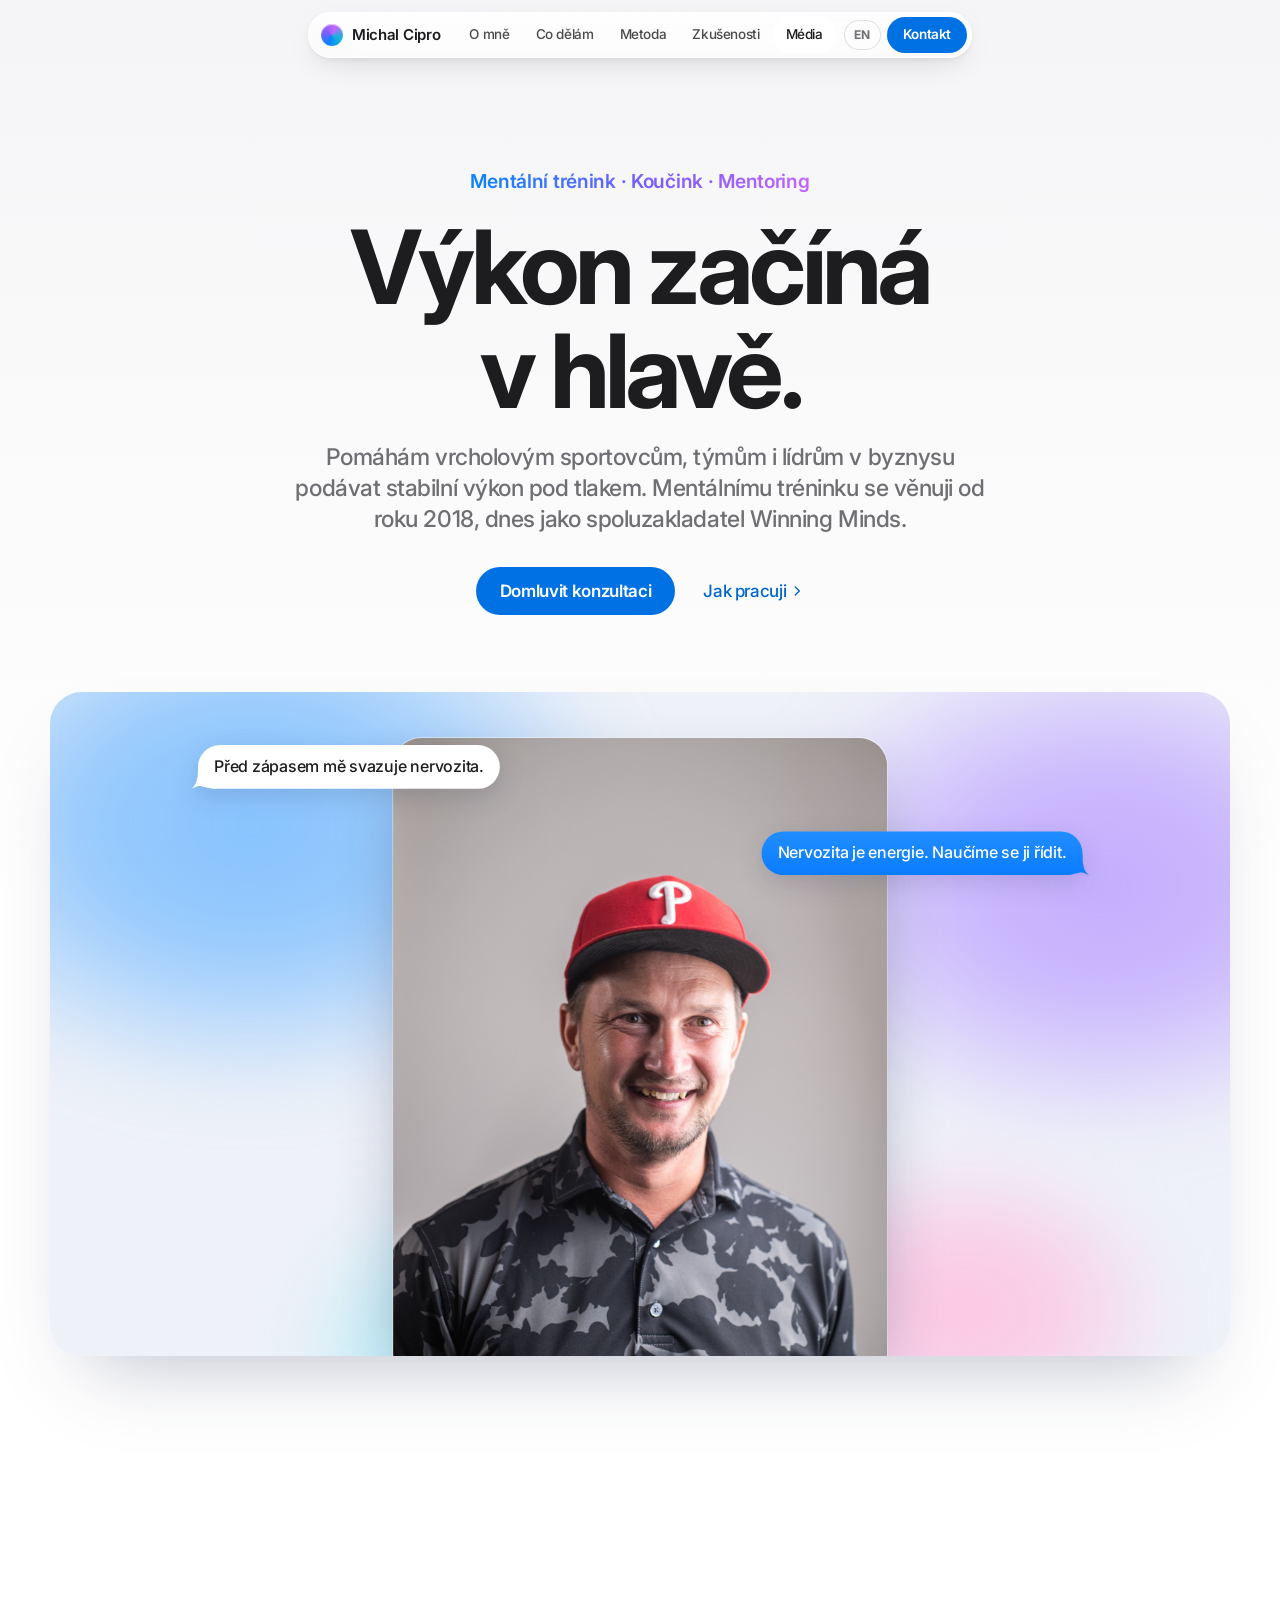
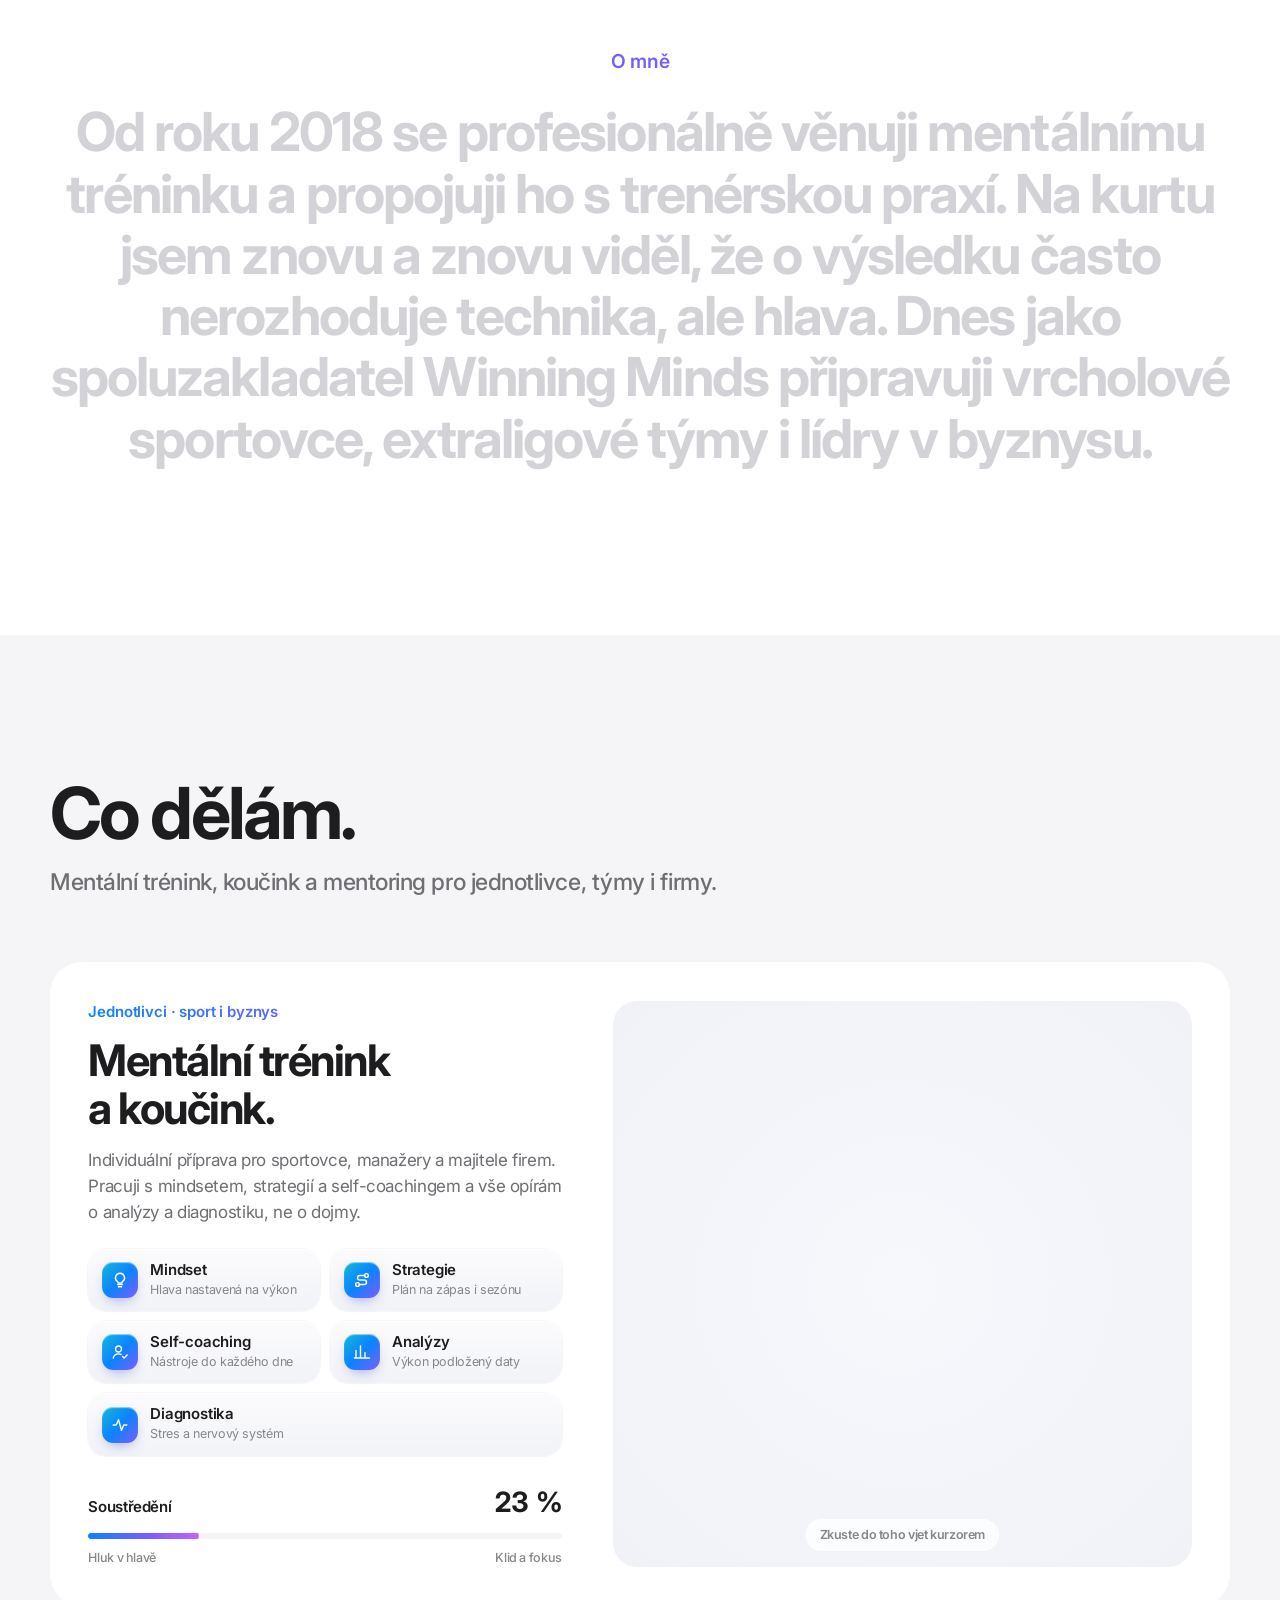
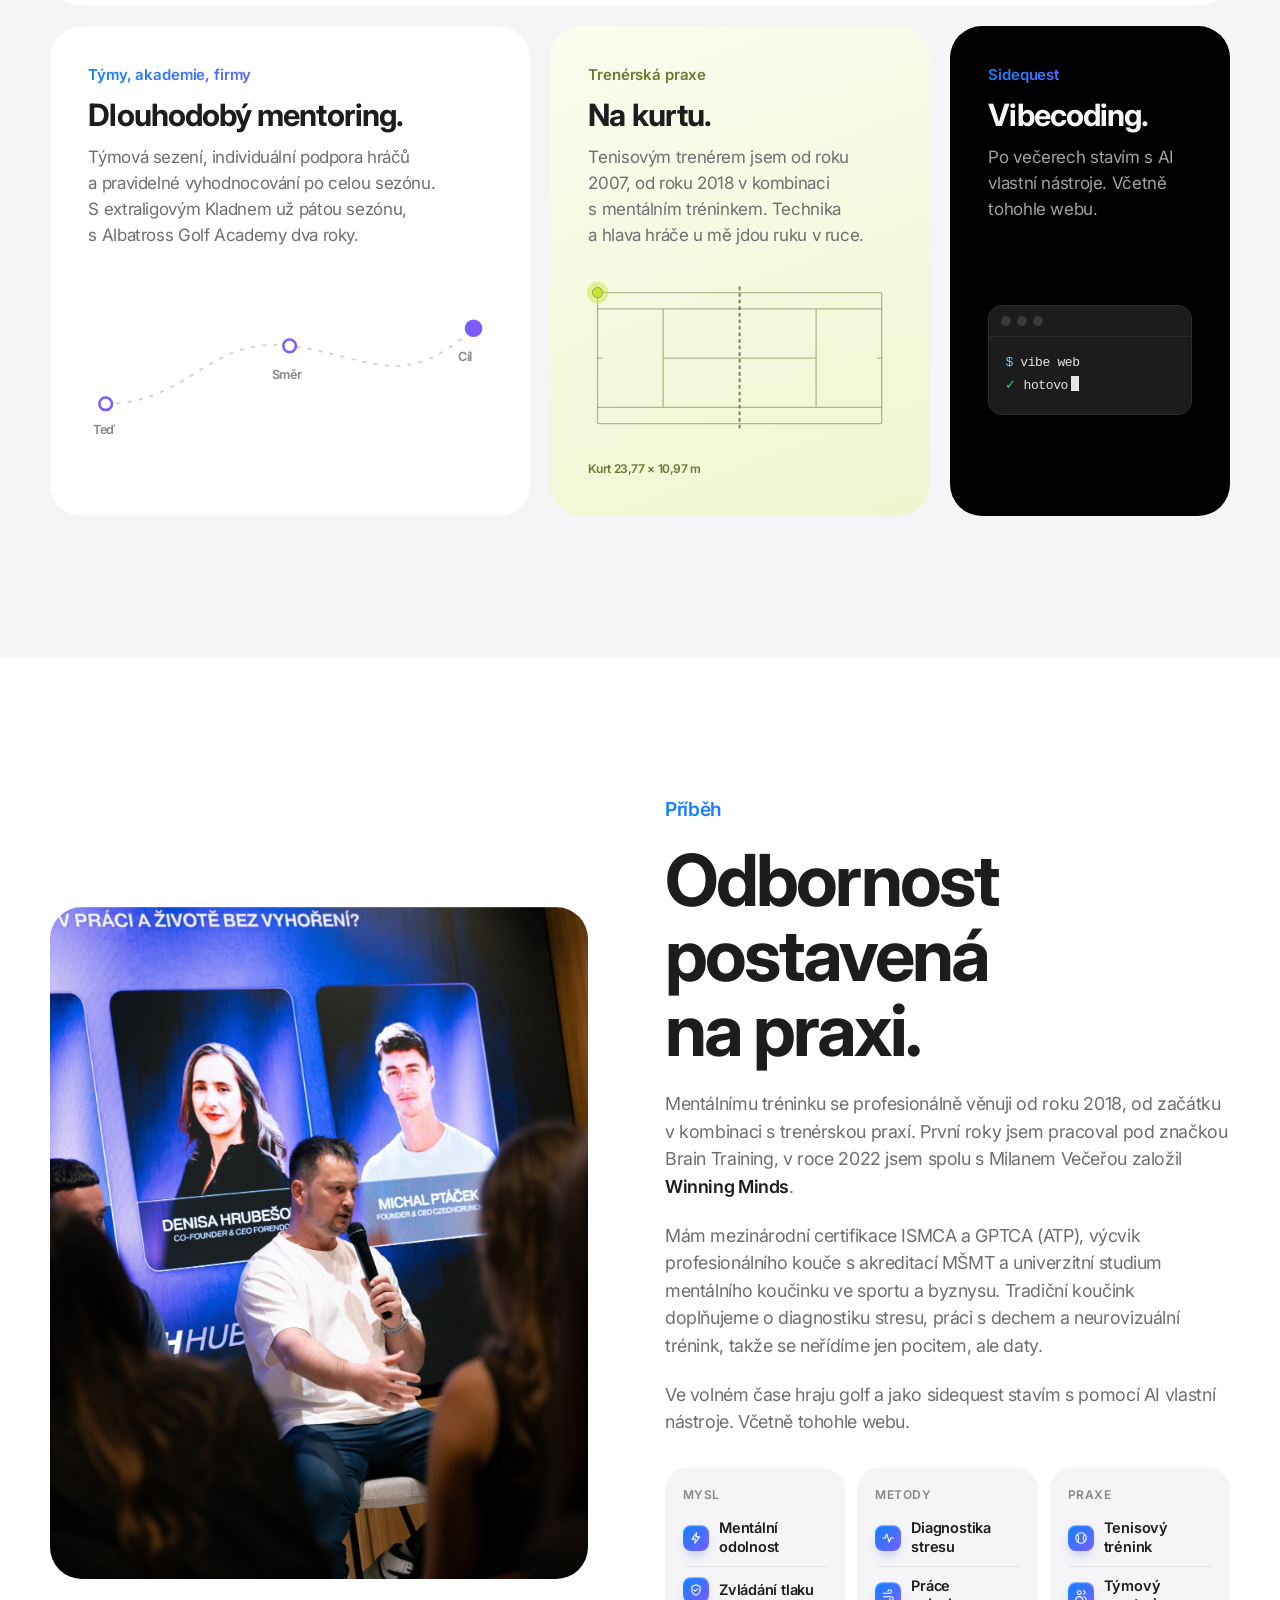
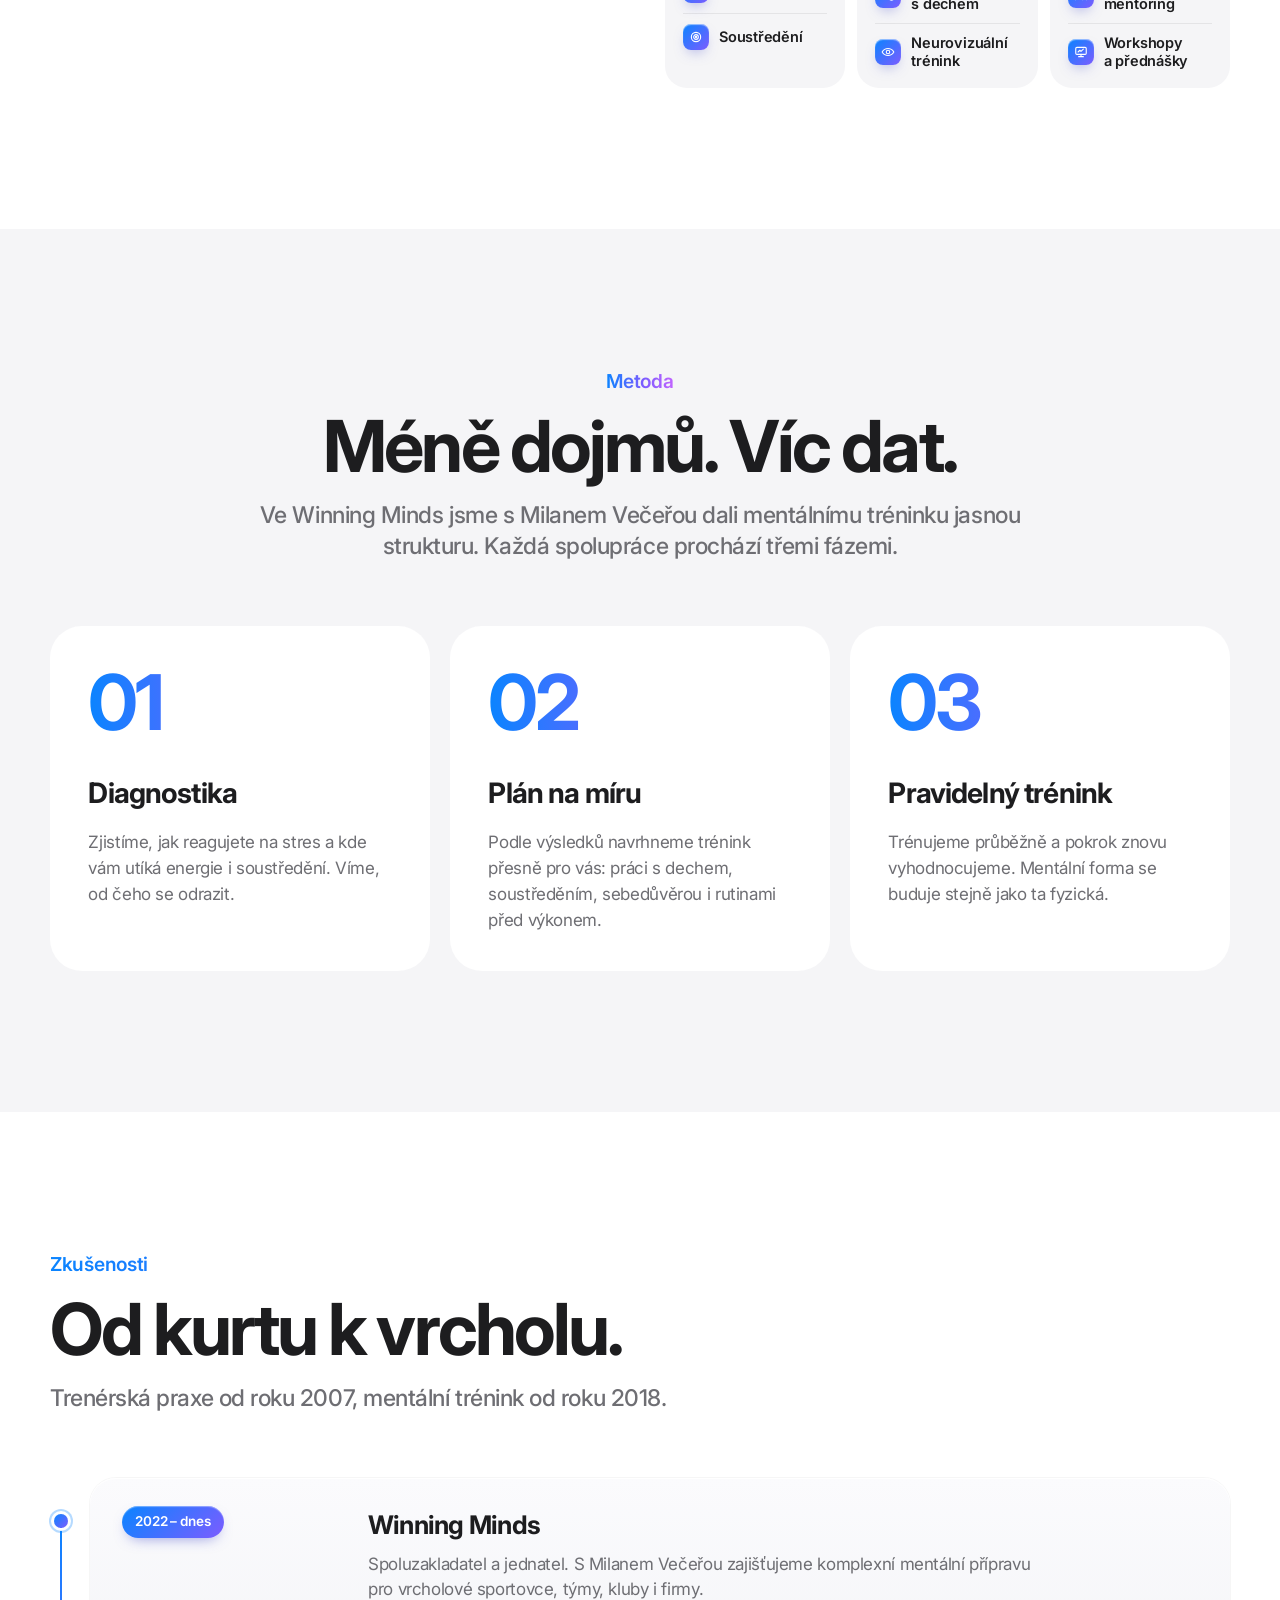
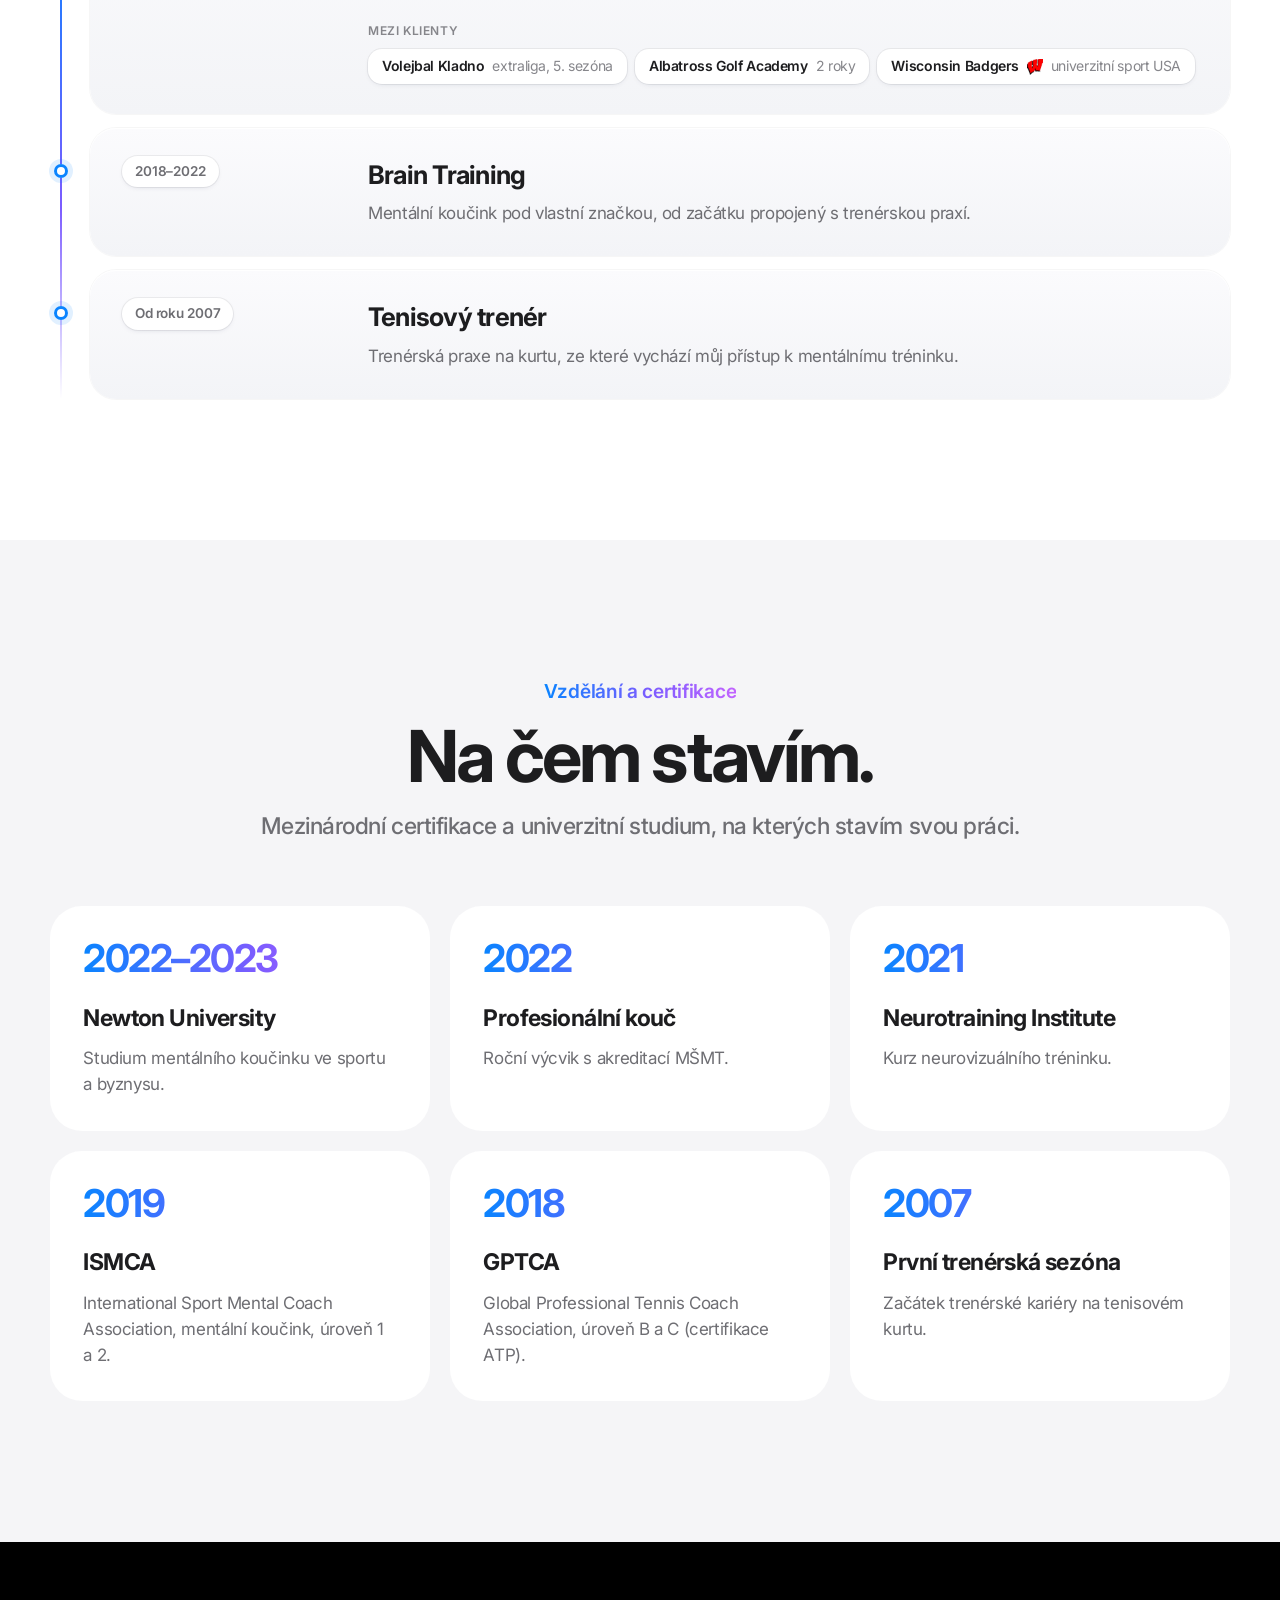
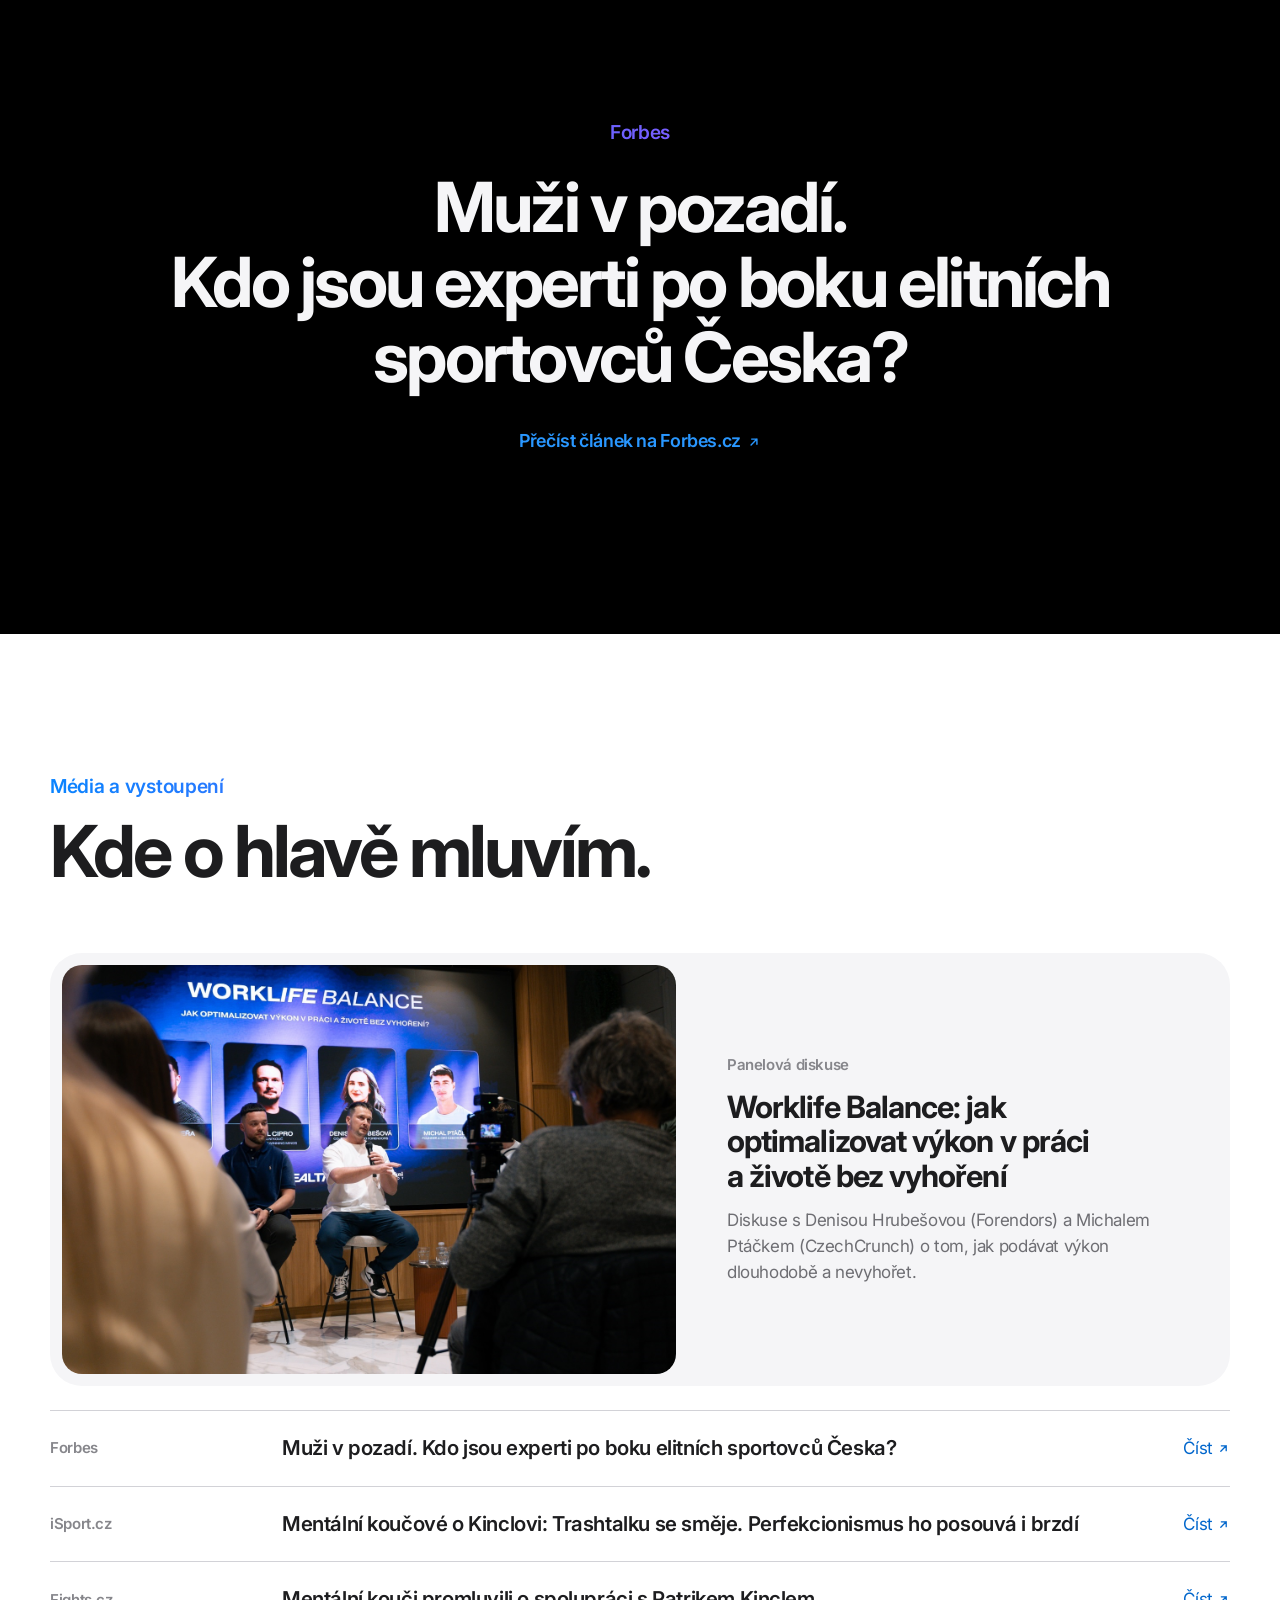
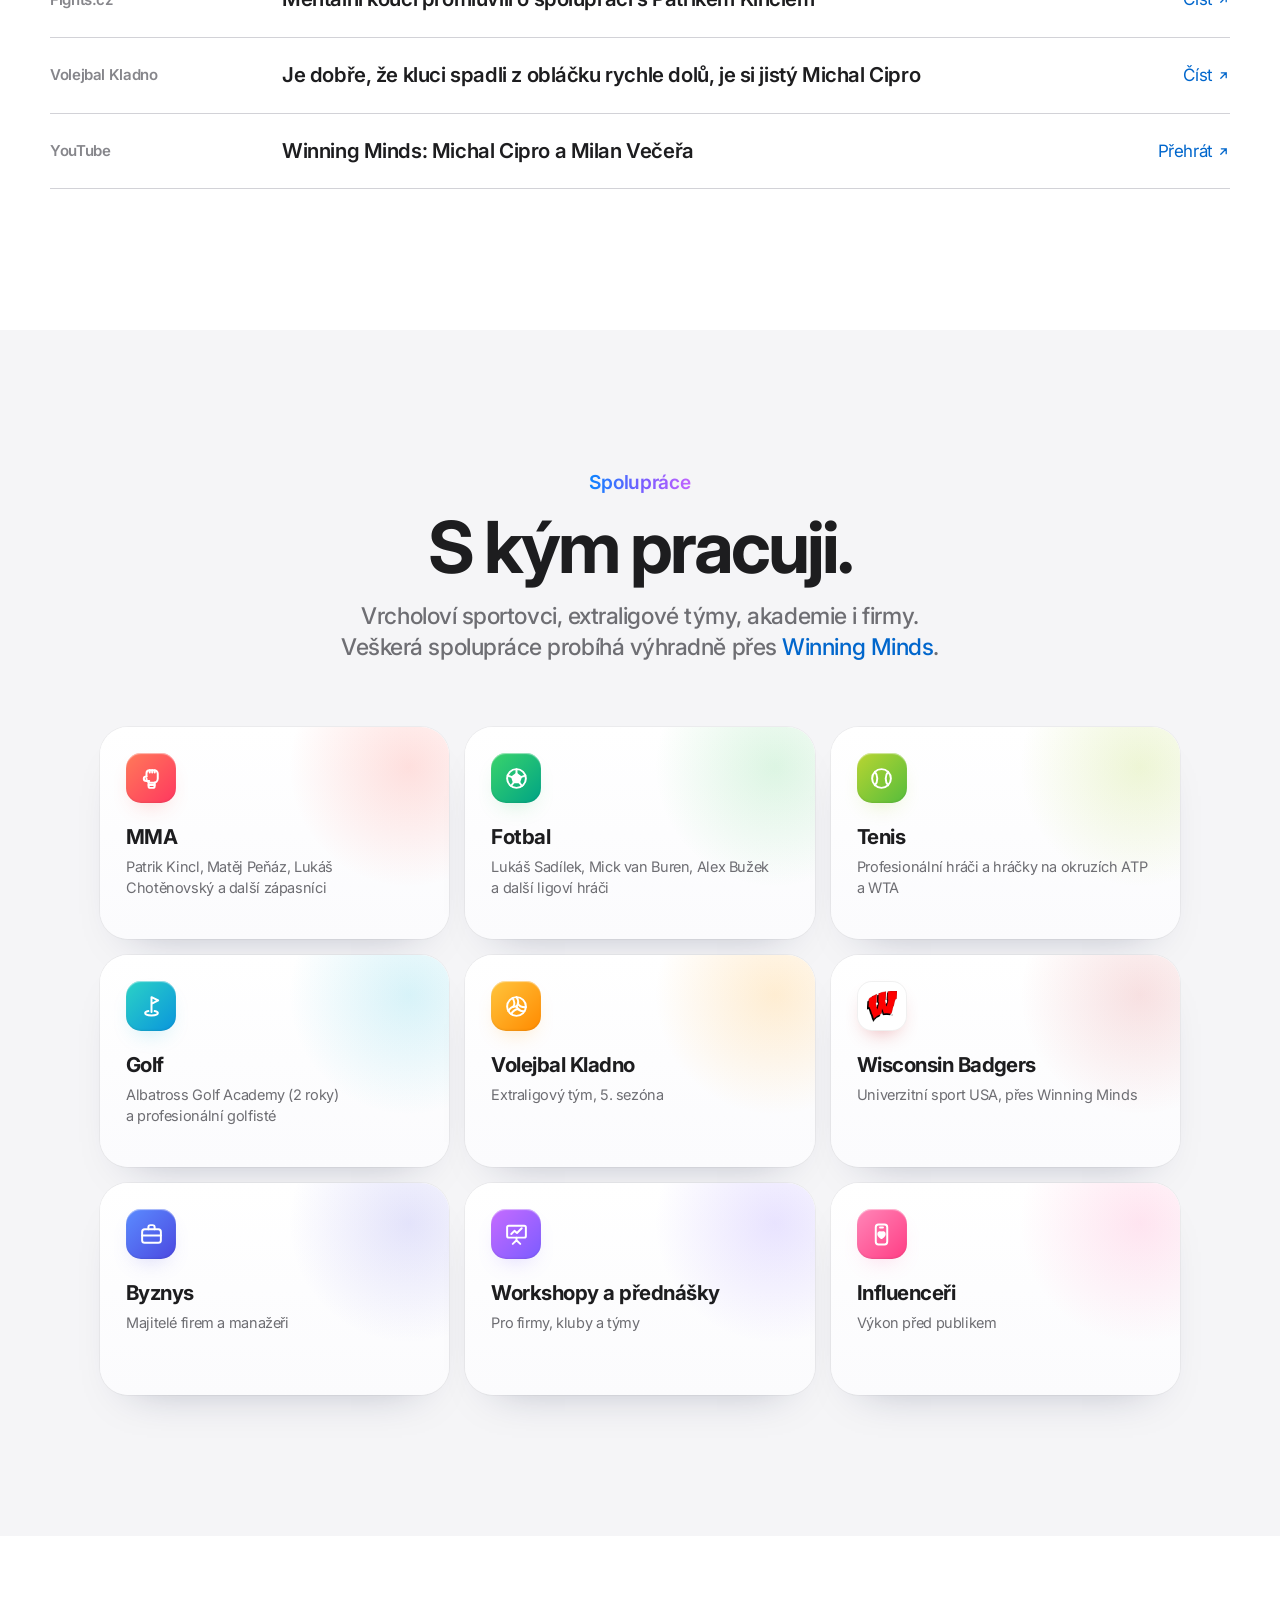
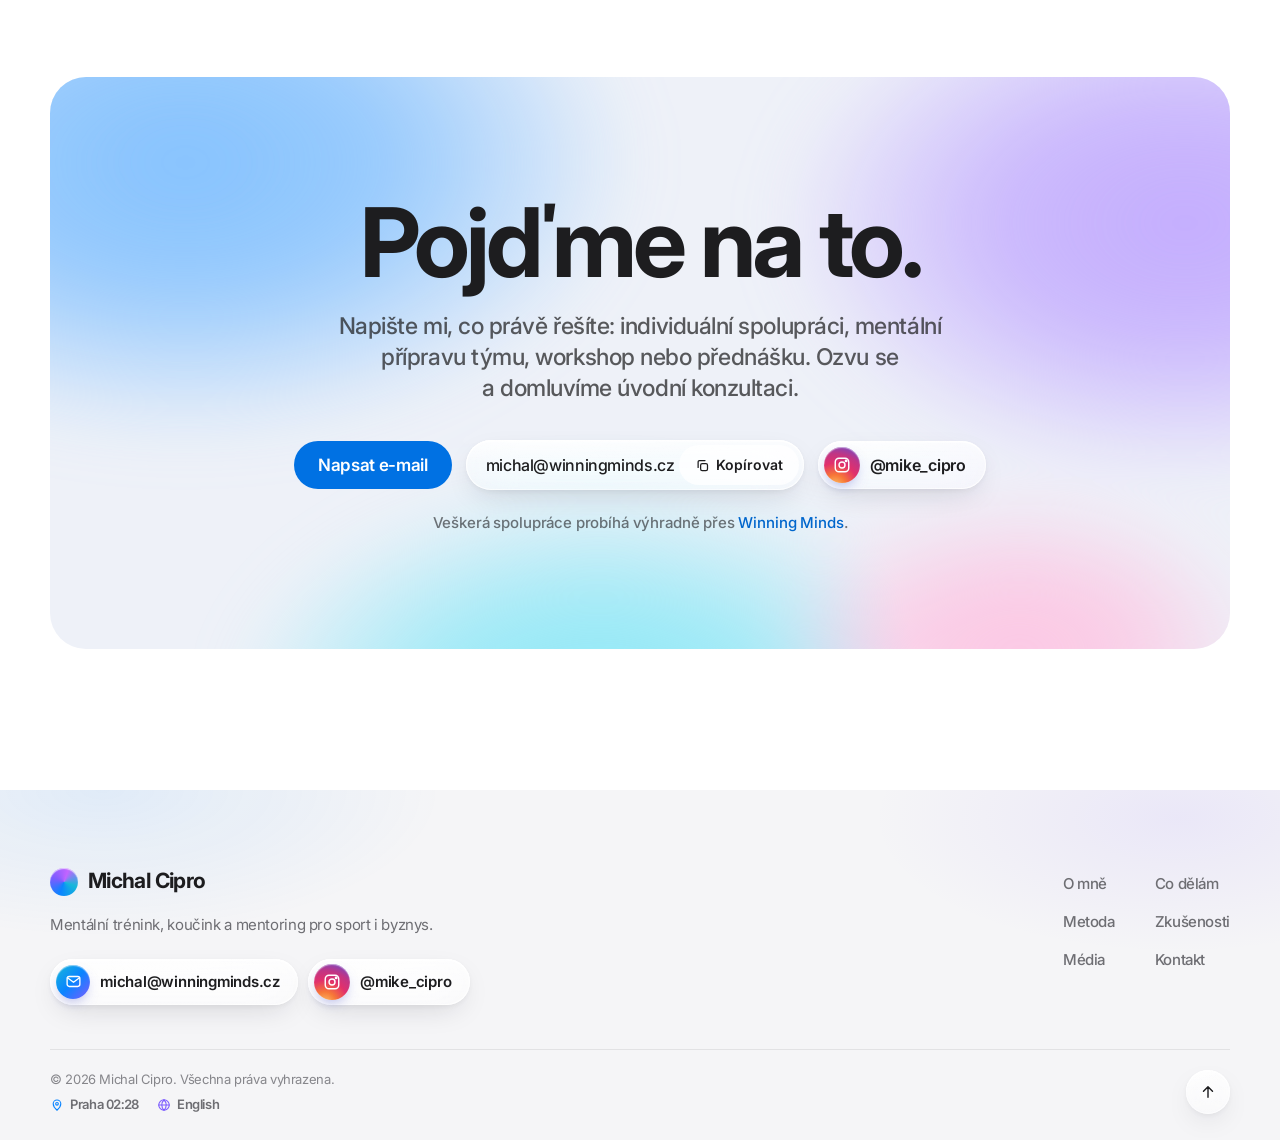
<file: index.html>
<!doctype html>
<html lang="cs">
<head>
<meta charset="utf-8">
<meta name="viewport" content="width=device-width, initial-scale=1, viewport-fit=cover">
<title>Michal Cipro | Mentální trénink, koučink a mentoring</title>
<meta name="description" content="Michal Cipro, mentální kouč a spoluzakladatel Winning Minds. Od roku 2018 mentální trénink, koučink a mentoring pro vrcholové sportovce, týmy a lídry v byznysu.">
<link rel="canonical" href="https://michalcipro.com/">
<link rel="alternate" hreflang="cs" href="https://michalcipro.com/">
<link rel="alternate" hreflang="en" href="https://michalcipro.com/en/">
<link rel="alternate" hreflang="x-default" href="https://michalcipro.com/">
<meta property="og:type" content="website">
<meta property="og:locale" content="cs_CZ">
<meta property="og:locale:alternate" content="en_US">
<meta property="og:url" content="https://michalcipro.com/">
<meta property="og:title" content="Michal Cipro | Výkon začíná v hlavě">
<meta property="og:description" content="Mentální trénink, koučink a mentoring pro vrcholové sportovce, týmy a lídry v byznysu.">
<meta property="og:image" content="https://michalcipro.com/assets/img/michal-portrait.jpg">
<meta name="theme-color" content="#f5f5f7">
<link rel="icon" href="assets/favicon.svg" type="image/svg+xml">
<link rel="preconnect" href="https://fonts.googleapis.com">
<link rel="preconnect" href="https://fonts.gstatic.com" crossorigin>
<link rel="stylesheet" href="https://fonts.googleapis.com/css2?family=Inter:wght@400..800&display=swap">
<link rel="preload" as="image" href="assets/img/michal-portrait.jpg">
<link rel="stylesheet" href="assets/css/style.css">
<script>(function(d){if(!matchMedia("(prefers-reduced-motion: reduce)").matches&&"IntersectionObserver"in window)d.classList.add("js");})(document.documentElement);</script>
<script type="application/ld+json">
{
  "@context": "https://schema.org",
  "@type": "Person",
  "name": "Michal Cipro",
  "url": "https://michalcipro.com/",
  "image": "https://michalcipro.com/assets/img/michal-portrait.jpg",
  "email": "mailto:michal@winningminds.cz",
  "sameAs": ["https://www.instagram.com/mike_cipro/"],
  "jobTitle": "Mentální kouč a mentor",
  "worksFor": {"@type": "Organization", "name": "Winning Minds", "url": "https://www.winningminds.cz/"},
  "alumniOf": {"@type": "CollegeOrUniversity", "name": "Newton University"},
  "knowsAbout": ["Mentální trénink", "Mentální koučink", "Mentoring", "Mentální příprava sportovců", "Neurovizuální trénink", "Tenis"]
}
</script>
<script src="assets/js/main.js" defer></script>
<script>(function(){try{var m=/[?&](ne)?merit(?:=[^&]*)?(?:&|$)/.exec(location.search);if(!m)return;if(m[1])localStorage.setItem("umami.disabled","1");else localStorage.removeItem("umami.disabled");history.replaceState(null,"",location.pathname+location.hash);}catch(e){}})();</script>
<script defer src="https://cloud.umami.is/script.js" data-website-id="4383c4b7-8795-4317-861c-8ba5e25038ee" data-domains="michalcipro.com"></script>
</head>
<body>
<!-- BODY:START -->
<header class="nav-wrap">
  <nav class="nav lg" id="nav" aria-label="Hlavní navigace">
    <a class="brand" href="#top"><span class="brand-dot" aria-hidden="true"></span>Michal Cipro</a>
    <ul class="nav-links">
      <li><a href="#o-mne">O&nbsp;mně</a></li>
      <li><a href="#co-delam">Co dělám</a></li>
      <li><a href="#metoda">Metoda</a></li>
      <li><a href="#zkusenosti">Zkušenosti</a></li>
      <li><a href="#media">Média</a></li>
    </ul>
    <a class="nav-lang" href="en/" hreflang="en" lang="en" data-umami-event="Přepnutí jazyka" data-umami-event-na="en" data-umami-event-misto="menu" title="English version">EN</a>
    <a class="nav-cta" href="#kontakt" data-track="Kontakt v menu">Kontakt</a>
    <button class="menu-btn" id="menu-btn" type="button" aria-label="Menu" aria-expanded="false" aria-controls="mobile-menu"><span></span><span></span></button>
  </nav>
</header>
<nav class="mobile-menu lg" id="mobile-menu" aria-label="Menu" hidden>
  <a href="#o-mne">O&nbsp;mně</a>
  <a href="#co-delam">Co dělám</a>
  <a href="#metoda">Metoda</a>
  <a href="#zkusenosti">Zkušenosti</a>
  <a href="#media">Média</a>
  <a href="#kontakt">Kontakt</a>
  <a class="menu-lang" href="en/" hreflang="en" lang="en" data-umami-event="Přepnutí jazyka" data-umami-event-na="en" data-umami-event-misto="mobilní menu"><svg viewBox="0 0 24 24" fill="none" stroke="currentColor" stroke-width="1.9" stroke-linecap="round" stroke-linejoin="round" aria-hidden="true"><circle cx="12" cy="12" r="9"/><path d="M3 12h18M12 3c2.5 2.6 3.8 5.6 3.8 9s-1.3 6.4-3.8 9c-2.5-2.6-3.8-5.6-3.8-9S9.5 5.6 12 3z"/></svg>English</a>
</nav>

<main id="top">

  <section class="hero" aria-labelledby="hero-title">
    <div class="hero-text">
      <p class="eyebrow grad rv">Mentální trénink · Koučink · Mentoring</p>
      <h1 class="h-hero rv" style="--d:.08s" id="hero-title">Výkon začíná<br>v&nbsp;hlavě.</h1>
      <p class="sub rv" style="--d:.16s">Pomáhám vrcholovým sportovcům, týmům i&nbsp;lídrům v&nbsp;byznysu podávat stabilní výkon pod tlakem. Mentálnímu tréninku se věnuji od roku 2018, dnes jako spoluzakladatel Winning&nbsp;Minds.</p>
      <div class="ctas rv" style="--d:.24s">
        <a class="btn btn-blue" href="#kontakt" data-track="Domluvit konzultaci">Domluvit konzultaci</a>
        <a class="link-more" href="#metoda" data-track="Jak pracuji">Jak pracuji <svg viewBox="0 0 24 24" fill="none" stroke="currentColor" stroke-width="2.4" stroke-linecap="round" stroke-linejoin="round" aria-hidden="true"><path d="m9 5 7 7-7 7"/></svg></a>
      </div>
    </div>
    <div class="stage-wrap">
      <div class="stage rv" style="--d:.3s" id="stage">
        <div class="mesh" aria-hidden="true"><i></i><i></i><i></i><i></i></div>
        <figure class="stage-photo">
          <img src="assets/img/michal-portrait.jpg" alt="Michal Cipro" width="1333" height="2000" fetchpriority="high">
        </figure>
        <div class="chat" id="chat" aria-hidden="true">
          <div class="b in" style="--slot:0"><span>Před zápasem mě svazuje nervozita.</span></div>
          <div class="b out" style="--slot:1"><span>Nervozita je energie. Naučíme se ji řídit.</span></div>
          <div class="b in" style="--slot:2"><span>Pod tlakem se mi třesou ruce.</span></div>
          <div class="b out" style="--slot:3"><span>Postavíme rutinu a&nbsp;dech mezi výměnami.</span></div>
          <div class="b in" style="--slot:4"><span>Bojím se, že zase prohraju.</span></div>
          <div class="b out last" style="--slot:5"><span>Strach z&nbsp;porážky rozebereme krok po kroku.</span></div>
        </div>
        <p class="sr-only">S&nbsp;čím sportovcům pomáhám: nervozita před zápasem, výkon pod tlakem, strach z&nbsp;porážky, motivace, sebevědomí a&nbsp;analýza dat.</p>
      </div>
    </div>
  </section>

  <section class="manifest wrap" id="o-mne" aria-label="O mně">
    <p class="eyebrow grad rv">O&nbsp;mně</p>
    <p class="manifest-text" id="manifest">Od roku 2018 se profesionálně věnuji mentálnímu tréninku a&nbsp;propojuji ho s&nbsp;trenérskou praxí. Na kurtu jsem znovu a&nbsp;znovu viděl, že o&nbsp;výsledku často nerozhoduje technika, ale <span class="g">hlava.</span> Dnes jako spoluzakladatel Winning&nbsp;Minds připravuji vrcholové sportovce, extraligové týmy i&nbsp;lídry v&nbsp;byznysu.</p>
  </section>

  <section class="section gray" id="co-delam" aria-labelledby="services-title">
    <div class="wrap">
      <div class="sec-head">
        <h2 class="h-sec rv" id="services-title">Co dělám.</h2>
        <p class="sub rv">Mentální trénink, koučink a&nbsp;mentoring pro jednotlivce, týmy i&nbsp;firmy.</p>
      </div>
      <div class="bento">
        <article class="tile tile-xl rv" id="mentalni-koucink">
          <div class="xl-text">
            <p class="tile-kicker grad">Jednotlivci · sport i&nbsp;byznys</p>
            <h3 class="h-tile">Mentální trénink a&nbsp;koučink.</h3>
            <p class="body">Individuální příprava pro sportovce, manažery a&nbsp;majitele firem. Pracuji s&nbsp;mindsetem, strategií a&nbsp;self-coachingem a&nbsp;vše opírám o&nbsp;analýzy a&nbsp;diagnostiku, ne o&nbsp;dojmy.</p>
            <ul class="features"><li><span class="f-ic"><svg viewBox="0 0 24 24" fill="none" stroke="currentColor" stroke-width="1.9" stroke-linecap="round" stroke-linejoin="round" aria-hidden="true"><path d="M9 18h6M10 21h4"/><path d="M12 3a6 6 0 0 0-3.5 10.9c.6.5 1 1.2 1 2V16h5v-.1c0-.8.4-1.5 1-2A6 6 0 0 0 12 3Z"/></svg></span><span><strong>Mindset</strong><em>Hlava nastavená na výkon</em></span></li><li><span class="f-ic"><svg viewBox="0 0 24 24" fill="none" stroke="currentColor" stroke-width="1.9" stroke-linecap="round" stroke-linejoin="round" aria-hidden="true"><circle cx="6" cy="18" r="2.5"/><circle cx="18" cy="6" r="2.5"/><path d="M8.5 18H15a3 3 0 0 0 0-6H9a3 3 0 0 1 0-6h6.5"/></svg></span><span><strong>Strategie</strong><em>Plán na zápas i&nbsp;sezónu</em></span></li><li><span class="f-ic"><svg viewBox="0 0 24 24" fill="none" stroke="currentColor" stroke-width="1.9" stroke-linecap="round" stroke-linejoin="round" aria-hidden="true"><circle cx="10" cy="8" r="4"/><path d="M3 20c.8-3.6 3.5-5.5 7-5.5 1.3 0 2.5.3 3.5.8"/><path d="m15.5 18 2 2 4-4"/></svg></span><span><strong>Self-coaching</strong><em>Nástroje do každého dne</em></span></li><li><span class="f-ic"><svg viewBox="0 0 24 24" fill="none" stroke="currentColor" stroke-width="1.9" stroke-linecap="round" stroke-linejoin="round" aria-hidden="true"><path d="M4 20V10M10 20V4M16 20v-7M22 20H2"/></svg></span><span><strong>Analýzy</strong><em>Výkon podložený daty</em></span></li><li><span class="f-ic"><svg viewBox="0 0 24 24" fill="none" stroke="currentColor" stroke-width="1.9" stroke-linecap="round" stroke-linejoin="round" aria-hidden="true"><path d="M3 12h4l3-7 4 14 3-7h4"/></svg></span><span><strong>Diagnostika</strong><em>Stres a&nbsp;nervový systém</em></span></li></ul>
            <div class="focus-meter" aria-hidden="true">
              <div class="fm-row"><span class="fm-label">Soustředění</span><span class="fm-val" id="fm-val">0 %</span></div>
              <div class="fm-bar"><i id="fm-fill"></i></div>
              <div class="fm-ends"><span>Hluk v&nbsp;hlavě</span><span>Klid a&nbsp;fokus</span></div>
            </div>
          </div>
          <div class="focus-stage" id="focus-stage" aria-hidden="true">
            <canvas id="focus-canvas"></canvas>
            <span class="focus-hint">Zkuste do toho vjet kurzorem</span>
          </div>
        </article>

        <article class="tile tile-l rv" style="--d:.06s" id="mentoring">
          <p class="tile-kicker grad">Týmy, akademie, firmy</p>
          <h3 class="h-tile">Dlouhodobý mentoring.</h3>
          <p class="body">Týmová sezení, individuální podpora hráčů a&nbsp;pravidelné vyhodnocování po celou sezónu. S&nbsp;extraligovým Kladnem už pátou sezónu, s&nbsp;Albatross Golf Academy dva roky.</p>
          <div class="visual">
            <svg class="path-art" id="path-art" viewBox="0 0 320 110" aria-hidden="true">
              <defs>
                <linearGradient id="path-grad" x1="0" x2="1" y1="0" y2="0">
                  <stop offset="0" class="stop-a"/>
                  <stop offset=".5" class="stop-b"/>
                  <stop offset="1" class="stop-c"/>
                </linearGradient>
              </defs>
              <path class="path-bg" d="M14 80C80 80 96 26 160 34S250 72 306 20"/>
              <path class="path-fg" pathLength="1" d="M14 80C80 80 96 26 160 34S250 72 306 20"/>
              <circle class="node" cx="14" cy="80" r="5"/>
              <circle class="node" cx="160" cy="34" r="5"/>
              <circle class="node node-goal" cx="306" cy="20" r="6"/>
              <text x="4" y="104">Teď</text>
              <text x="146" y="60">Směr</text>
              <text x="294" y="46">Cíl</text>
            </svg>
          </div>
        </article>

        <article class="tile tile-m court-tile rv" style="--d:.12s" id="na-kurtu">
          <p class="tile-kicker" style="color:#6b7a2e">Trenérská praxe</p>
          <h3 class="h-tile">Na kurtu.</h3>
          <p class="body">Tenisovým trenérem jsem od roku 2007, od roku 2018 v&nbsp;kombinaci s&nbsp;mentálním tréninkem. Technika a&nbsp;hlava hráče u&nbsp;mě jdou ruku v&nbsp;ruce.</p>
          <div class="visual">
            <svg class="court" viewBox="-8 -8 253.7 125.7" aria-hidden="true">
              <rect class="ln" x="0" y="0" width="237.7" height="109.7" rx="1"/>
              <path class="ln" d="M0 13.7H237.7M0 96H237.7M54.85 13.7V96M182.85 13.7V96M54.85 54.85H182.85M0 54.85H4M233.7 54.85H237.7"/>
              <path class="net" d="M118.85 -5V114.7"/>
              <g class="ball"><circle class="ball-glow" r="9"/><circle class="ball-core" r="4.2"/></g>
            </svg>
          </div>
          <span class="art-label">Kurt 23,77 × 10,97 m</span>
        </article>

        <article class="tile tile-s dark rv" style="--d:.18s" id="vibecoding">
          <p class="tile-kicker grad">Sidequest</p>
          <h3 class="h-tile">Vibecoding.</h3>
          <p class="body">Po večerech stavím s&nbsp;AI vlastní nástroje. Včetně tohohle webu.</p>
          <div class="visual">
            <div class="term" aria-hidden="true">
              <div class="term-bar"><i></i><i></i><i></i></div>
<pre><span class="pr">$</span> vibe web
<span class="ok">✓</span> hotovo<span class="caret"></span></pre>
            </div>
          </div>
        </article>
      </div>
    </div>
  </section>

  <section class="section wrap" aria-labelledby="about-title">
    <div class="about">
      <figure class="about-photo rv" id="about-photo">
        <img src="assets/img/michal-rozhovor.jpg" alt="Michal Cipro mluví na panelové diskusi" loading="lazy" width="1334" height="2000">
      </figure>
      <div class="about-body">
        <p class="eyebrow grad rv">Příběh</p>
        <h2 class="h-sec rv" id="about-title">Odbornost postavená na&nbsp;praxi.</h2>
        <p class="body rv">Mentálnímu tréninku se profesionálně věnuji od roku 2018, od začátku v&nbsp;kombinaci s&nbsp;trenérskou praxí. První roky jsem pracoval pod značkou Brain Training, v&nbsp;roce 2022 jsem spolu s&nbsp;Milanem Večeřou založil <strong>Winning&nbsp;Minds</strong>.</p>
        <p class="body rv">Mám mezinárodní certifikace ISMCA a&nbsp;GPTCA (ATP), výcvik profesionálního kouče s&nbsp;akreditací MŠMT a&nbsp;univerzitní studium mentálního koučinku ve sportu a&nbsp;byznysu. Tradiční koučink doplňujeme o&nbsp;diagnostiku stresu, práci s&nbsp;dechem a&nbsp;neurovizuální trénink, takže se neřídíme jen pocitem, ale daty.</p>
        <p class="body rv">Ve volném čase hraju golf a&nbsp;jako sidequest stavím s&nbsp;pomocí AI vlastní nástroje. Včetně tohohle webu.</p>
        <div class="skillset rv" aria-label="Dovednosti"><div class="sk-group"><p class="sk-title">Mysl</p><ul><li><span class="sk-ic"><svg viewBox="0 0 24 24" fill="none" stroke="currentColor" stroke-width="1.9" stroke-linecap="round" stroke-linejoin="round" aria-hidden="true"><path d="M13 3 5 14h6l-1 7 8-11h-6z"/></svg></span>Mentální odolnost</li><li><span class="sk-ic"><svg viewBox="0 0 24 24" fill="none" stroke="currentColor" stroke-width="1.9" stroke-linecap="round" stroke-linejoin="round" aria-hidden="true"><path d="M12 3 5 6v6c0 4.5 3 7.6 7 9 4-1.4 7-4.5 7-9V6z"/><path d="m9 12 2 2 4-4"/></svg></span>Zvládání tlaku</li><li><span class="sk-ic"><svg viewBox="0 0 24 24" fill="none" stroke="currentColor" stroke-width="1.9" stroke-linecap="round" stroke-linejoin="round" aria-hidden="true"><circle cx="12" cy="12" r="8"/><circle cx="12" cy="12" r="4"/><circle cx="12" cy="12" r="1" fill="currentColor"/></svg></span>Soustředění</li></ul></div><div class="sk-group"><p class="sk-title">Metody</p><ul><li><span class="sk-ic"><svg viewBox="0 0 24 24" fill="none" stroke="currentColor" stroke-width="1.9" stroke-linecap="round" stroke-linejoin="round" aria-hidden="true"><path d="M3 12h4l3-7 4 14 3-7h4"/></svg></span>Diagnostika stresu</li><li><span class="sk-ic"><svg viewBox="0 0 24 24" fill="none" stroke="currentColor" stroke-width="1.9" stroke-linecap="round" stroke-linejoin="round" aria-hidden="true"><path d="M4 9h11a3 3 0 1 0-3-3M4 15h14a3 3 0 1 1-3 3"/></svg></span>Práce s&nbsp;dechem</li><li><span class="sk-ic"><svg viewBox="0 0 24 24" fill="none" stroke="currentColor" stroke-width="1.9" stroke-linecap="round" stroke-linejoin="round" aria-hidden="true"><path d="M2 12s3.6-6 10-6 10 6 10 6-3.6 6-10 6S2 12 2 12Z"/><circle cx="12" cy="12" r="3"/></svg></span>Neurovizuální trénink</li></ul></div><div class="sk-group"><p class="sk-title">Praxe</p><ul><li><span class="sk-ic"><svg viewBox="0 0 24 24" fill="none" stroke="currentColor" stroke-width="1.9" stroke-linecap="round" stroke-linejoin="round" aria-hidden="true"><circle cx="12" cy="12" r="9"/><path d="M5.7 5.6c3 3.2 3 9.6 0 12.8M18.3 5.6c-3 3.2-3 9.6 0 12.8"/></svg></span>Tenisový trénink</li><li><span class="sk-ic"><svg viewBox="0 0 24 24" fill="none" stroke="currentColor" stroke-width="1.9" stroke-linecap="round" stroke-linejoin="round" aria-hidden="true"><circle cx="9" cy="8" r="3.2"/><path d="M3 20c.6-3.4 3-5.4 6-5.4s5.4 2 6 5.4"/><path d="M16 4.6a3 3 0 0 1 0 6"/><path d="M21 20c-.4-2.7-1.9-4.4-4-5"/></svg></span>Týmový mentoring</li><li><span class="sk-ic"><svg viewBox="0 0 24 24" fill="none" stroke="currentColor" stroke-width="1.9" stroke-linecap="round" stroke-linejoin="round" aria-hidden="true"><rect x="3" y="4" width="18" height="12" rx="2"/><path d="M12 16v4M8 20h8"/><path d="m7 12 3-3 2 2 4-4"/></svg></span>Workshopy a&nbsp;přednášky</li></ul></div></div>
      </div>
    </div>
  </section>

  <section class="section gray" id="metoda" aria-labelledby="method-title">
    <div class="wrap">
      <div class="sec-head center">
        <p class="eyebrow grad rv">Metoda</p>
        <h2 class="h-sec rv" id="method-title">Méně dojmů. Víc dat.</h2>
        <p class="sub rv">Ve Winning&nbsp;Minds jsme s&nbsp;Milanem Večeřou dali mentálnímu tréninku jasnou strukturu. Každá spolupráce prochází třemi fázemi.</p>
      </div>
      <ol class="steps">
        <li class="step rv">
          <span class="step-no grad">01</span>
          <h3>Diagnostika</h3>
          <p class="body">Zjistíme, jak reagujete na stres a&nbsp;kde vám utíká energie i&nbsp;soustředění. Víme, od čeho se odrazit.</p>
        </li>
        <li class="step rv" style="--d:.08s">
          <span class="step-no grad">02</span>
          <h3>Plán na míru</h3>
          <p class="body">Podle výsledků navrhneme trénink přesně pro vás: práci s&nbsp;dechem, soustředěním, sebedůvěrou i&nbsp;rutinami před výkonem.</p>
        </li>
        <li class="step rv" style="--d:.16s">
          <span class="step-no grad">03</span>
          <h3>Pravidelný trénink</h3>
          <p class="body">Trénujeme průběžně a&nbsp;pokrok znovu vyhodnocujeme. Mentální forma se buduje stejně jako ta fyzická.</p>
        </li>
      </ol>
    </div>
  </section>

  <section class="section wrap" id="zkusenosti" aria-labelledby="exp-title">
    <div class="sec-head">
      <p class="eyebrow grad rv">Zkušenosti</p>
      <h2 class="h-sec rv" id="exp-title">Od kurtu k&nbsp;vrcholu.</h2>
      <p class="sub rv">Trenérská praxe od roku 2007, mentální trénink od roku 2018.</p>
    </div>
    <ol class="exp">
      <li class="rv exp-now"><span class="exp-when">2022 – dnes</span><div><h3>Winning&nbsp;Minds</h3><p>Spoluzakladatel a&nbsp;jednatel. S&nbsp;Milanem Večeřou zajišťujeme komplexní mentální přípravu pro vrcholové sportovce, týmy, kluby i&nbsp;firmy.</p><p class="exp-clients-label">Mezi klienty</p><ul class="exp-clients"><li><b>Volejbal Kladno</b><span>extraliga, 5.&nbsp;sezóna</span></li><li><b>Albatross Golf Academy</b><span>2&nbsp;roky</span></li><li><b>Wisconsin Badgers</b><img src="assets/img/wisconsin-w.png" alt="" width="373" height="380" loading="lazy"><span>univerzitní sport USA</span></li></ul></div></li>
      <li class="rv"><span class="exp-when">2018–2022</span><div><h3>Brain Training</h3><p>Mentální koučink pod vlastní značkou, od začátku propojený s&nbsp;trenérskou praxí.</p></div></li>
      <li class="rv"><span class="exp-when">Od roku 2007</span><div><h3>Tenisový trenér</h3><p>Trenérská praxe na kurtu, ze které vychází můj přístup k&nbsp;mentálnímu tréninku.</p></div></li>
    </ol>
  </section>

  <section class="section gray" id="vzdelani" aria-labelledby="edu-title">
    <div class="wrap">
      <div class="sec-head center">
        <p class="eyebrow grad rv">Vzdělání a&nbsp;certifikace</p>
        <h2 class="h-sec rv" id="edu-title">Na čem stavím.</h2>
        <p class="sub rv">Mezinárodní certifikace a&nbsp;univerzitní studium, na kterých stavím svou práci.</p>
      </div>
      <ol class="edu">
        <li class="edu-card rv" style="--d:0.00s"><span class="edu-year grad">2022–2023</span><h3>Newton University</h3><p class="body">Studium mentálního koučinku ve sportu a&nbsp;byznysu.</p></li>
        <li class="edu-card rv" style="--d:0.05s"><span class="edu-year grad">2022</span><h3>Profesionální kouč</h3><p class="body">Roční výcvik s&nbsp;akreditací MŠMT.</p></li>
        <li class="edu-card rv" style="--d:0.10s"><span class="edu-year grad">2021</span><h3>Neurotraining Institute</h3><p class="body">Kurz neurovizuálního tréninku.</p></li>
        <li class="edu-card rv" style="--d:0.15s"><span class="edu-year grad">2019</span><h3>ISMCA</h3><p class="body">International Sport Mental Coach Association, mentální koučink, úroveň 1 a&nbsp;2.</p></li>
        <li class="edu-card rv" style="--d:0.20s"><span class="edu-year grad">2018</span><h3>GPTCA</h3><p class="body">Global Professional Tennis Coach Association, úroveň B a&nbsp;C (certifikace ATP).</p></li>
        <li class="edu-card rv" style="--d:0.25s"><span class="edu-year grad">2007</span><h3>První trenérská sezóna</h3><p class="body">Začátek trenérské kariéry na tenisovém kurtu.</p></li>
      </ol>
    </div>
  </section>

  <section class="quote-sec" data-nav-dark aria-labelledby="forbes-title">
    <div class="wrap">
      <p class="eyebrow grad quote-src rv">Forbes</p>
      <h2 class="big-quote rv" id="forbes-title" style="--d:.08s">Muži v&nbsp;pozadí.<br>Kdo jsou experti po&nbsp;boku elitních sportovců Česka?</h2>
      <p class="quote-cap rv" style="--d:.16s"><a class="quote-go" data-umami-event="Článek" data-umami-event-zdroj="Forbes" data-umami-event-misto="pruh" href="https://forbes.cz/muzi-v-pozadi-kdo-jsou-experti-po-boku-elitnich-sportovcu-ceska/" target="_blank" rel="noopener">Přečíst článek na Forbes.cz <svg viewBox="0 0 24 24" fill="none" stroke="currentColor" stroke-width="2.4" stroke-linecap="round" stroke-linejoin="round" aria-hidden="true"><path d="M7 17 17 7M8 7h9v9"/></svg></a></p>
    </div>
  </section>

  <section class="section wrap" id="media" aria-labelledby="media-title">
    <div class="sec-head">
      <p class="eyebrow grad rv">Média a&nbsp;vystoupení</p>
      <h2 class="h-sec rv" id="media-title">Kde o&nbsp;hlavě mluvím.</h2>
    </div>
    <article class="feature rv">
      <div class="feature-media">
        <img src="assets/img/panel-worklife.jpg" alt="Michal Cipro na panelové diskusi Worklife Balance" loading="lazy" width="1458" height="972">
      </div>
      <div class="feature-body">
        <p class="feature-kicker">Panelová diskuse</p>
        <h3>Worklife Balance: jak optimalizovat výkon v&nbsp;práci a&nbsp;životě bez vyhoření</h3>
        <p class="body">Diskuse s&nbsp;Denisou Hrubešovou (Forendors) a&nbsp;Michalem Ptáčkem (CzechCrunch) o&nbsp;tom, jak podávat výkon dlouhodobě a&nbsp;nevyhořet.</p>
      </div>
    </article>
    <ul class="press">
      <li class="rv"><a data-umami-event="Článek" data-umami-event-zdroj="Forbes" data-umami-event-misto="média" href="https://forbes.cz/muzi-v-pozadi-kdo-jsou-experti-po-boku-elitnich-sportovcu-ceska/" target="_blank" rel="noopener"><span class="press-src">Forbes</span><span class="press-title">Muži v&nbsp;pozadí. Kdo jsou experti po boku elitních sportovců Česka?</span><span class="press-go">Číst <svg viewBox="0 0 24 24" fill="none" stroke="currentColor" stroke-width="2.4" stroke-linecap="round" stroke-linejoin="round" aria-hidden="true"><path d="M7 17 17 7M8 7h9v9"/></svg></span></a></li>
      <li class="rv"><a data-umami-event="Článek" data-umami-event-zdroj="iSport.cz" data-umami-event-misto="média" href="https://isport.blesk.cz/clanek/ostatni-mma-oktagon/470322/mentalni-koucove-o-kinclovi-trashtalku-se-smeje-perfekcionismus-ho-posouva-i-brzdi.html" target="_blank" rel="noopener"><span class="press-src">iSport.cz</span><span class="press-title">Mentální koučové o&nbsp;Kinclovi: Trashtalku se směje. Perfekcionismus ho posouvá i&nbsp;brzdí</span><span class="press-go">Číst <svg viewBox="0 0 24 24" fill="none" stroke="currentColor" stroke-width="2.4" stroke-linecap="round" stroke-linejoin="round" aria-hidden="true"><path d="M7 17 17 7M8 7h9v9"/></svg></span></a></li>
      <li class="rv"><a data-umami-event="Článek" data-umami-event-zdroj="Fights.cz" data-umami-event-misto="média" href="https://www.fights.cz/ceska-scena/neduvera-a-pohled-masoveho-vraha-mentalni-kouci-promluvili-o-spolupraci-s-patrikem-kinclem-621006" target="_blank" rel="noopener"><span class="press-src">Fights.cz</span><span class="press-title">Mentální kouči promluvili o&nbsp;spolupráci s&nbsp;Patrikem Kinclem</span><span class="press-go">Číst <svg viewBox="0 0 24 24" fill="none" stroke="currentColor" stroke-width="2.4" stroke-linecap="round" stroke-linejoin="round" aria-hidden="true"><path d="M7 17 17 7M8 7h9v9"/></svg></span></a></li>
      <li class="rv"><a data-umami-event="Článek" data-umami-event-zdroj="Volejbal Kladno" data-umami-event-misto="média" href="https://kladno.volejbal.cz/je-dobre-ze-kluci-spadli-z-oblacku-rychle-dolu-je-si-jisty-michal-cipro/" target="_blank" rel="noopener"><span class="press-src">Volejbal Kladno</span><span class="press-title">Je dobře, že kluci spadli z&nbsp;obláčku rychle dolů, je si jistý Michal Cipro</span><span class="press-go">Číst <svg viewBox="0 0 24 24" fill="none" stroke="currentColor" stroke-width="2.4" stroke-linecap="round" stroke-linejoin="round" aria-hidden="true"><path d="M7 17 17 7M8 7h9v9"/></svg></span></a></li>
      <li class="rv"><a data-umami-event="Článek" data-umami-event-zdroj="YouTube" data-umami-event-misto="média" href="https://www.youtube.com/watch?v=q6AOFVUXtO0" target="_blank" rel="noopener"><span class="press-src">YouTube</span><span class="press-title">Winning&nbsp;Minds: Michal Cipro a&nbsp;Milan Večeřa</span><span class="press-go">Přehrát <svg viewBox="0 0 24 24" fill="none" stroke="currentColor" stroke-width="2.4" stroke-linecap="round" stroke-linejoin="round" aria-hidden="true"><path d="M7 17 17 7M8 7h9v9"/></svg></span></a></li>
    </ul>
  </section>

  <section class="clients gray" id="spoluprace" aria-labelledby="clients-title">
    <div class="wrap">
      <div class="sec-head center"><p class="eyebrow grad rv">Spolupráce</p><h2 class="h-sec rv" id="clients-title">S&nbsp;kým pracuji.</h2><p class="sub rv">Vrcholoví sportovci, extraligové týmy, akademie i&nbsp;firmy.<br>Veškerá spolupráce probíhá výhradně přes <a href="https://www.winningminds.cz/" target="_blank" rel="noopener" data-umami-event="Web Winning Minds">Winning&nbsp;Minds</a>.</p></div>
      <ul class="client-grid rv">
        <li class="cl-cell c-red wide"><span class="cl-mark"><svg viewBox="0 0 24 24" fill="none" stroke="currentColor" stroke-width="1.9" stroke-linecap="round" stroke-linejoin="round" aria-hidden="true"><path d="M7.2 10V7a3 3 0 0 1 3-3h4.4A3.4 3.4 0 0 1 18 7.4V12a4 4 0 0 1-4 4h-3a3.8 3.8 0 0 1-3.8-3.8"/><path d="M10.3 4.1v2.2M12.7 4.1v2.2M15.1 4.2v2.1"/><path d="M7.2 10c-1.5 0-2.6.9-2.6 2.2s1.1 2.2 2.6 2.2h2.6"/><path d="M9.2 16v3.4a1.6 1.6 0 0 0 1.6 1.6h2.6a1.6 1.6 0 0 0 1.6-1.6V16"/><path d="M9.2 18.3H15"/></svg></span><strong>MMA</strong><span>Patrik Kincl, Matěj Peňáz, Lukáš Chotěnovský a&nbsp;další zápasníci</span></li>
        <li class="cl-cell c-green wide"><span class="cl-mark"><svg viewBox="0 0 24 24" fill="none" stroke="currentColor" stroke-width="1.9" stroke-linecap="round" stroke-linejoin="round" aria-hidden="true"><circle cx="12" cy="12" r="9"/><path d="m12 7.6 4.2 3.05-1.6 4.95H9.4l-1.6-4.95z" fill="currentColor"/><path d="M12 7.6V3.2M16.2 10.65l4.1-1.4M14.6 15.6l2.6 3.6M9.4 15.6l-2.6 3.6M7.8 10.65l-4.1-1.4"/></svg></span><strong>Fotbal</strong><span>Lukáš Sadílek, Mick van Buren, Alex Bužek a&nbsp;další ligoví hráči</span></li>
        <li class="cl-cell c-lime"><span class="cl-mark"><svg viewBox="0 0 24 24" fill="none" stroke="currentColor" stroke-width="1.9" stroke-linecap="round" stroke-linejoin="round" aria-hidden="true"><circle cx="12" cy="12" r="9"/><path d="M5.7 5.6c3 3.2 3 9.6 0 12.8M18.3 5.6c-3 3.2-3 9.6 0 12.8"/></svg></span><strong>Tenis</strong><span>Profesionální hráči a&nbsp;hráčky na okruzích ATP a&nbsp;WTA</span></li>
        <li class="cl-cell c-teal"><span class="cl-mark"><svg viewBox="0 0 24 24" fill="none" stroke="currentColor" stroke-width="1.9" stroke-linecap="round" stroke-linejoin="round" aria-hidden="true"><path d="M12 17.2V3l6.4 3.2L12 9.4"/><path d="M9 16.4c-1.9.4-3.1 1.1-3.1 1.9 0 1.3 2.7 2.3 6.1 2.3s6.1-1 6.1-2.3c0-.8-1.2-1.5-3.1-1.9"/></svg></span><strong>Golf</strong><span>Albatross Golf Academy (2&nbsp;roky) a&nbsp;profesionální golfisté</span></li>
        <li class="cl-cell c-amber"><span class="cl-mark"><svg viewBox="0 0 24 24" fill="none" stroke="currentColor" stroke-width="1.9" stroke-linecap="round" stroke-linejoin="round" aria-hidden="true"><circle cx="12" cy="12" r="9"/><path d="M12 12C13.8 9.5 14 5.8 12 3"/><path d="M13.28 9.02C14.3 11.4 17.1 12.9 20.97 12.78"/><path d="M12 12C13.27 14.81 16.37 16.83 19.79 16.5"/><path d="M13.94 14.6C11.37 14.29 8.67 15.97 6.84 19.38"/><path d="M12 12C8.93 11.69 5.63 13.37 4.21 16.5"/><path d="M8.78 12.38C10.33 10.31 10.23 7.13 8.19 3.84"/></svg></span><strong>Volejbal Kladno</strong><span>Extraligový tým, 5.&nbsp;sezóna</span></li>
        <li class="cl-cell c-wis"><span class="cl-mark"><img src="assets/img/wisconsin-w.png" alt="" width="373" height="380" loading="lazy"></span><strong>Wisconsin Badgers</strong><span>Univerzitní sport USA, přes Winning&nbsp;Minds</span></li>
        <li class="cl-cell c-indigo"><span class="cl-mark"><svg viewBox="0 0 24 24" fill="none" stroke="currentColor" stroke-width="1.9" stroke-linecap="round" stroke-linejoin="round" aria-hidden="true"><rect x="3" y="7" width="18" height="13" rx="2.5"/><path d="M9 7V5a2 2 0 0 1 2-2h2a2 2 0 0 1 2 2v2"/><path d="M3 13h18"/></svg></span><strong>Byznys</strong><span>Majitelé firem a&nbsp;manažeři</span></li>
        <li class="cl-cell c-violet"><span class="cl-mark"><svg viewBox="0 0 24 24" fill="none" stroke="currentColor" stroke-width="1.9" stroke-linecap="round" stroke-linejoin="round" aria-hidden="true"><rect x="3" y="3.5" width="18" height="11.5" rx="1.6"/><path d="m7 11.5 3-3 2.5 2 4.5-4.5"/><path d="M12 15v2.6M12 17.6 8.4 21M12 17.6l3.6 3.4"/></svg></span><strong>Workshopy a&nbsp;přednášky</strong><span>Pro firmy, kluby a&nbsp;týmy</span></li>
        <li class="cl-cell c-pink"><span class="cl-mark"><svg viewBox="0 0 24 24" fill="none" stroke="currentColor" stroke-width="1.9" stroke-linecap="round" stroke-linejoin="round" aria-hidden="true"><rect x="6.5" y="2.5" width="11" height="19" rx="2.6"/><path d="M10.6 5.2h2.8"/><path d="M12 15.4s-3.1-1.8-3.1-3.9a1.75 1.75 0 0 1 3.1-1.1 1.75 1.75 0 0 1 3.1 1.1c0 2.1-3.1 3.9-3.1 3.9z" fill="currentColor"/></svg></span><strong>Influenceři</strong><span>Výkon před publikem</span></li>
      </ul>
    </div>
  </section>

  <section class="section wrap" id="kontakt" aria-labelledby="contact-title">
    <div class="contact-card rv">
      <div class="mesh" aria-hidden="true"><i></i><i></i><i></i><i></i></div>
      <div class="contact-inner">
        <h2 class="h-sec" id="contact-title">Pojďme na to.</h2>
        <p class="sub">Napište mi, co právě řešíte: individuální spolupráci, mentální přípravu týmu, workshop nebo přednášku. Ozvu se a&nbsp;domluvíme úvodní konzultaci.</p>
        <div class="contact-actions">
          <a class="btn btn-blue" href="mailto:michal@winningminds.cz" data-umami-event="E-mail" data-umami-event-misto="kontakt">Napsat e-mail</a>
          <div class="email-field lg">
            <span id="email-text">michal@winningminds.cz</span>
            <button class="copy" id="copy-email" type="button" data-umami-event="Kopírovat e-mail" aria-label="Kopírovat e-mail">
              <svg viewBox="0 0 24 24" fill="none" stroke="currentColor" stroke-width="2" stroke-linecap="round" stroke-linejoin="round" aria-hidden="true"><rect x="9" y="9" width="11" height="11" rx="2.5"/><path d="M5 15V6a2 2 0 0 1 2-2h9"/></svg>
              <span class="copy-label">Kopírovat</span>
            </button>
          </div>
          <a class="ig-btn lg" href="https://www.instagram.com/mike_cipro/" data-umami-event="Instagram" data-umami-event-misto="kontakt" target="_blank" rel="noopener"><span class="ig-ic"><svg viewBox="0 0 24 24" fill="none" stroke="currentColor" stroke-width="1.9" stroke-linecap="round" stroke-linejoin="round" aria-hidden="true"><rect x="3" y="3" width="18" height="18" rx="5"/><circle cx="12" cy="12" r="4"/><circle cx="17.5" cy="6.5" r="1" fill="currentColor"/></svg></span><span>@mike_cipro</span></a>
        </div>
        <p class="contact-note">Veškerá spolupráce probíhá výhradně přes <a href="https://www.winningminds.cz/" target="_blank" rel="noopener" data-umami-event="Web Winning Minds">Winning&nbsp;Minds</a>.</p>
      </div>
    </div>
  </section>

</main>

<footer class="site-footer">
  <div class="wrap">
    <div class="foot-top">
      <div class="foot-brand">
        <a class="foot-logo" href="#top"><span class="brand-dot" aria-hidden="true"></span>Michal Cipro</a>
        <p class="foot-note">Mentální trénink, koučink a&nbsp;mentoring pro sport i&nbsp;byznys.</p>
        <div class="foot-actions">
          <a class="foot-chip lg" href="mailto:michal@winningminds.cz" data-umami-event="E-mail" data-umami-event-misto="patička"><span class="foot-ic foot-ic-mail"><svg viewBox="0 0 24 24" fill="none" stroke="currentColor" stroke-width="1.9" stroke-linecap="round" stroke-linejoin="round" aria-hidden="true"><rect x="3" y="5" width="18" height="14" rx="3"/><path d="m4 7 8 6 8-6"/></svg></span><span>michal@winningminds.cz</span></a>
          <a class="foot-chip lg" href="https://www.instagram.com/mike_cipro/" data-umami-event="Instagram" data-umami-event-misto="patička" target="_blank" rel="noopener"><span class="foot-ic ig-ic"><svg viewBox="0 0 24 24" fill="none" stroke="currentColor" stroke-width="1.9" stroke-linecap="round" stroke-linejoin="round" aria-hidden="true"><rect x="3" y="3" width="18" height="18" rx="5"/><circle cx="12" cy="12" r="4"/><circle cx="17.5" cy="6.5" r="1" fill="currentColor"/></svg></span><span>@mike_cipro</span></a>
        </div>
      </div>
      <nav class="foot-nav" aria-label="Navigace v patičce">
        <a href="#o-mne">O&nbsp;mně</a><a href="#co-delam">Co dělám</a><a href="#metoda">Metoda</a><a href="#zkusenosti">Zkušenosti</a><a href="#media">Média</a><a href="#kontakt">Kontakt</a>
      </nav>
    </div>
    <div class="foot-bottom">
      <div class="foot-meta">
        <p>© <span id="year">2026</span> Michal Cipro. Všechna práva vyhrazena.</p>
        <div class="foot-sub">
          <span class="foot-clock"><svg viewBox="0 0 24 24" fill="none" stroke="currentColor" stroke-width="1.9" stroke-linecap="round" stroke-linejoin="round" aria-hidden="true"><path d="M12 21s-6.5-5.6-6.5-11a6.5 6.5 0 0 1 13 0c0 5.4-6.5 11-6.5 11z"/><circle cx="12" cy="10" r="2.3"/></svg><span data-clock>Praha</span></span>
          <a class="foot-lang" href="en/" hreflang="en" lang="en" data-umami-event="Přepnutí jazyka" data-umami-event-na="en" data-umami-event-misto="patička"><svg viewBox="0 0 24 24" fill="none" stroke="currentColor" stroke-width="1.9" stroke-linecap="round" stroke-linejoin="round" aria-hidden="true"><circle cx="12" cy="12" r="9"/><path d="M3 12h18M12 3c2.5 2.6 3.8 5.6 3.8 9s-1.3 6.4-3.8 9c-2.5-2.6-3.8-5.6-3.8-9S9.5 5.6 12 3z"/></svg>English</a>
        </div>
      </div>
      <a class="to-top lg" href="#top" aria-label="Zpět nahoru"><svg viewBox="0 0 24 24" fill="none" stroke="currentColor" stroke-width="1.9" stroke-linecap="round" stroke-linejoin="round" aria-hidden="true"><path d="M12 19V5M6 11l6-6 6 6"/></svg></a>
    </div>
  </div>
</footer>
<!-- BODY:END -->
</body>
</html>
</file>
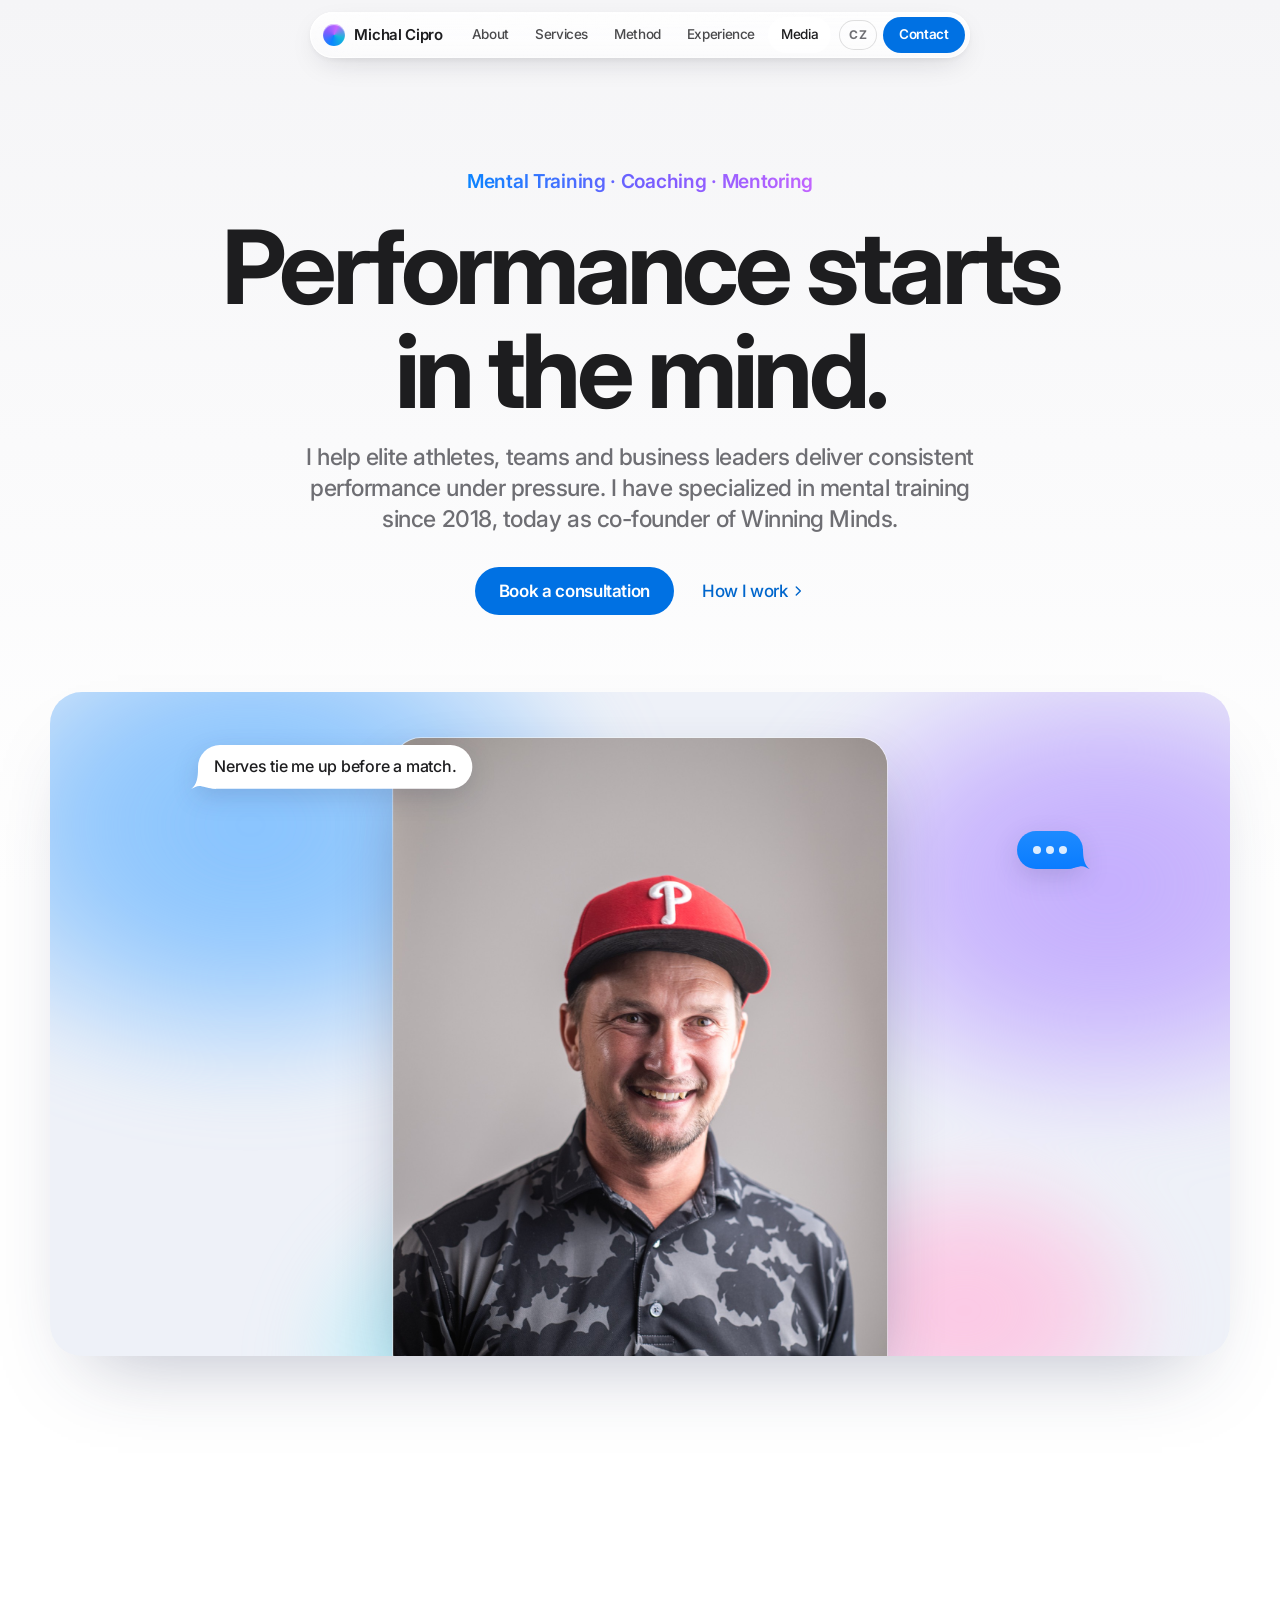
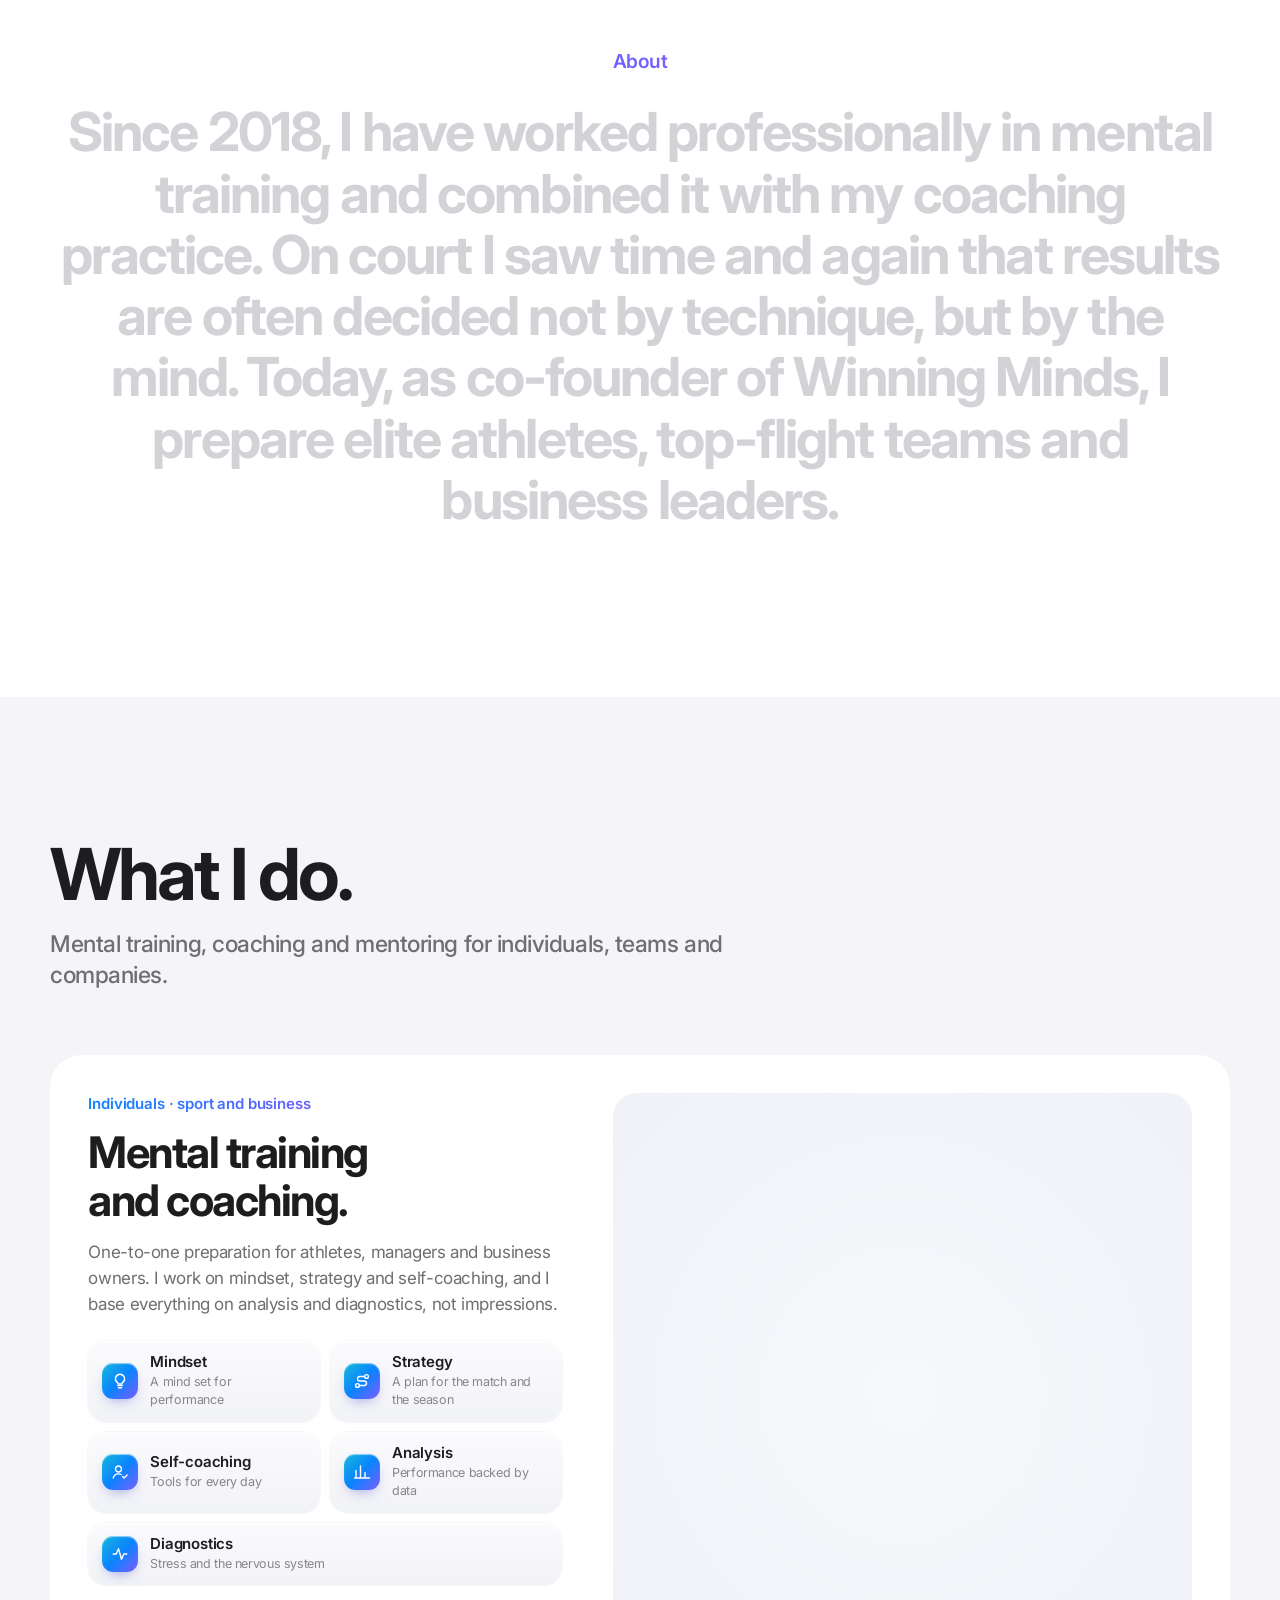
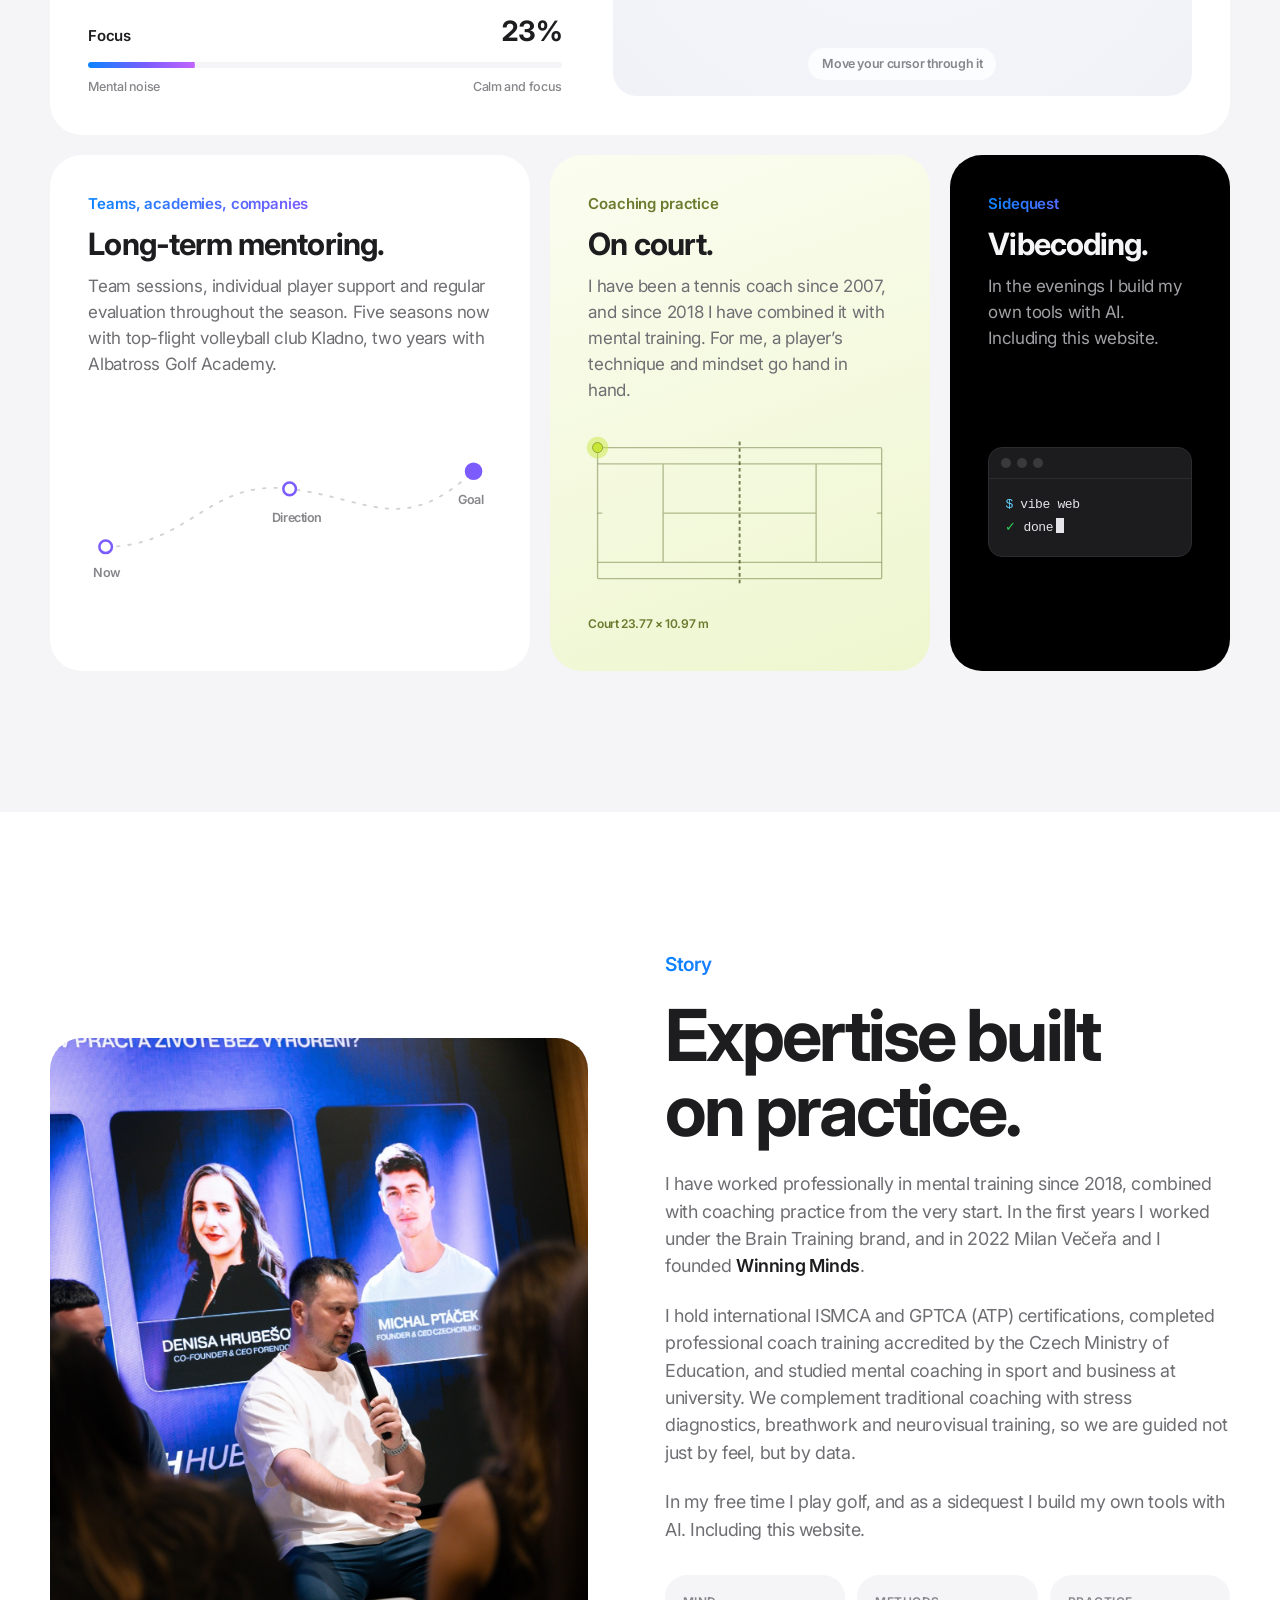
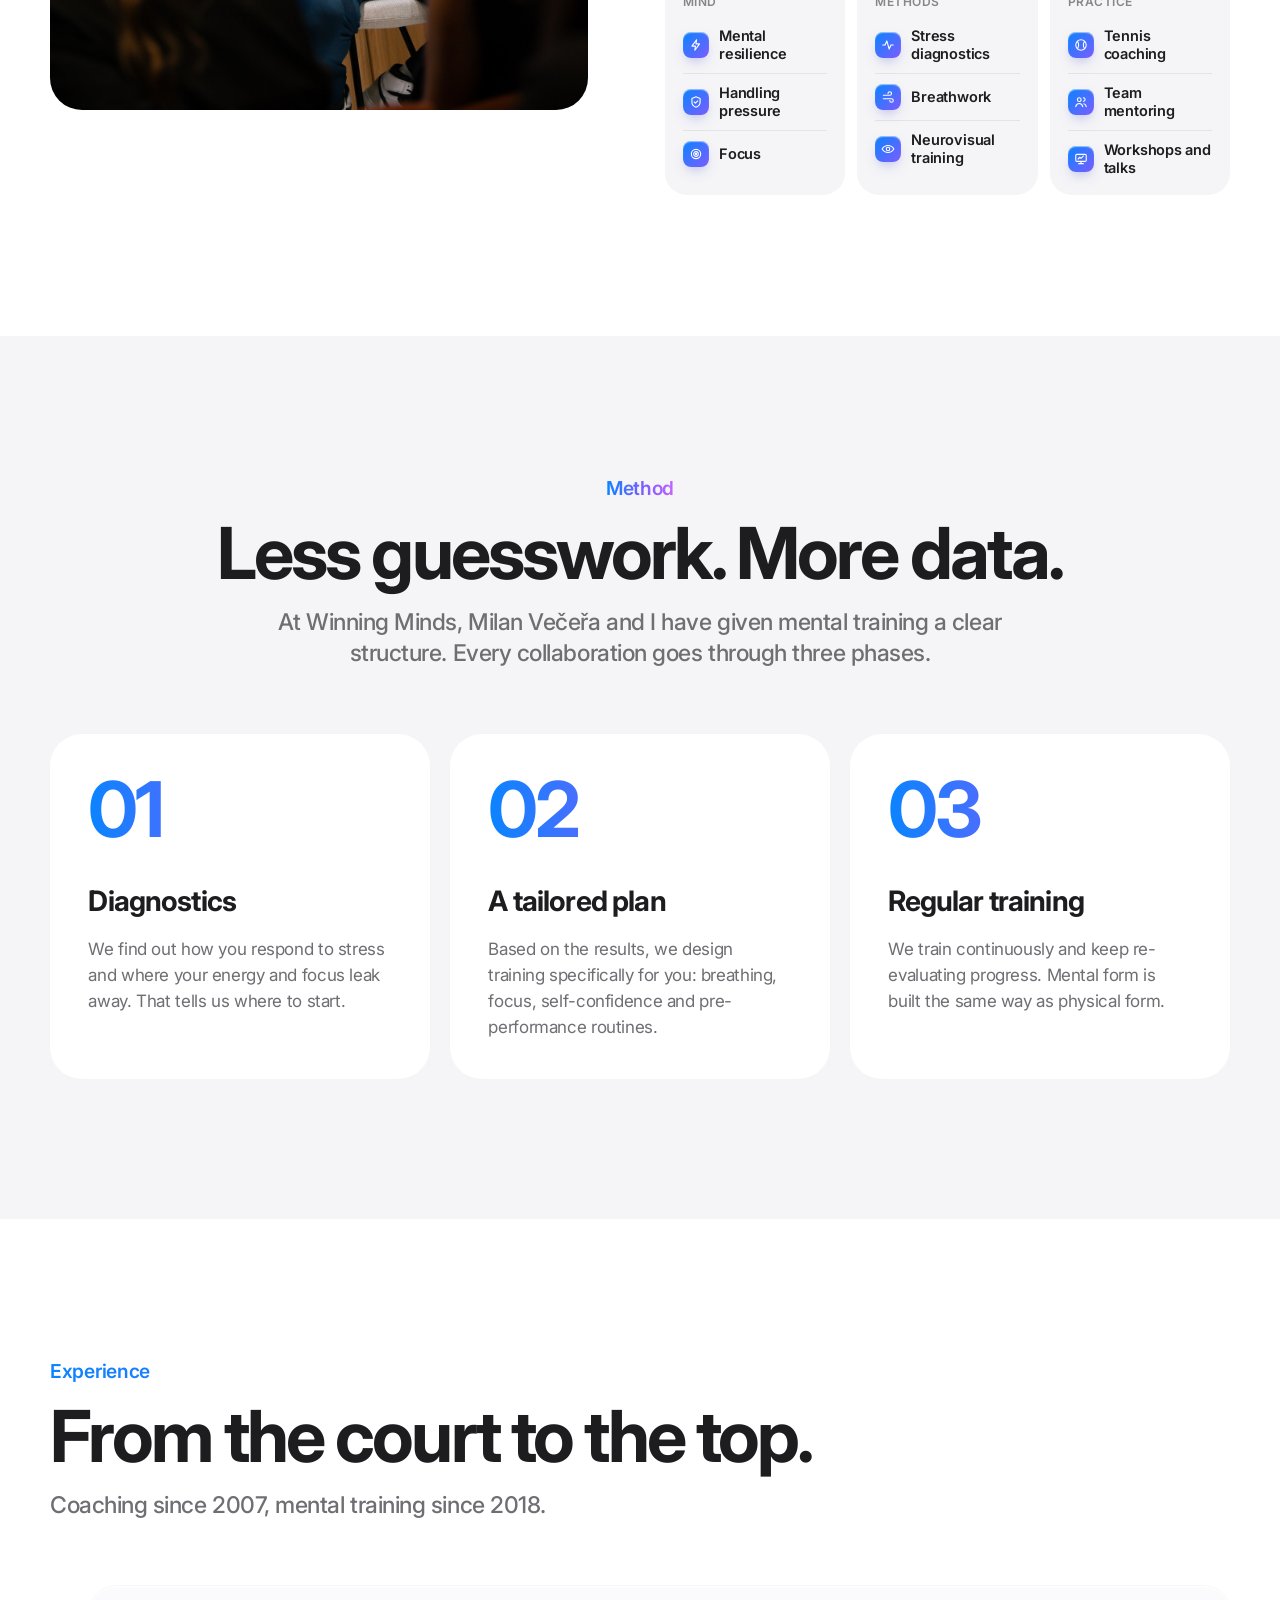
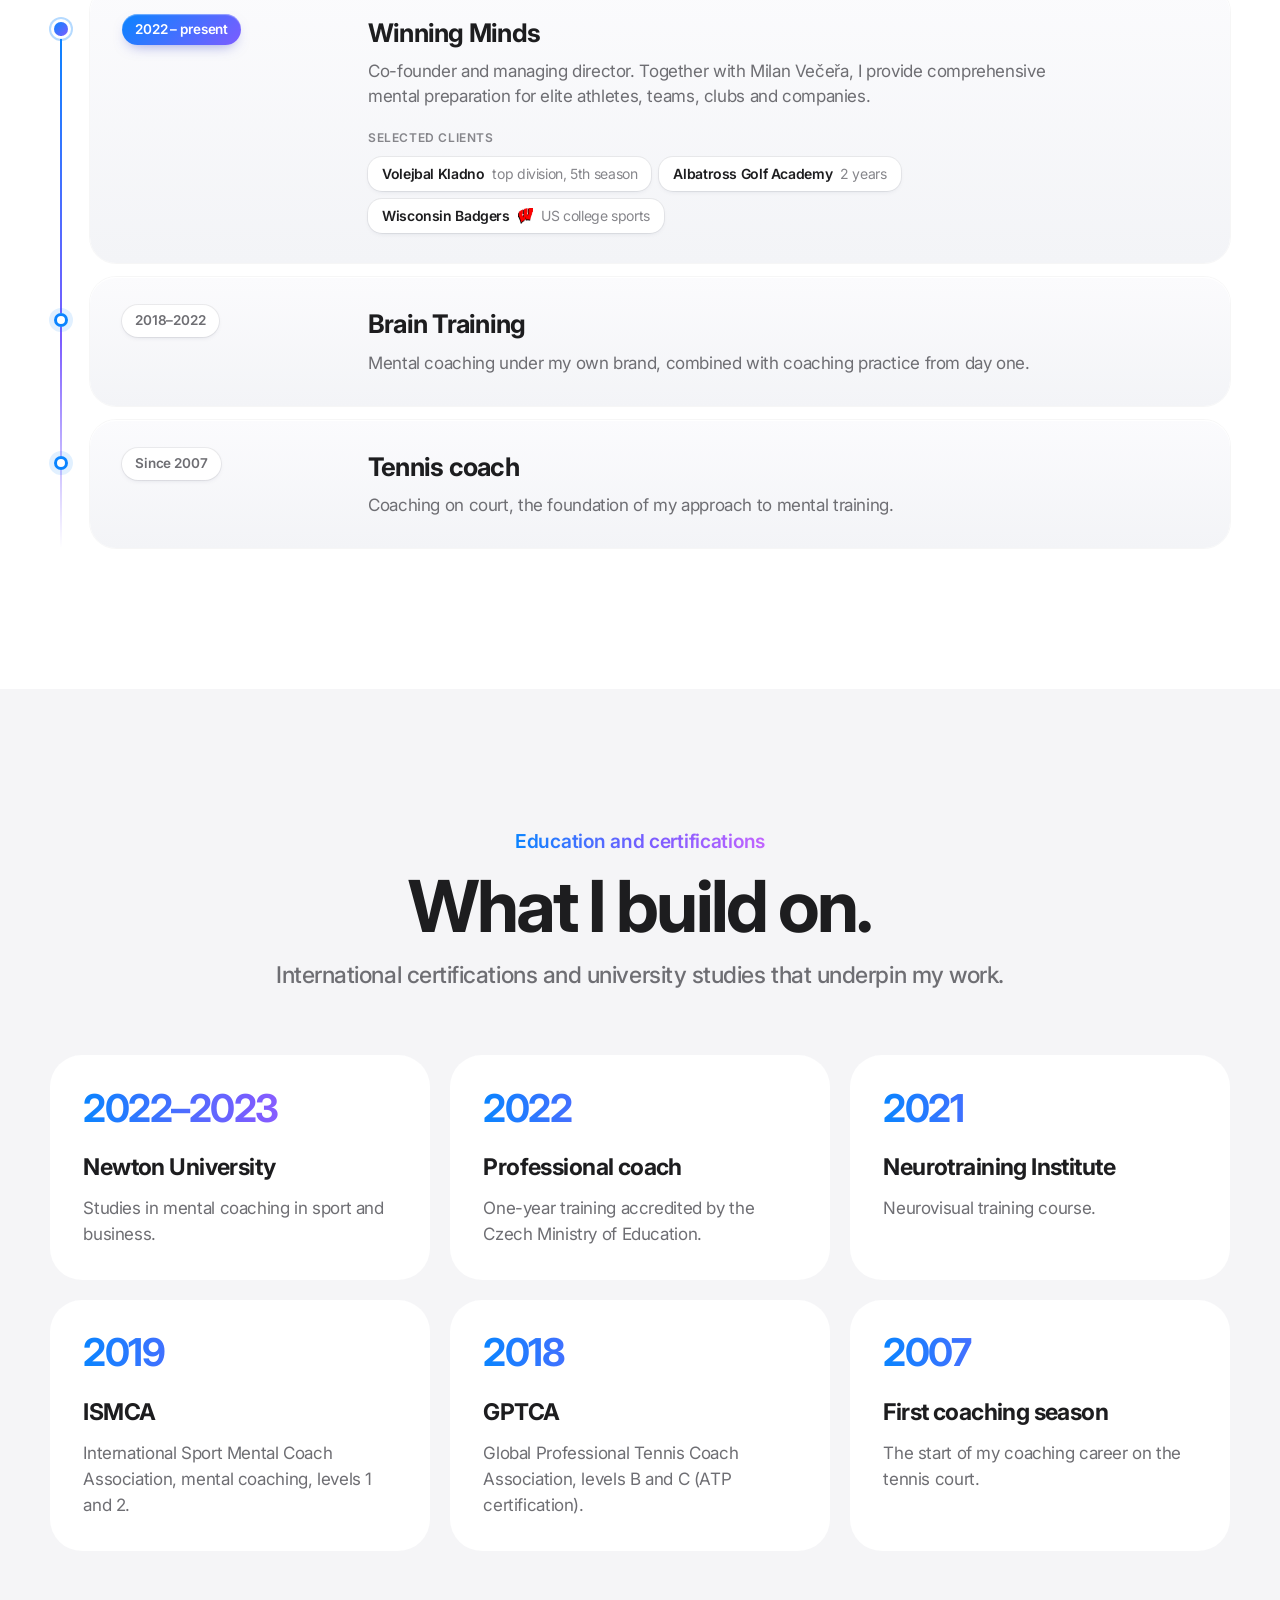
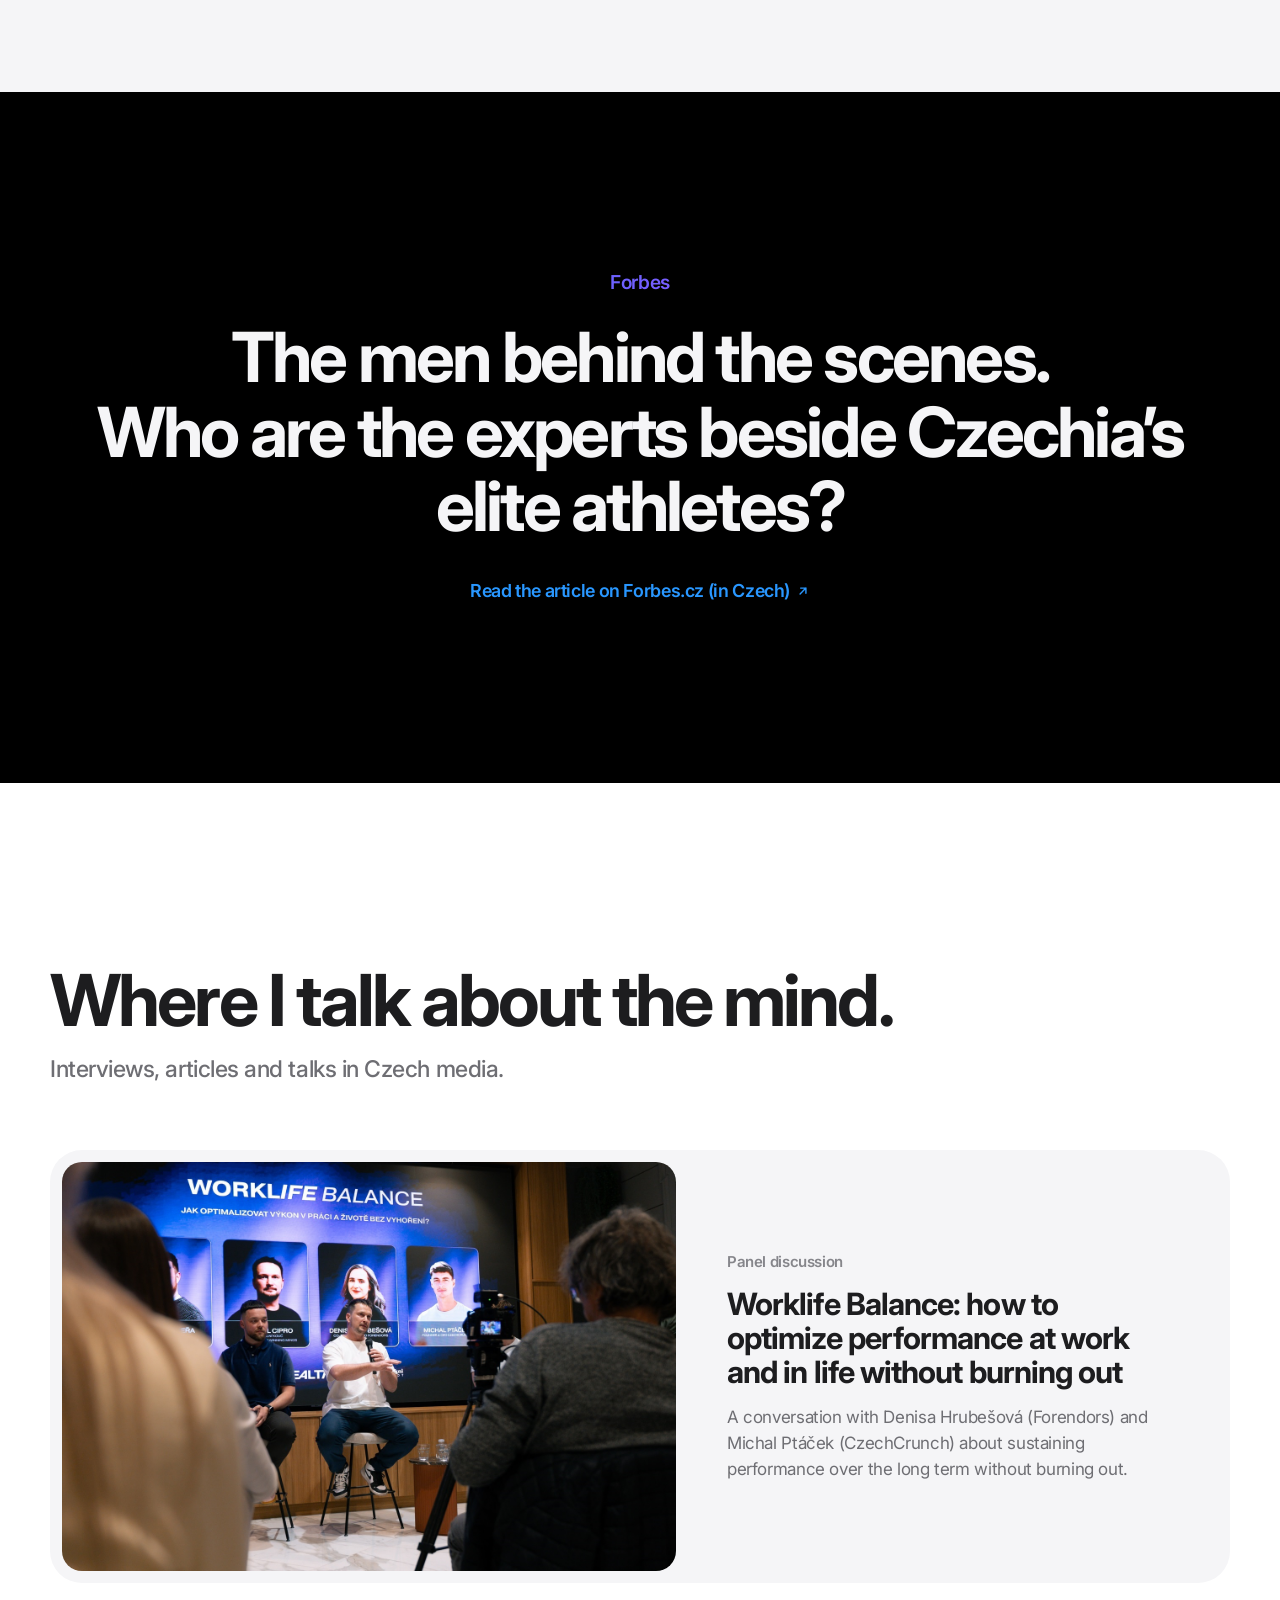
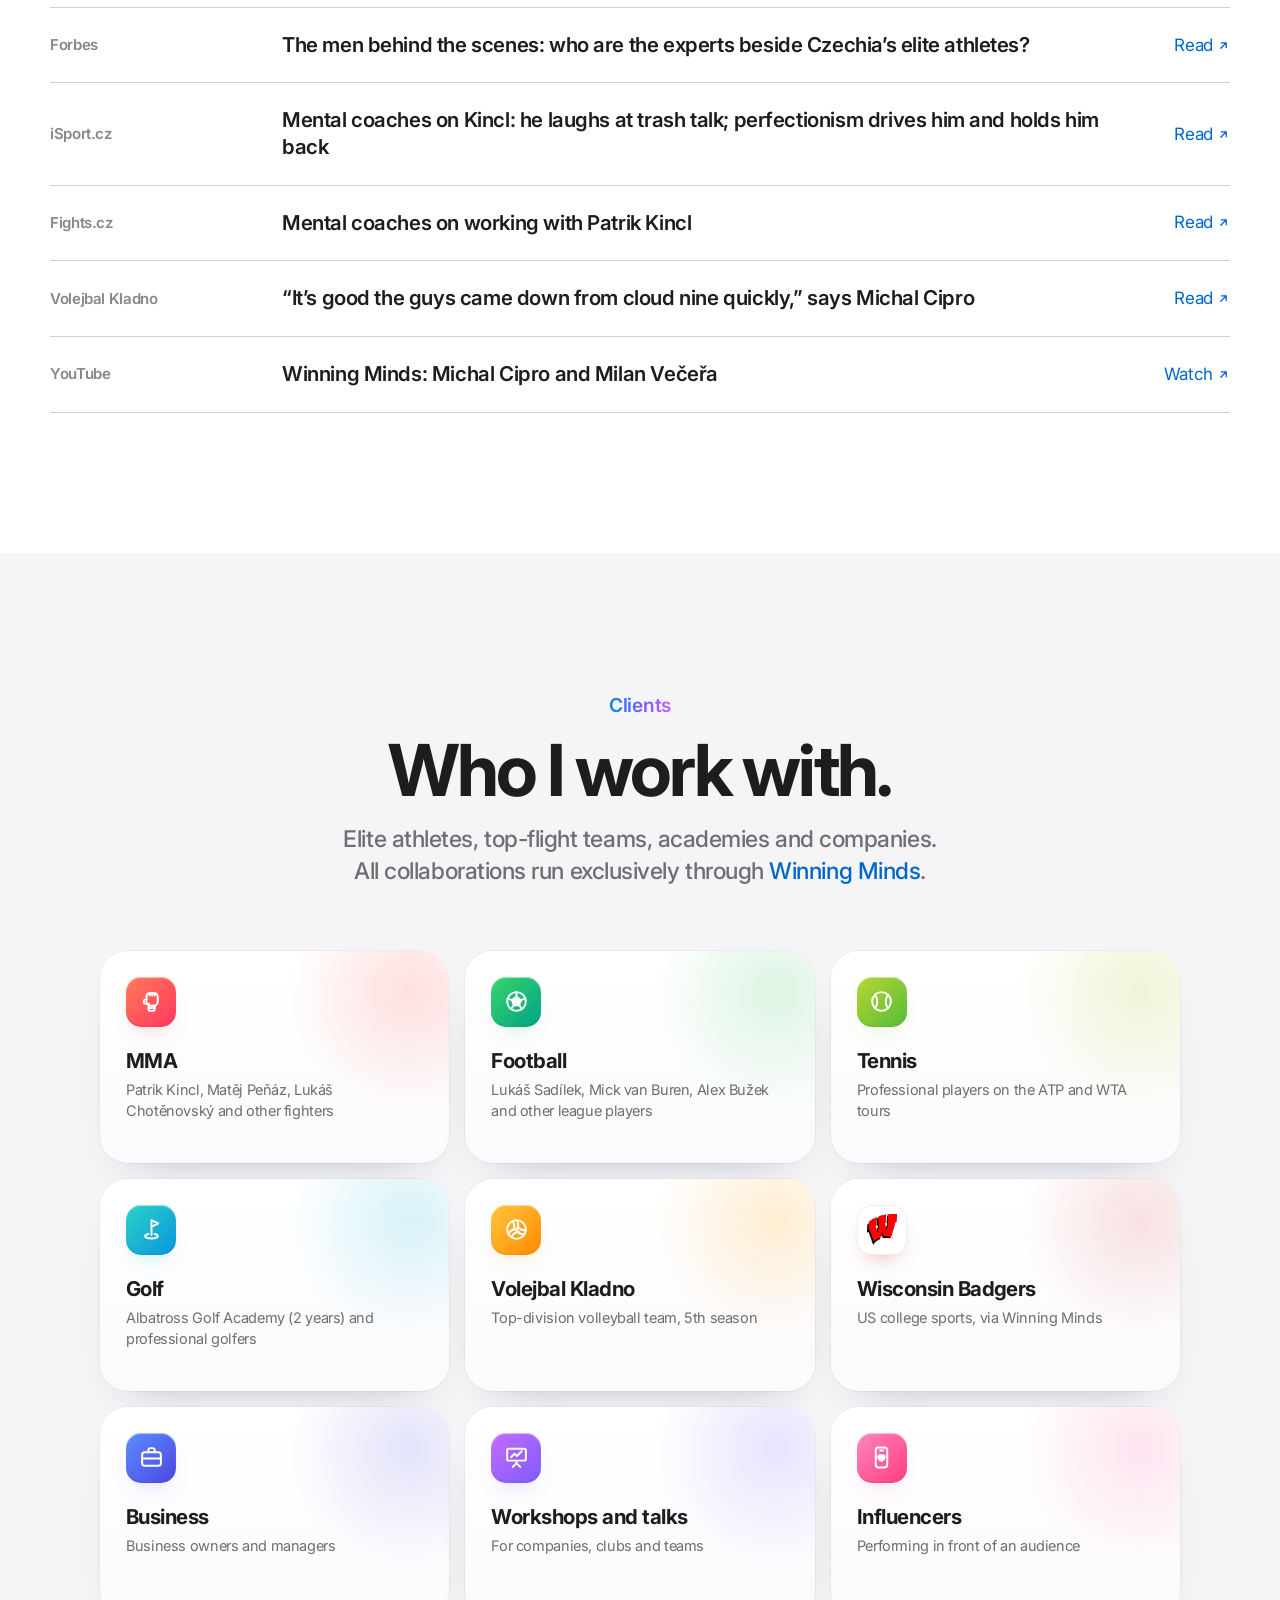
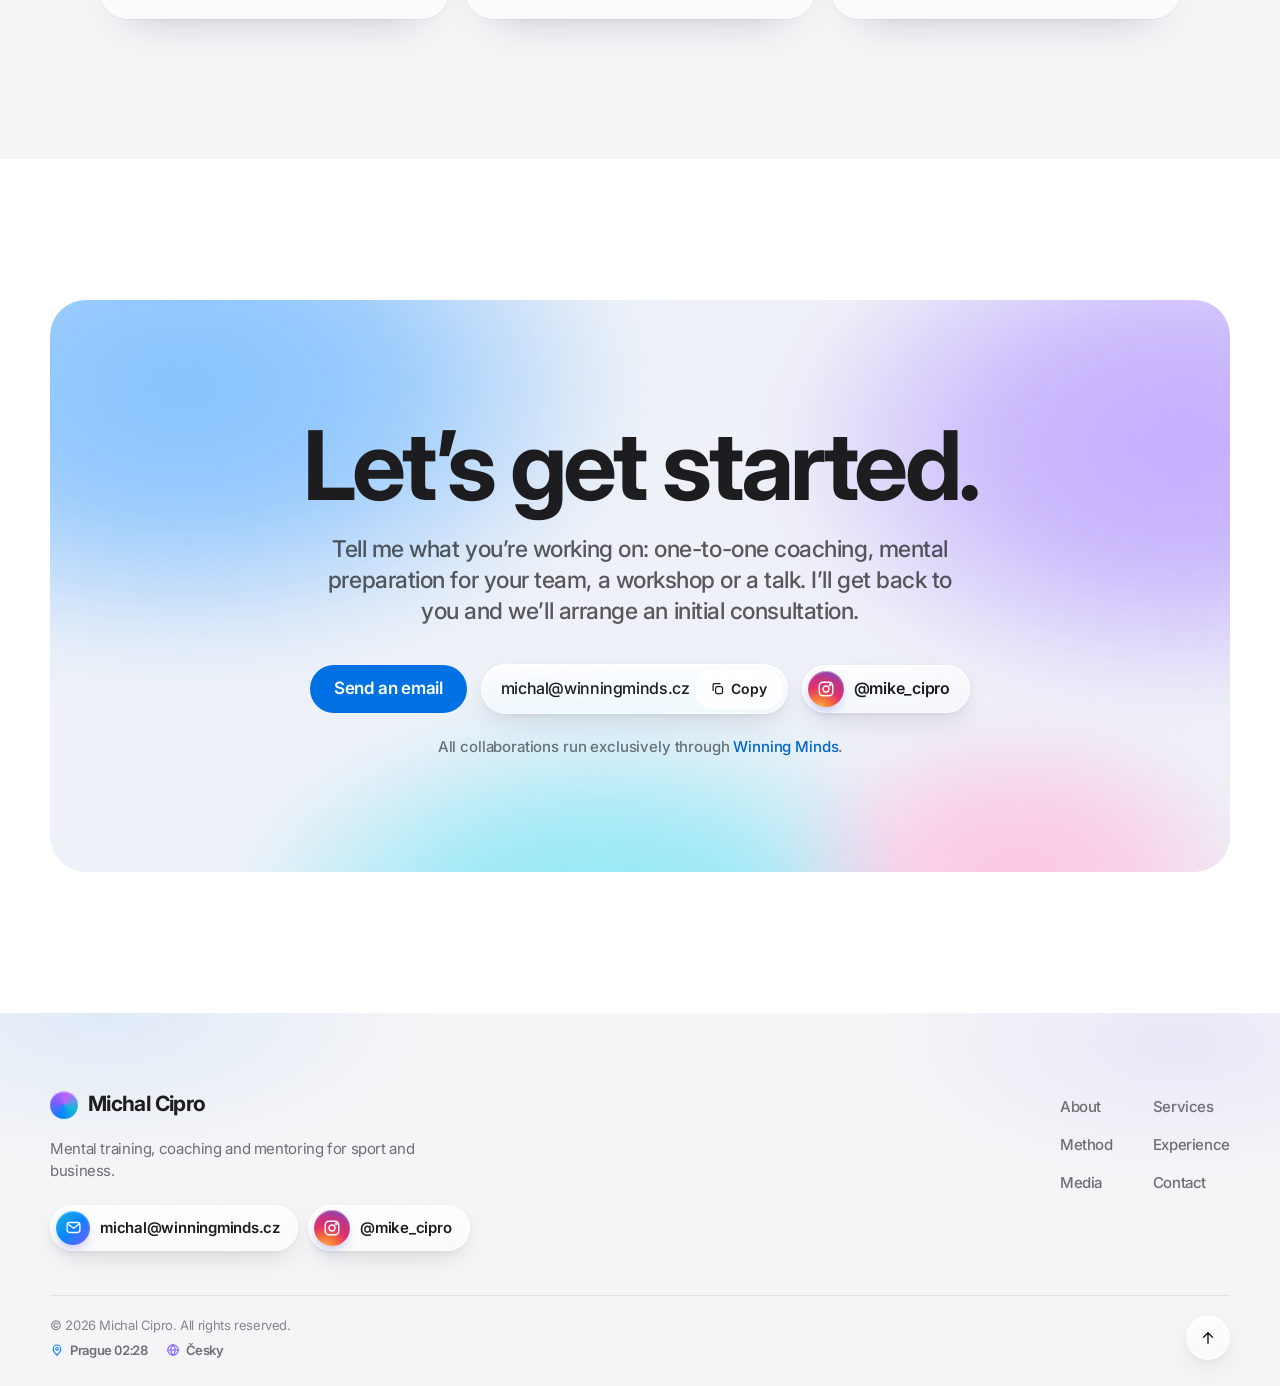
<file: en/index.html>
<!doctype html>
<html lang="en">
<head>
<meta charset="utf-8">
<meta name="viewport" content="width=device-width, initial-scale=1, viewport-fit=cover">
<title>Michal Cipro | Mental Training, Coaching and Mentoring</title>
<meta name="description" content="Michal Cipro, mental performance coach and co-founder of Winning Minds. Mental training, coaching and mentoring since 2018 for elite athletes, teams and business leaders.">
<link rel="canonical" href="https://michalcipro.com/en/">
<link rel="alternate" hreflang="cs" href="https://michalcipro.com/">
<link rel="alternate" hreflang="en" href="https://michalcipro.com/en/">
<link rel="alternate" hreflang="x-default" href="https://michalcipro.com/">
<meta property="og:type" content="website">
<meta property="og:locale" content="en_US">
<meta property="og:locale:alternate" content="cs_CZ">
<meta property="og:url" content="https://michalcipro.com/en/">
<meta property="og:title" content="Michal Cipro | Performance starts in the mind">
<meta property="og:description" content="Mental training, coaching and mentoring for elite athletes, teams and business leaders.">
<meta property="og:image" content="https://michalcipro.com/assets/img/michal-portrait.jpg">
<meta name="theme-color" content="#f5f5f7">
<link rel="icon" href="../assets/favicon.svg" type="image/svg+xml">
<link rel="preconnect" href="https://fonts.googleapis.com">
<link rel="preconnect" href="https://fonts.gstatic.com" crossorigin>
<link rel="stylesheet" href="https://fonts.googleapis.com/css2?family=Inter:wght@400..800&display=swap">
<link rel="preload" as="image" href="../assets/img/michal-portrait.jpg">
<link rel="stylesheet" href="../assets/css/style.css">
<script>(function(d){if(!matchMedia("(prefers-reduced-motion: reduce)").matches&&"IntersectionObserver"in window)d.classList.add("js");})(document.documentElement);</script>
<script type="application/ld+json">
{
  "@context": "https://schema.org",
  "@type": "Person",
  "name": "Michal Cipro",
  "url": "https://michalcipro.com/en/",
  "image": "https://michalcipro.com/assets/img/michal-portrait.jpg",
  "email": "mailto:michal@winningminds.cz",
  "sameAs": ["https://www.instagram.com/mike_cipro/"],
  "jobTitle": "Mental performance coach and mentor",
  "worksFor": {"@type": "Organization", "name": "Winning Minds", "url": "https://www.winningminds.cz/"},
  "alumniOf": {"@type": "CollegeOrUniversity", "name": "Newton University"},
  "knowsAbout": ["Mental training", "Mental coaching", "Mentoring", "Mental preparation of athletes", "Neurovisual training", "Tennis"]
}
</script>
<script src="../assets/js/main.js" defer></script>
<script>(function(){try{var m=/[?&](ne)?merit(?:=[^&]*)?(?:&|$)/.exec(location.search);if(!m)return;if(m[1])localStorage.setItem("umami.disabled","1");else localStorage.removeItem("umami.disabled");history.replaceState(null,"",location.pathname+location.hash);}catch(e){}})();</script>
<script defer src="https://cloud.umami.is/script.js" data-website-id="4383c4b7-8795-4317-861c-8ba5e25038ee" data-domains="michalcipro.com"></script>
</head>
<body>
<!-- BODY:START -->
<header class="nav-wrap">
  <nav class="nav lg" id="nav" aria-label="Main navigation">
    <a class="brand" href="#top"><span class="brand-dot" aria-hidden="true"></span>Michal Cipro</a>
    <ul class="nav-links">
      <li><a href="#about">About</a></li>
      <li><a href="#services">Services</a></li>
      <li><a href="#method">Method</a></li>
      <li><a href="#experience">Experience</a></li>
      <li><a href="#media">Media</a></li>
    </ul>
    <a class="nav-lang" href="../" hreflang="cs" lang="cs" data-umami-event="Přepnutí jazyka" data-umami-event-na="cs" data-umami-event-misto="menu" title="Česká verze">CZ</a>
    <a class="nav-cta" href="#contact" data-track="Kontakt v menu">Contact</a>
    <button class="menu-btn" id="menu-btn" type="button" aria-label="Menu" aria-expanded="false" aria-controls="mobile-menu"><span></span><span></span></button>
  </nav>
</header>
<nav class="mobile-menu lg" id="mobile-menu" aria-label="Menu" hidden>
  <a href="#about">About</a>
  <a href="#services">Services</a>
  <a href="#method">Method</a>
  <a href="#experience">Experience</a>
  <a href="#media">Media</a>
  <a href="#contact">Contact</a>
  <a class="menu-lang" href="../" hreflang="cs" lang="cs" data-umami-event="Přepnutí jazyka" data-umami-event-na="cs" data-umami-event-misto="mobilní menu"><svg viewBox="0 0 24 24" fill="none" stroke="currentColor" stroke-width="1.9" stroke-linecap="round" stroke-linejoin="round" aria-hidden="true"><circle cx="12" cy="12" r="9"/><path d="M3 12h18M12 3c2.5 2.6 3.8 5.6 3.8 9s-1.3 6.4-3.8 9c-2.5-2.6-3.8-5.6-3.8-9S9.5 5.6 12 3z"/></svg>Česky</a>
</nav>

<main id="top">

  <section class="hero" aria-labelledby="hero-title">
    <div class="hero-text">
      <p class="eyebrow grad rv">Mental Training · Coaching · Mentoring</p>
      <h1 class="h-hero rv" style="--d:.08s" id="hero-title">Performance starts<br>in the mind.</h1>
      <p class="sub rv" style="--d:.16s">I help elite athletes, teams and business leaders deliver consistent performance under pressure. I have specialized in mental training since 2018, today as <span class="nobr">co-founder</span> of Winning&nbsp;Minds.</p>
      <div class="ctas rv" style="--d:.24s">
        <a class="btn btn-blue" href="#contact" data-track="Domluvit konzultaci">Book a consultation</a>
        <a class="link-more" href="#method" data-track="Jak pracuji">How I work <svg viewBox="0 0 24 24" fill="none" stroke="currentColor" stroke-width="2.4" stroke-linecap="round" stroke-linejoin="round" aria-hidden="true"><path d="m9 5 7 7-7 7"/></svg></a>
      </div>
    </div>
    <div class="stage-wrap">
      <div class="stage rv" style="--d:.3s" id="stage">
        <div class="mesh" aria-hidden="true"><i></i><i></i><i></i><i></i></div>
        <figure class="stage-photo">
          <img src="../assets/img/michal-portrait.jpg" alt="Michal Cipro" width="1333" height="2000" fetchpriority="high">
        </figure>
        <div class="chat" id="chat" aria-hidden="true">
          <div class="b in" style="--slot:0"><span>Nerves tie me up before a match.</span></div>
          <div class="b out" style="--slot:1"><span>Nerves are energy. We’ll learn to steer them.</span></div>
          <div class="b in" style="--slot:2"><span>My hands shake under pressure.</span></div>
          <div class="b out" style="--slot:3"><span>We’ll build a routine and breathing between points.</span></div>
          <div class="b in" style="--slot:4"><span>I’m afraid I’ll lose again.</span></div>
          <div class="b out last" style="--slot:5"><span>We’ll take the fear of losing apart, step by step.</span></div>
        </div>
        <p class="sr-only">What I help athletes with: pre-match nerves, performance under pressure, fear of losing, motivation, confidence and data analysis.</p>
      </div>
    </div>
  </section>

  <section class="manifest wrap" id="about" aria-label="About">
    <p class="eyebrow grad rv">About</p>
    <p class="manifest-text" id="manifest">Since 2018, I have worked professionally in mental training and combined it with my coaching practice. On court I saw time and again that results are often decided not by technique, but by the <span class="g">mind.</span> Today, as co-founder of Winning&nbsp;Minds, I prepare elite athletes, top-flight teams and business leaders.</p>
  </section>

  <section class="section gray" id="services" aria-labelledby="services-title">
    <div class="wrap">
      <div class="sec-head">
        <h2 class="h-sec rv" id="services-title">What I do.</h2>
        <p class="sub rv">Mental training, coaching and mentoring for individuals, teams and companies.</p>
      </div>
      <div class="bento">
        <article class="tile tile-xl rv" id="mental-coaching">
          <div class="xl-text">
            <p class="tile-kicker grad">Individuals · sport and business</p>
            <h3 class="h-tile">Mental training and coaching.</h3>
            <p class="body">One-to-one preparation for athletes, managers and business owners. I work on mindset, strategy and self-coaching, and I base everything on analysis and diagnostics, not impressions.</p>
            <ul class="features"><li><span class="f-ic"><svg viewBox="0 0 24 24" fill="none" stroke="currentColor" stroke-width="1.9" stroke-linecap="round" stroke-linejoin="round" aria-hidden="true"><path d="M9 18h6M10 21h4"/><path d="M12 3a6 6 0 0 0-3.5 10.9c.6.5 1 1.2 1 2V16h5v-.1c0-.8.4-1.5 1-2A6 6 0 0 0 12 3Z"/></svg></span><span><strong>Mindset</strong><em>A mind set for performance</em></span></li><li><span class="f-ic"><svg viewBox="0 0 24 24" fill="none" stroke="currentColor" stroke-width="1.9" stroke-linecap="round" stroke-linejoin="round" aria-hidden="true"><circle cx="6" cy="18" r="2.5"/><circle cx="18" cy="6" r="2.5"/><path d="M8.5 18H15a3 3 0 0 0 0-6H9a3 3 0 0 1 0-6h6.5"/></svg></span><span><strong>Strategy</strong><em>A plan for the match and the season</em></span></li><li><span class="f-ic"><svg viewBox="0 0 24 24" fill="none" stroke="currentColor" stroke-width="1.9" stroke-linecap="round" stroke-linejoin="round" aria-hidden="true"><circle cx="10" cy="8" r="4"/><path d="M3 20c.8-3.6 3.5-5.5 7-5.5 1.3 0 2.5.3 3.5.8"/><path d="m15.5 18 2 2 4-4"/></svg></span><span><strong>Self-coaching</strong><em>Tools for every day</em></span></li><li><span class="f-ic"><svg viewBox="0 0 24 24" fill="none" stroke="currentColor" stroke-width="1.9" stroke-linecap="round" stroke-linejoin="round" aria-hidden="true"><path d="M4 20V10M10 20V4M16 20v-7M22 20H2"/></svg></span><span><strong>Analysis</strong><em>Performance backed by data</em></span></li><li><span class="f-ic"><svg viewBox="0 0 24 24" fill="none" stroke="currentColor" stroke-width="1.9" stroke-linecap="round" stroke-linejoin="round" aria-hidden="true"><path d="M3 12h4l3-7 4 14 3-7h4"/></svg></span><span><strong>Diagnostics</strong><em>Stress and the nervous system</em></span></li></ul>
            <div class="focus-meter" aria-hidden="true">
              <div class="fm-row"><span class="fm-label">Focus</span><span class="fm-val" id="fm-val">0%</span></div>
              <div class="fm-bar"><i id="fm-fill"></i></div>
              <div class="fm-ends"><span>Mental noise</span><span>Calm and focus</span></div>
            </div>
          </div>
          <div class="focus-stage" id="focus-stage" aria-hidden="true">
            <canvas id="focus-canvas"></canvas>
            <span class="focus-hint">Move your cursor through it</span>
          </div>
        </article>

        <article class="tile tile-l rv" style="--d:.06s" id="mentoring">
          <p class="tile-kicker grad">Teams, academies, companies</p>
          <h3 class="h-tile">Long-term mentoring.</h3>
          <p class="body">Team sessions, individual player support and regular evaluation throughout the season. Five seasons now with top-flight volleyball club Kladno, two years with Albatross Golf Academy.</p>
          <div class="visual">
            <svg class="path-art" id="path-art" viewBox="0 0 320 110" aria-hidden="true">
              <defs>
                <linearGradient id="path-grad" x1="0" x2="1" y1="0" y2="0">
                  <stop offset="0" class="stop-a"/>
                  <stop offset=".5" class="stop-b"/>
                  <stop offset="1" class="stop-c"/>
                </linearGradient>
              </defs>
              <path class="path-bg" d="M14 80C80 80 96 26 160 34S250 72 306 20"/>
              <path class="path-fg" pathLength="1" d="M14 80C80 80 96 26 160 34S250 72 306 20"/>
              <circle class="node" cx="14" cy="80" r="5"/>
              <circle class="node" cx="160" cy="34" r="5"/>
              <circle class="node node-goal" cx="306" cy="20" r="6"/>
              <text x="4" y="104">Now</text>
              <text x="146" y="60">Direction</text>
              <text x="294" y="46">Goal</text>
            </svg>
          </div>
        </article>

        <article class="tile tile-m court-tile rv" style="--d:.12s" id="on-court">
          <p class="tile-kicker" style="color:#6b7a2e">Coaching practice</p>
          <h3 class="h-tile">On court.</h3>
          <p class="body">I have been a tennis coach since 2007, and since 2018 I have combined it with mental training. For me, a player’s technique and mindset go hand in hand.</p>
          <div class="visual">
            <svg class="court" viewBox="-8 -8 253.7 125.7" aria-hidden="true">
              <rect class="ln" x="0" y="0" width="237.7" height="109.7" rx="1"/>
              <path class="ln" d="M0 13.7H237.7M0 96H237.7M54.85 13.7V96M182.85 13.7V96M54.85 54.85H182.85M0 54.85H4M233.7 54.85H237.7"/>
              <path class="net" d="M118.85 -5V114.7"/>
              <g class="ball"><circle class="ball-glow" r="9"/><circle class="ball-core" r="4.2"/></g>
            </svg>
          </div>
          <span class="art-label">Court 23.77 × 10.97 m</span>
        </article>

        <article class="tile tile-s dark rv" style="--d:.18s" id="vibecoding">
          <p class="tile-kicker grad">Sidequest</p>
          <h3 class="h-tile">Vibecoding.</h3>
          <p class="body">In the evenings I build my own tools with AI. Including this website.</p>
          <div class="visual">
            <div class="term" aria-hidden="true">
              <div class="term-bar"><i></i><i></i><i></i></div>
<pre><span class="pr">$</span> vibe web
<span class="ok">✓</span> done<span class="caret"></span></pre>
            </div>
          </div>
        </article>
      </div>
    </div>
  </section>

  <section class="section wrap" aria-labelledby="about-title">
    <div class="about">
      <figure class="about-photo rv" id="about-photo">
        <img src="../assets/img/michal-rozhovor.jpg" alt="Michal Cipro speaking at a panel discussion" loading="lazy" width="1334" height="2000">
      </figure>
      <div class="about-body">
        <p class="eyebrow grad rv">Story</p>
        <h2 class="h-sec rv" id="about-title">Expertise built on practice.</h2>
        <p class="body rv">I have worked professionally in mental training since 2018, combined with coaching practice from the very start. In the first years I worked under the Brain Training brand, and in 2022 Milan Večeřa and I founded <strong>Winning&nbsp;Minds</strong>.</p>
        <p class="body rv">I hold international ISMCA and GPTCA (ATP) certifications, completed professional coach training accredited by the Czech Ministry of Education, and studied mental coaching in sport and business at university. We complement traditional coaching with stress diagnostics, breathwork and neurovisual training, so we are guided not just by feel, but by data.</p>
        <p class="body rv">In my free time I play golf, and as a sidequest I build my own tools with AI. Including this website.</p>
        <div class="skillset rv" aria-label="Skills"><div class="sk-group"><p class="sk-title">Mind</p><ul><li><span class="sk-ic"><svg viewBox="0 0 24 24" fill="none" stroke="currentColor" stroke-width="1.9" stroke-linecap="round" stroke-linejoin="round" aria-hidden="true"><path d="M13 3 5 14h6l-1 7 8-11h-6z"/></svg></span>Mental resilience</li><li><span class="sk-ic"><svg viewBox="0 0 24 24" fill="none" stroke="currentColor" stroke-width="1.9" stroke-linecap="round" stroke-linejoin="round" aria-hidden="true"><path d="M12 3 5 6v6c0 4.5 3 7.6 7 9 4-1.4 7-4.5 7-9V6z"/><path d="m9 12 2 2 4-4"/></svg></span>Handling pressure</li><li><span class="sk-ic"><svg viewBox="0 0 24 24" fill="none" stroke="currentColor" stroke-width="1.9" stroke-linecap="round" stroke-linejoin="round" aria-hidden="true"><circle cx="12" cy="12" r="8"/><circle cx="12" cy="12" r="4"/><circle cx="12" cy="12" r="1" fill="currentColor"/></svg></span>Focus</li></ul></div><div class="sk-group"><p class="sk-title">Methods</p><ul><li><span class="sk-ic"><svg viewBox="0 0 24 24" fill="none" stroke="currentColor" stroke-width="1.9" stroke-linecap="round" stroke-linejoin="round" aria-hidden="true"><path d="M3 12h4l3-7 4 14 3-7h4"/></svg></span>Stress diagnostics</li><li><span class="sk-ic"><svg viewBox="0 0 24 24" fill="none" stroke="currentColor" stroke-width="1.9" stroke-linecap="round" stroke-linejoin="round" aria-hidden="true"><path d="M4 9h11a3 3 0 1 0-3-3M4 15h14a3 3 0 1 1-3 3"/></svg></span>Breathwork</li><li><span class="sk-ic"><svg viewBox="0 0 24 24" fill="none" stroke="currentColor" stroke-width="1.9" stroke-linecap="round" stroke-linejoin="round" aria-hidden="true"><path d="M2 12s3.6-6 10-6 10 6 10 6-3.6 6-10 6S2 12 2 12Z"/><circle cx="12" cy="12" r="3"/></svg></span>Neurovisual training</li></ul></div><div class="sk-group"><p class="sk-title">Practice</p><ul><li><span class="sk-ic"><svg viewBox="0 0 24 24" fill="none" stroke="currentColor" stroke-width="1.9" stroke-linecap="round" stroke-linejoin="round" aria-hidden="true"><circle cx="12" cy="12" r="9"/><path d="M5.7 5.6c3 3.2 3 9.6 0 12.8M18.3 5.6c-3 3.2-3 9.6 0 12.8"/></svg></span>Tennis coaching</li><li><span class="sk-ic"><svg viewBox="0 0 24 24" fill="none" stroke="currentColor" stroke-width="1.9" stroke-linecap="round" stroke-linejoin="round" aria-hidden="true"><circle cx="9" cy="8" r="3.2"/><path d="M3 20c.6-3.4 3-5.4 6-5.4s5.4 2 6 5.4"/><path d="M16 4.6a3 3 0 0 1 0 6"/><path d="M21 20c-.4-2.7-1.9-4.4-4-5"/></svg></span>Team mentoring</li><li><span class="sk-ic"><svg viewBox="0 0 24 24" fill="none" stroke="currentColor" stroke-width="1.9" stroke-linecap="round" stroke-linejoin="round" aria-hidden="true"><rect x="3" y="4" width="18" height="12" rx="2"/><path d="M12 16v4M8 20h8"/><path d="m7 12 3-3 2 2 4-4"/></svg></span>Workshops and talks</li></ul></div></div>
      </div>
    </div>
  </section>

  <section class="section gray" id="method" aria-labelledby="method-title">
    <div class="wrap">
      <div class="sec-head center">
        <p class="eyebrow grad rv">Method</p>
        <h2 class="h-sec rv" id="method-title">Less guesswork. More data.</h2>
        <p class="sub rv">At Winning&nbsp;Minds, Milan Večeřa and I have given mental training a clear structure. Every collaboration goes through three phases.</p>
      </div>
      <ol class="steps">
        <li class="step rv">
          <span class="step-no grad">01</span>
          <h3>Diagnostics</h3>
          <p class="body">We find out how you respond to stress and where your energy and focus leak away. That tells us where to start.</p>
        </li>
        <li class="step rv" style="--d:.08s">
          <span class="step-no grad">02</span>
          <h3>A tailored plan</h3>
          <p class="body">Based on the results, we design training specifically for you: breathing, focus, self-confidence and pre-performance routines.</p>
        </li>
        <li class="step rv" style="--d:.16s">
          <span class="step-no grad">03</span>
          <h3>Regular training</h3>
          <p class="body">We train continuously and keep re-evaluating progress. Mental form is built the same way as physical form.</p>
        </li>
      </ol>
    </div>
  </section>

  <section class="section wrap" id="experience" aria-labelledby="exp-title">
    <div class="sec-head">
      <p class="eyebrow grad rv">Experience</p>
      <h2 class="h-sec rv" id="exp-title">From the court to the top.</h2>
      <p class="sub rv">Coaching since 2007, mental training since 2018.</p>
    </div>
    <ol class="exp">
      <li class="rv exp-now"><span class="exp-when">2022 – present</span><div><h3>Winning&nbsp;Minds</h3><p>Co-founder and managing director. Together with Milan Večeřa, I provide comprehensive mental preparation for elite athletes, teams, clubs and companies.</p><p class="exp-clients-label">Selected clients</p><ul class="exp-clients"><li><b>Volejbal Kladno</b><span>top division, 5th season</span></li><li><b>Albatross Golf Academy</b><span>2 years</span></li><li><b>Wisconsin Badgers</b><img src="../assets/img/wisconsin-w.png" alt="" width="373" height="380" loading="lazy"><span>US college sports</span></li></ul></div></li>
      <li class="rv"><span class="exp-when">2018–2022</span><div><h3>Brain Training</h3><p>Mental coaching under my own brand, combined with coaching practice from day one.</p></div></li>
      <li class="rv"><span class="exp-when">Since 2007</span><div><h3>Tennis coach</h3><p>Coaching on court, the foundation of my approach to mental training.</p></div></li>
    </ol>
  </section>

  <section class="section gray" id="education" aria-labelledby="edu-title">
    <div class="wrap">
      <div class="sec-head center">
        <p class="eyebrow grad rv">Education and certifications</p>
        <h2 class="h-sec rv" id="edu-title">What I build on.</h2>
        <p class="sub rv">International certifications and university studies that underpin my work.</p>
      </div>
      <ol class="edu">
        <li class="edu-card rv" style="--d:0.00s"><span class="edu-year grad">2022–2023</span><h3>Newton University</h3><p class="body">Studies in mental coaching in sport and business.</p></li>
        <li class="edu-card rv" style="--d:0.05s"><span class="edu-year grad">2022</span><h3>Professional coach</h3><p class="body">One-year training accredited by the Czech Ministry of Education.</p></li>
        <li class="edu-card rv" style="--d:0.10s"><span class="edu-year grad">2021</span><h3>Neurotraining Institute</h3><p class="body">Neurovisual training course.</p></li>
        <li class="edu-card rv" style="--d:0.15s"><span class="edu-year grad">2019</span><h3>ISMCA</h3><p class="body">International Sport Mental Coach Association, mental coaching, levels 1 and 2.</p></li>
        <li class="edu-card rv" style="--d:0.20s"><span class="edu-year grad">2018</span><h3>GPTCA</h3><p class="body">Global Professional Tennis Coach Association, levels B and C (ATP certification).</p></li>
        <li class="edu-card rv" style="--d:0.25s"><span class="edu-year grad">2007</span><h3>First coaching season</h3><p class="body">The start of my coaching career on the tennis court.</p></li>
      </ol>
    </div>
  </section>

  <section class="quote-sec" data-nav-dark aria-labelledby="forbes-title">
    <div class="wrap">
      <p class="eyebrow grad quote-src rv">Forbes</p>
      <h2 class="big-quote rv" id="forbes-title" style="--d:.08s">The men behind the scenes.<br>Who are the experts beside Czechia’s elite athletes?</h2>
      <p class="quote-cap rv" style="--d:.16s"><a class="quote-go" data-umami-event="Článek" data-umami-event-zdroj="Forbes" data-umami-event-misto="pruh" href="https://forbes.cz/muzi-v-pozadi-kdo-jsou-experti-po-boku-elitnich-sportovcu-ceska/" target="_blank" rel="noopener">Read the article on Forbes.cz (in Czech) <svg viewBox="0 0 24 24" fill="none" stroke="currentColor" stroke-width="2.4" stroke-linecap="round" stroke-linejoin="round" aria-hidden="true"><path d="M7 17 17 7M8 7h9v9"/></svg></a></p>
    </div>
  </section>

  <section class="section wrap" id="media" aria-labelledby="media-title">
    <div class="sec-head">
      <p class="eyebrow grad rv">Media and talks</p>
      <h2 class="h-sec rv" id="media-title">Where I talk about the mind.</h2>
      <p class="sub rv">Interviews, articles and talks in Czech media.</p>
    </div>
    <article class="feature rv">
      <div class="feature-media">
        <img src="../assets/img/panel-worklife.jpg" alt="Michal Cipro at the Worklife Balance panel discussion" loading="lazy" width="1458" height="972">
      </div>
      <div class="feature-body">
        <p class="feature-kicker">Panel discussion</p>
        <h3>Worklife Balance: how to optimize performance at work and in life without burning out</h3>
        <p class="body">A conversation with Denisa Hrubešová (Forendors) and Michal Ptáček (CzechCrunch) about sustaining performance over the long term without burning out.</p>
      </div>
    </article>
    <ul class="press">
      <li class="rv"><a data-umami-event="Článek" data-umami-event-zdroj="Forbes" data-umami-event-misto="média" href="https://forbes.cz/muzi-v-pozadi-kdo-jsou-experti-po-boku-elitnich-sportovcu-ceska/" target="_blank" rel="noopener"><span class="press-src">Forbes</span><span class="press-title">The men behind the scenes: who are the experts beside Czechia’s elite athletes?</span><span class="press-go">Read <svg viewBox="0 0 24 24" fill="none" stroke="currentColor" stroke-width="2.4" stroke-linecap="round" stroke-linejoin="round" aria-hidden="true"><path d="M7 17 17 7M8 7h9v9"/></svg></span></a></li>
      <li class="rv"><a data-umami-event="Článek" data-umami-event-zdroj="iSport.cz" data-umami-event-misto="média" href="https://isport.blesk.cz/clanek/ostatni-mma-oktagon/470322/mentalni-koucove-o-kinclovi-trashtalku-se-smeje-perfekcionismus-ho-posouva-i-brzdi.html" target="_blank" rel="noopener"><span class="press-src">iSport.cz</span><span class="press-title">Mental coaches on Kincl: he laughs at trash talk; perfectionism drives him and holds him back</span><span class="press-go">Read <svg viewBox="0 0 24 24" fill="none" stroke="currentColor" stroke-width="2.4" stroke-linecap="round" stroke-linejoin="round" aria-hidden="true"><path d="M7 17 17 7M8 7h9v9"/></svg></span></a></li>
      <li class="rv"><a data-umami-event="Článek" data-umami-event-zdroj="Fights.cz" data-umami-event-misto="média" href="https://www.fights.cz/ceska-scena/neduvera-a-pohled-masoveho-vraha-mentalni-kouci-promluvili-o-spolupraci-s-patrikem-kinclem-621006" target="_blank" rel="noopener"><span class="press-src">Fights.cz</span><span class="press-title">Mental coaches on working with Patrik Kincl</span><span class="press-go">Read <svg viewBox="0 0 24 24" fill="none" stroke="currentColor" stroke-width="2.4" stroke-linecap="round" stroke-linejoin="round" aria-hidden="true"><path d="M7 17 17 7M8 7h9v9"/></svg></span></a></li>
      <li class="rv"><a data-umami-event="Článek" data-umami-event-zdroj="Volejbal Kladno" data-umami-event-misto="média" href="https://kladno.volejbal.cz/je-dobre-ze-kluci-spadli-z-oblacku-rychle-dolu-je-si-jisty-michal-cipro/" target="_blank" rel="noopener"><span class="press-src">Volejbal Kladno</span><span class="press-title">“It’s good the guys came down from cloud nine quickly,” says Michal Cipro</span><span class="press-go">Read <svg viewBox="0 0 24 24" fill="none" stroke="currentColor" stroke-width="2.4" stroke-linecap="round" stroke-linejoin="round" aria-hidden="true"><path d="M7 17 17 7M8 7h9v9"/></svg></span></a></li>
      <li class="rv"><a data-umami-event="Článek" data-umami-event-zdroj="YouTube" data-umami-event-misto="média" href="https://www.youtube.com/watch?v=q6AOFVUXtO0" target="_blank" rel="noopener"><span class="press-src">YouTube</span><span class="press-title">Winning&nbsp;Minds: Michal Cipro and Milan Večeřa</span><span class="press-go">Watch <svg viewBox="0 0 24 24" fill="none" stroke="currentColor" stroke-width="2.4" stroke-linecap="round" stroke-linejoin="round" aria-hidden="true"><path d="M7 17 17 7M8 7h9v9"/></svg></span></a></li>
    </ul>
  </section>

  <section class="clients gray" id="clients" aria-labelledby="clients-title">
    <div class="wrap">
      <div class="sec-head center"><p class="eyebrow grad rv">Clients</p><h2 class="h-sec rv" id="clients-title">Who I work with.</h2><p class="sub rv">Elite athletes, top-flight teams, academies and companies.<br>All collaborations run exclusively through <a href="https://www.winningminds.cz/" target="_blank" rel="noopener" data-umami-event="Web Winning Minds">Winning&nbsp;Minds</a>.</p></div>
      <ul class="client-grid rv">
        <li class="cl-cell c-red wide"><span class="cl-mark"><svg viewBox="0 0 24 24" fill="none" stroke="currentColor" stroke-width="1.9" stroke-linecap="round" stroke-linejoin="round" aria-hidden="true"><path d="M7.2 10V7a3 3 0 0 1 3-3h4.4A3.4 3.4 0 0 1 18 7.4V12a4 4 0 0 1-4 4h-3a3.8 3.8 0 0 1-3.8-3.8"/><path d="M10.3 4.1v2.2M12.7 4.1v2.2M15.1 4.2v2.1"/><path d="M7.2 10c-1.5 0-2.6.9-2.6 2.2s1.1 2.2 2.6 2.2h2.6"/><path d="M9.2 16v3.4a1.6 1.6 0 0 0 1.6 1.6h2.6a1.6 1.6 0 0 0 1.6-1.6V16"/><path d="M9.2 18.3H15"/></svg></span><strong>MMA</strong><span>Patrik Kincl, Matěj Peňáz, Lukáš Chotěnovský and other fighters</span></li>
        <li class="cl-cell c-green wide"><span class="cl-mark"><svg viewBox="0 0 24 24" fill="none" stroke="currentColor" stroke-width="1.9" stroke-linecap="round" stroke-linejoin="round" aria-hidden="true"><circle cx="12" cy="12" r="9"/><path d="m12 7.6 4.2 3.05-1.6 4.95H9.4l-1.6-4.95z" fill="currentColor"/><path d="M12 7.6V3.2M16.2 10.65l4.1-1.4M14.6 15.6l2.6 3.6M9.4 15.6l-2.6 3.6M7.8 10.65l-4.1-1.4"/></svg></span><strong>Football</strong><span>Lukáš Sadílek, Mick van Buren, Alex Bužek and other league players</span></li>
        <li class="cl-cell c-lime"><span class="cl-mark"><svg viewBox="0 0 24 24" fill="none" stroke="currentColor" stroke-width="1.9" stroke-linecap="round" stroke-linejoin="round" aria-hidden="true"><circle cx="12" cy="12" r="9"/><path d="M5.7 5.6c3 3.2 3 9.6 0 12.8M18.3 5.6c-3 3.2-3 9.6 0 12.8"/></svg></span><strong>Tennis</strong><span>Professional players on the ATP and WTA tours</span></li>
        <li class="cl-cell c-teal"><span class="cl-mark"><svg viewBox="0 0 24 24" fill="none" stroke="currentColor" stroke-width="1.9" stroke-linecap="round" stroke-linejoin="round" aria-hidden="true"><path d="M12 17.2V3l6.4 3.2L12 9.4"/><path d="M9 16.4c-1.9.4-3.1 1.1-3.1 1.9 0 1.3 2.7 2.3 6.1 2.3s6.1-1 6.1-2.3c0-.8-1.2-1.5-3.1-1.9"/></svg></span><strong>Golf</strong><span>Albatross Golf Academy (2 years) and professional golfers</span></li>
        <li class="cl-cell c-amber"><span class="cl-mark"><svg viewBox="0 0 24 24" fill="none" stroke="currentColor" stroke-width="1.9" stroke-linecap="round" stroke-linejoin="round" aria-hidden="true"><circle cx="12" cy="12" r="9"/><path d="M12 12C13.8 9.5 14 5.8 12 3"/><path d="M13.28 9.02C14.3 11.4 17.1 12.9 20.97 12.78"/><path d="M12 12C13.27 14.81 16.37 16.83 19.79 16.5"/><path d="M13.94 14.6C11.37 14.29 8.67 15.97 6.84 19.38"/><path d="M12 12C8.93 11.69 5.63 13.37 4.21 16.5"/><path d="M8.78 12.38C10.33 10.31 10.23 7.13 8.19 3.84"/></svg></span><strong>Volejbal Kladno</strong><span>Top-division volleyball team, 5th season</span></li>
        <li class="cl-cell c-wis"><span class="cl-mark"><img src="../assets/img/wisconsin-w.png" alt="" width="373" height="380" loading="lazy"></span><strong>Wisconsin Badgers</strong><span>US college sports, via Winning&nbsp;Minds</span></li>
        <li class="cl-cell c-indigo"><span class="cl-mark"><svg viewBox="0 0 24 24" fill="none" stroke="currentColor" stroke-width="1.9" stroke-linecap="round" stroke-linejoin="round" aria-hidden="true"><rect x="3" y="7" width="18" height="13" rx="2.5"/><path d="M9 7V5a2 2 0 0 1 2-2h2a2 2 0 0 1 2 2v2"/><path d="M3 13h18"/></svg></span><strong>Business</strong><span>Business owners and managers</span></li>
        <li class="cl-cell c-violet"><span class="cl-mark"><svg viewBox="0 0 24 24" fill="none" stroke="currentColor" stroke-width="1.9" stroke-linecap="round" stroke-linejoin="round" aria-hidden="true"><rect x="3" y="3.5" width="18" height="11.5" rx="1.6"/><path d="m7 11.5 3-3 2.5 2 4.5-4.5"/><path d="M12 15v2.6M12 17.6 8.4 21M12 17.6l3.6 3.4"/></svg></span><strong>Workshops and talks</strong><span>For companies, clubs and teams</span></li>
        <li class="cl-cell c-pink"><span class="cl-mark"><svg viewBox="0 0 24 24" fill="none" stroke="currentColor" stroke-width="1.9" stroke-linecap="round" stroke-linejoin="round" aria-hidden="true"><rect x="6.5" y="2.5" width="11" height="19" rx="2.6"/><path d="M10.6 5.2h2.8"/><path d="M12 15.4s-3.1-1.8-3.1-3.9a1.75 1.75 0 0 1 3.1-1.1 1.75 1.75 0 0 1 3.1 1.1c0 2.1-3.1 3.9-3.1 3.9z" fill="currentColor"/></svg></span><strong>Influencers</strong><span>Performing in front of an audience</span></li>
      </ul>
    </div>
  </section>

  <section class="section wrap" id="contact" aria-labelledby="contact-title">
    <div class="contact-card rv">
      <div class="mesh" aria-hidden="true"><i></i><i></i><i></i><i></i></div>
      <div class="contact-inner">
        <h2 class="h-sec" id="contact-title">Let’s get started.</h2>
        <p class="sub">Tell me what you’re working on: one-to-one coaching, mental preparation for your team, a workshop or a talk. I’ll get back to you and we’ll arrange an initial consultation.</p>
        <div class="contact-actions">
          <a class="btn btn-blue" href="mailto:michal@winningminds.cz" data-umami-event="E-mail" data-umami-event-misto="kontakt">Send an email</a>
          <div class="email-field lg">
            <span id="email-text">michal@winningminds.cz</span>
            <button class="copy" id="copy-email" type="button" data-umami-event="Kopírovat e-mail" aria-label="Copy email">
              <svg viewBox="0 0 24 24" fill="none" stroke="currentColor" stroke-width="2" stroke-linecap="round" stroke-linejoin="round" aria-hidden="true"><rect x="9" y="9" width="11" height="11" rx="2.5"/><path d="M5 15V6a2 2 0 0 1 2-2h9"/></svg>
              <span class="copy-label">Copy</span>
            </button>
          </div>
          <a class="ig-btn lg" href="https://www.instagram.com/mike_cipro/" data-umami-event="Instagram" data-umami-event-misto="kontakt" target="_blank" rel="noopener"><span class="ig-ic"><svg viewBox="0 0 24 24" fill="none" stroke="currentColor" stroke-width="1.9" stroke-linecap="round" stroke-linejoin="round" aria-hidden="true"><rect x="3" y="3" width="18" height="18" rx="5"/><circle cx="12" cy="12" r="4"/><circle cx="17.5" cy="6.5" r="1" fill="currentColor"/></svg></span><span>@mike_cipro</span></a>
        </div>
        <p class="contact-note">All collaborations run exclusively through <a href="https://www.winningminds.cz/" target="_blank" rel="noopener" data-umami-event="Web Winning Minds">Winning&nbsp;Minds</a>.</p>
      </div>
    </div>
  </section>

</main>

<footer class="site-footer">
  <div class="wrap">
    <div class="foot-top">
      <div class="foot-brand">
        <a class="foot-logo" href="#top"><span class="brand-dot" aria-hidden="true"></span>Michal Cipro</a>
        <p class="foot-note">Mental training, coaching and mentoring for sport and business.</p>
        <div class="foot-actions">
          <a class="foot-chip lg" href="mailto:michal@winningminds.cz" data-umami-event="E-mail" data-umami-event-misto="patička"><span class="foot-ic foot-ic-mail"><svg viewBox="0 0 24 24" fill="none" stroke="currentColor" stroke-width="1.9" stroke-linecap="round" stroke-linejoin="round" aria-hidden="true"><rect x="3" y="5" width="18" height="14" rx="3"/><path d="m4 7 8 6 8-6"/></svg></span><span>michal@winningminds.cz</span></a>
          <a class="foot-chip lg" href="https://www.instagram.com/mike_cipro/" data-umami-event="Instagram" data-umami-event-misto="patička" target="_blank" rel="noopener"><span class="foot-ic ig-ic"><svg viewBox="0 0 24 24" fill="none" stroke="currentColor" stroke-width="1.9" stroke-linecap="round" stroke-linejoin="round" aria-hidden="true"><rect x="3" y="3" width="18" height="18" rx="5"/><circle cx="12" cy="12" r="4"/><circle cx="17.5" cy="6.5" r="1" fill="currentColor"/></svg></span><span>@mike_cipro</span></a>
        </div>
      </div>
      <nav class="foot-nav" aria-label="Footer navigation">
        <a href="#about">About</a><a href="#services">Services</a><a href="#method">Method</a><a href="#experience">Experience</a><a href="#media">Media</a><a href="#contact">Contact</a>
      </nav>
    </div>
    <div class="foot-bottom">
      <div class="foot-meta">
        <p>© <span id="year">2026</span> Michal Cipro. All rights reserved.</p>
        <div class="foot-sub">
          <span class="foot-clock"><svg viewBox="0 0 24 24" fill="none" stroke="currentColor" stroke-width="1.9" stroke-linecap="round" stroke-linejoin="round" aria-hidden="true"><path d="M12 21s-6.5-5.6-6.5-11a6.5 6.5 0 0 1 13 0c0 5.4-6.5 11-6.5 11z"/><circle cx="12" cy="10" r="2.3"/></svg><span data-clock>Prague</span></span>
          <a class="foot-lang" href="../" hreflang="cs" lang="cs" data-umami-event="Přepnutí jazyka" data-umami-event-na="cs" data-umami-event-misto="patička"><svg viewBox="0 0 24 24" fill="none" stroke="currentColor" stroke-width="1.9" stroke-linecap="round" stroke-linejoin="round" aria-hidden="true"><circle cx="12" cy="12" r="9"/><path d="M3 12h18M12 3c2.5 2.6 3.8 5.6 3.8 9s-1.3 6.4-3.8 9c-2.5-2.6-3.8-5.6-3.8-9S9.5 5.6 12 3z"/></svg>Česky</a>
        </div>
      </div>
      <a class="to-top lg" href="#top" aria-label="Back to top"><svg viewBox="0 0 24 24" fill="none" stroke="currentColor" stroke-width="1.9" stroke-linecap="round" stroke-linejoin="round" aria-hidden="true"><path d="M12 19V5M6 11l6-6 6 6"/></svg></a>
    </div>
  </div>
</footer>
<!-- BODY:END -->
</body>
</html>
</file>
<file: assets/css/style.css>
:root{
  color-scheme: light;
  --white:#ffffff;
  --gray:#f5f5f7;
  --ink:#1d1d1f;
  --ink-2:#6e6e73;
  --ink-3:#86868b;
  --line:#d2d2d7;
  --blue:#0071e3;
  --blue-hover:#0077ed;
  --link:#0066cc;
  --violet:#7c5cff;
  --cyan:#16b8d9;
  --pink:#ff6fae;
  --optic:#c8e637;
  --grad:linear-gradient(90deg,#0a84ff 0%,#7c5cff 55%,#c264ff 100%);
  --ease:cubic-bezier(.22,1,.36,1);
  --r-xl:32px;
  --r-lg:24px;
  --r-md:18px;
  --pad:clamp(20px,5vw,48px);
  --max:1180px;
  --font:-apple-system,BlinkMacSystemFont,"SF Pro Display","SF Pro Text","Inter","Helvetica Neue",Arial,sans-serif;
  --mono:ui-monospace,"SF Mono",SFMono-Regular,Menlo,Consolas,monospace;
}

*,*::before,*::after{box-sizing:border-box}
[hidden]{display:none!important}
html{-webkit-text-size-adjust:100%;scroll-behavior:smooth}
body{
  margin:0;background:var(--white);color:var(--ink);
  font:400 17px/1.47 var(--font);letter-spacing:-.022em;
  -webkit-font-smoothing:antialiased;-moz-osx-font-smoothing:grayscale;
  overflow-x:clip;
}
img{max-width:100%;display:block}
h1,h2,h3{margin:0;text-wrap:balance;color:var(--ink)}
p{margin:0}
a{color:inherit}
::selection{background:rgba(0,113,227,.2)}
:focus-visible{outline:2px solid var(--blue);outline-offset:3px;border-radius:8px}
[id]{scroll-margin-top:80px}
.sr-only{position:absolute;width:1px;height:1px;padding:0;margin:-1px;overflow:hidden;clip:rect(0,0,0,0);white-space:nowrap;border:0}
.wrap{max-width:calc(var(--max) + var(--pad) * 2);margin-inline:auto;padding-inline:var(--pad)}
.grad{background:var(--grad);-webkit-background-clip:text;background-clip:text;color:transparent}

/* ---------- type scale ---------- */
.eyebrow{font-size:clamp(17px,1.5vw,21px);font-weight:600;letter-spacing:-.015em;line-height:1.2}
.h-hero{font-size:clamp(48px,8vw,104px);font-weight:700;line-height:1.02;letter-spacing:-.045em}
.h-sec{font-size:clamp(40px,5.6vw,72px);font-weight:700;line-height:1.05;letter-spacing:-.04em}
.h-tile{font-size:clamp(26px,2.4vw,34px);font-weight:700;line-height:1.1;letter-spacing:-.03em}
.sub{font-size:clamp(19px,1.8vw,24px);font-weight:500;line-height:1.35;letter-spacing:-.02em;color:var(--ink-2)}
.body{font-size:17px;line-height:1.53;color:var(--ink-2)}

/* ---------- liquid glass ---------- */
.lg{
  position:relative;isolation:isolate;
  background:linear-gradient(180deg,rgba(255,255,255,.55),rgba(255,255,255,.22));
  -webkit-backdrop-filter:blur(22px) saturate(190%) brightness(1.04);
  backdrop-filter:blur(22px) saturate(190%) brightness(1.04);
  box-shadow:
    inset 0 1.5px 1px rgba(255,255,255,.95),
    inset 0 -1px 1px rgba(255,255,255,.4),
    inset 0 10px 24px -14px rgba(255,255,255,.9),
    0 10px 30px -10px rgba(20,24,40,.18),
    0 2px 6px rgba(20,24,40,.05);
}
.lg::before{
  content:"";position:absolute;inset:0;border-radius:inherit;padding:1px;pointer-events:none;z-index:1;
  background:linear-gradient(140deg,rgba(255,255,255,1),rgba(255,255,255,.15) 35%,rgba(255,255,255,.05) 60%,rgba(255,255,255,.8));
  -webkit-mask:linear-gradient(#000 0 0) content-box,linear-gradient(#000 0 0);
  -webkit-mask-composite:xor;mask-composite:exclude;
}
.lg::after{
  content:"";position:absolute;inset:0;border-radius:inherit;pointer-events:none;z-index:-1;
  background:radial-gradient(120% 80% at 20% 0%,rgba(255,255,255,.55),transparent 55%);
}

/* ---------- nav ---------- */
.nav-wrap{position:fixed;left:0;right:0;top:0;z-index:50;display:flex;justify-content:center;padding:calc(12px + env(safe-area-inset-top,0px)) 16px 0;pointer-events:none}
.nav{pointer-events:auto;display:flex;align-items:center;gap:2px;padding:5px;border-radius:999px;transition:box-shadow .4s var(--ease)}
.brand{display:flex;align-items:center;gap:9px;padding:6px 14px 6px 8px;font-size:15px;font-weight:600;letter-spacing:-.02em;text-decoration:none;white-space:nowrap}
.brand-dot{width:22px;height:22px;border-radius:50%;background:conic-gradient(from 200deg,#0a84ff,#7c5cff,#c264ff,#16b8d9,#0a84ff);box-shadow:inset 0 1px 1px rgba(255,255,255,.7)}
.nav-links{display:flex;list-style:none;margin:0;padding:0}
.nav-links a{display:block;padding:8px 13px;border-radius:999px;font-size:13.5px;font-weight:500;color:rgba(29,29,31,.8);text-decoration:none;transition:background .25s,color .25s}
.nav-links a:hover,.nav-links a.is-active{color:var(--ink);background:rgba(255,255,255,.7)}
.nav-cta{margin-left:4px;padding:8px 16px;border-radius:999px;background:var(--blue);color:#fff;font-size:13.5px;font-weight:600;text-decoration:none;white-space:nowrap;transition:background .25s}
.nav-cta:hover{background:var(--blue-hover)}
.menu-btn{display:none;width:36px;height:36px;margin-left:4px;border:0;border-radius:50%;background:rgba(118,118,128,.12);color:var(--ink);cursor:pointer;place-content:center;gap:4px;transition:background .3s,color .3s}
.menu-btn:hover{background:rgba(118,118,128,.2)}
.menu-btn span{display:block;width:16px;height:2px;border-radius:2px;background:currentColor;transition:transform .45s var(--ease)}
.menu-btn[aria-expanded="true"] span:first-child{transform:translateY(3px) rotate(45deg)}
.menu-btn[aria-expanded="true"] span:last-child{transform:translateY(-3px) rotate(-45deg)}
@media (max-width:880px){.nav-links{display:none}.menu-btn{display:grid}}
/* language switch: nav pill (desktop), menu row (mobile), footer link */
.nav-lang{margin-left:6px;padding:6px 10px;border-radius:999px;font-size:12px;font-weight:700;letter-spacing:.04em;color:var(--ink-2);text-decoration:none;box-shadow:inset 0 0 0 1px rgba(0,0,0,.12);transition:background .25s,color .25s,box-shadow .25s}
.nav-lang:hover{color:var(--ink);background:rgba(255,255,255,.7)}
.nav.on-dark .nav-lang{color:rgba(245,245,247,.8);box-shadow:inset 0 0 0 1px rgba(255,255,255,.28)}
.nav.on-dark .nav-lang:hover{color:#fff;background:rgba(255,255,255,.14)}
@media (max-width:880px){.nav-lang{display:none}}
.mobile-menu .menu-lang{display:flex;align-items:center;gap:10px;margin-top:6px;padding:16px 18px 10px;border-top:1px solid rgba(0,0,0,.08);border-radius:0;font-size:17px;letter-spacing:-.01em;color:var(--ink-2)}
.mobile-menu .menu-lang:hover{background:none;color:var(--ink)}
.menu-lang svg{width:20px;height:20px;color:#7c5cff}
/* over dark sections ([data-nav-dark]) the pill turns into dark glass */
.nav{transition:background .45s var(--ease),box-shadow .45s var(--ease)}
.nav::before,.nav::after{transition:opacity .45s var(--ease)}
.brand{transition:color .3s}
.nav.on-dark{background:linear-gradient(180deg,rgba(64,64,70,.58),rgba(30,30,34,.46));box-shadow:inset 0 1px 0 rgba(255,255,255,.22),inset 0 -1px 0 rgba(255,255,255,.06),0 12px 30px -12px rgba(0,0,0,.6)}
.nav.on-dark::before{opacity:.3}
.nav.on-dark::after{opacity:.2}
.nav.on-dark .brand,.nav.on-dark .menu-btn{color:#f5f5f7}
.nav.on-dark .nav-links a{color:rgba(245,245,247,.75)}
.nav.on-dark .nav-links a:hover,.nav.on-dark .nav-links a.is-active{color:#fff;background:rgba(255,255,255,.14)}
.nav.on-dark .menu-btn{background:rgba(255,255,255,.16)}
.mobile-menu{position:fixed;left:12px;right:12px;top:calc(70px + env(safe-area-inset-top,0px));z-index:49;display:grid;padding:10px;border-radius:28px;animation:sheet .5s var(--ease)}
.mobile-menu.lg{background:linear-gradient(180deg,rgba(255,255,255,.88),rgba(255,255,255,.78))}
.mobile-menu a{padding:14px 18px;border-radius:18px;font-size:22px;font-weight:600;letter-spacing:-.03em;text-decoration:none}
.mobile-menu a:hover{background:rgba(255,255,255,.7)}
@keyframes sheet{from{opacity:0;transform:translateY(-8px) scale(.98)}to{opacity:1;transform:none}}

/* ---------- buttons ---------- */
.btn{display:inline-flex;align-items:center;justify-content:center;gap:8px;min-height:48px;padding:12px 24px;border-radius:999px;font:600 17px/1 var(--font);letter-spacing:-.02em;text-decoration:none;cursor:pointer;border:0;transition:background .25s,transform .3s var(--ease)}
.btn:active{transform:scale(.97)}
.btn-blue{background:var(--blue);color:#fff}
.btn-blue:hover{background:var(--blue-hover)}
.link-more{display:inline-flex;align-items:center;gap:4px;font-size:17px;font-weight:500;color:var(--link);text-decoration:none}
.link-more:hover{text-decoration:underline}
.link-more svg{width:14px;height:14px;transition:transform .3s var(--ease)}
.link-more:hover svg{transform:translateX(3px)}

/* ---------- hero ---------- */
.hero{padding-top:clamp(120px,14vw,170px);text-align:center;background:linear-gradient(180deg,var(--gray),var(--white) 60%)}
.hero-text{display:grid;justify-items:center;gap:18px;max-width:900px;margin-inline:auto;padding-inline:var(--pad)}
.hero .h-hero{margin-top:4px}
.hero .sub{max-width:30em}
html[lang="en"] .hero-text{max-width:1060px}
.nobr{white-space:nowrap}
.ctas{display:flex;flex-wrap:wrap;align-items:center;justify-content:center;gap:14px 28px;margin-top:14px}

.stage-wrap{padding:clamp(48px,6vw,80px) var(--pad) clamp(80px,10vw,140px)}
.stage{
  position:relative;max-width:var(--max);margin-inline:auto;aspect-ratio:16/9;border-radius:var(--r-xl);overflow:hidden;
  transform:scale(var(--st,1));transform-origin:50% 0;will-change:transform;
  background:#eef1f8;
  box-shadow:0 40px 80px -40px rgba(40,50,90,.35);
}
.mesh{position:absolute;inset:-10%;filter:blur(30px) saturate(125%)}
.mesh i{position:absolute;border-radius:50%;opacity:.85}
.mesh i:nth-child(1){width:55%;height:70%;left:-5%;top:-10%;background:radial-gradient(closest-side,#7fb8ff,#7fb8ffcc 45%,transparent);animation:float-a 18s ease-in-out infinite alternate}
.mesh i:nth-child(2){width:50%;height:65%;right:-8%;top:0;background:radial-gradient(closest-side,#b9a3ff,#b9a3ffcc 45%,transparent);animation:float-b 22s ease-in-out infinite alternate}
.mesh i:nth-child(3){width:45%;height:55%;left:25%;bottom:-20%;background:radial-gradient(closest-side,#8fe3ef,#8fe3efcc 45%,transparent);animation:float-a 20s ease-in-out infinite alternate-reverse}
.mesh i:nth-child(4){width:30%;height:40%;right:12%;bottom:-6%;background:radial-gradient(closest-side,#ffc3dd,#ffc3ddcc 45%,transparent);animation:float-b 16s ease-in-out infinite alternate-reverse}
@keyframes float-a{to{transform:translate(8%,10%) scale(1.1)}}
@keyframes float-b{to{transform:translate(-10%,8%) scale(.92)}}
.stage-photo{
  position:absolute;left:50%;top:7%;bottom:0;margin:0;aspect-ratio:4/5;transform:translateX(-50%);
  border-radius:28px 28px 0 0;overflow:hidden;background:#cfcdcb;
  box-shadow:0 30px 70px -20px rgba(30,40,80,.45),0 0 0 1px rgba(255,255,255,.5);
}
.stage-photo img{width:100%;height:100%;object-fit:cover;object-position:50% 20%}
/* iMessage-style thread around the portrait */
.chat{position:absolute;inset:0;z-index:2;pointer-events:none}
.b{
  --r:22px;--rt:18px;
  position:absolute;max-width:min(30%,360px);padding:11px 16px 12px;
  font-size:clamp(14px,1.25vw,17px);font-weight:500;line-height:1.3;letter-spacing:-.015em;
  filter:drop-shadow(0 8px 12px rgba(20,30,70,.14));
  text-align:left;
}
/* Bubble + tail read as one shape, like iMessage:
   - body (::before) and tail (::after) are both cut with clip-path, so their edges share the same
     sub-pixel position (a plain background would be pixel-snapped and leave a half-pixel step);
   - the tail covers the body's corner on its side (--rt), leaves the side edge tangentially, sweeps
     out to the tip and curls back into the bottom edge;
   - the blue gradient is anchored to the bottom in px, so body and tail match at every height;
   - the shadow is a drop-shadow filter, so it follows body and tail together. */
.b::before,.b::after{content:"";position:absolute;background:var(--bf);background-repeat:no-repeat}
.b::before{inset:-1px;background-position:0 -1px}
.b::after{bottom:0;width:24.75px;height:20.25px}
.b.in{--bf:#fff;color:var(--ink);left:12.5%}
.b.out{--bf:linear-gradient(0deg,#0a7cff,#2b95ff 64px);color:#fff;right:12.5%}
.b.in::before{clip-path:inset(1px round var(--r) var(--r) var(--r) var(--rt))}
.b.out::before{clip-path:inset(1px round var(--r) var(--r) var(--rt) var(--r))}
.b.in::after{left:-6.75px;clip-path:path("M 6.75 0 C 6.75 9 5.62 16.43 0 20.25 C 2.93 19.57 5.29 17.55 7.88 17.55 C 11.81 17.55 15.75 20.25 24.75 20.25 L 24.75 0 Z")}
.b.out::after{right:-6.75px;clip-path:path("M 18 0 C 18 9 19.12 16.43 24.75 20.25 C 21.82 19.57 19.46 17.55 16.88 17.55 C 12.94 17.55 9 20.25 0 20.25 L 0 0 Z")}
.b span,.b.typing i{position:relative;z-index:1}
.b[style*="--slot:0"]{top:8%}
.b[style*="--slot:1"]{top:21%}
.b[style*="--slot:2"]{top:37%}
.b[style*="--slot:3"]{top:50%}
.b[style*="--slot:4"]{top:66%}
.b[style*="--slot:5"]{top:79%}
.b.pop{animation:pop .55s cubic-bezier(.34,1.56,.64,1) both}
.b.in.pop{transform-origin:0 100%}
.b.out.pop{transform-origin:100% 100%}
@keyframes pop{from{opacity:0;transform:scale(.55) translateY(12px)}to{opacity:1;transform:none}}
.chat.bye .b{animation:bye .5s var(--ease) forwards}
@keyframes bye{to{opacity:0;transform:translateY(-10px) scale(.96)}}
.b.typing{display:flex;gap:5px;align-items:center;padding:15px 16px}
.b.typing i{width:8px;height:8px;border-radius:50%;background:#b8b8bf;animation:dots 1.1s ease-in-out infinite}
.b.out.typing i{background:rgba(255,255,255,.85)}
.b.typing i:nth-child(2){animation-delay:.15s}
.b.typing i:nth-child(3){animation-delay:.3s}
@keyframes dots{0%,60%,100%{transform:translateY(0);opacity:.5}30%{transform:translateY(-4px);opacity:1}}
.b .receipt{position:absolute;z-index:1;right:4px;top:calc(100% + 6px);font-size:11.5px;font-weight:600;color:rgba(29,29,31,.55);white-space:nowrap}
@media (max-width:760px){
  .stage{aspect-ratio:4/5;border-radius:26px}
  .stage-photo{top:6%;width:80%;aspect-ratio:auto}
  .chat{top:auto;left:0;right:0;bottom:0;display:flex;flex-direction:column;justify-content:flex-end;gap:7px;
    padding:56px 14px 16px;min-height:46%;
    background:linear-gradient(180deg,rgba(10,14,30,0),rgba(10,14,30,.28) 45%,rgba(10,14,30,.5));
    -webkit-mask-image:linear-gradient(180deg,transparent 0,#000 22%);mask-image:linear-gradient(180deg,transparent 0,#000 22%)}
  .b{--r:19px;--rt:16px;position:relative;top:auto!important;left:auto;right:auto;max-width:80%;padding:9px 14px 10px;font-size:14.5px;line-height:1.28;
    filter:drop-shadow(0 5px 9px rgba(0,0,0,.24));transition:opacity .35s ease,transform .35s ease}
  .b.in,.b.out{left:auto;right:auto}
  .b.in{align-self:flex-start;margin-left:6px}
  .b.out{align-self:flex-end;margin-right:6px}
  .b::after{width:22px;height:18px}
  .b.in::after{left:-6px;clip-path:path("M 6 0 C 6 8 5 14.6 0 18 C 2.6 17.4 4.7 15.6 7 15.6 C 10.5 15.6 14 18 22 18 L 22 0 Z")}
  .b.out::after{right:-6px;clip-path:path("M 16 0 C 16 8 17 14.6 22 18 C 19.4 17.4 17.3 15.6 15 15.6 C 11.5 15.6 8 18 0 18 L 0 0 Z")}
  .b.leaving{opacity:0;transform:translateY(-8px) scale(.96)}
  .b.pop{animation-duration:.42s}
  .b .receipt{display:none}
}

/* ---------- reveal ---------- */
.js .rv{opacity:0;transform:translateY(36px);transition:opacity 1s var(--ease),transform 1.1s var(--ease);transition-delay:var(--d,0s)}
.js .rv.in{opacity:1;transform:none}
.hero .rv{transition-duration:1.2s}

/* ---------- sections ---------- */
.section{padding-block:clamp(90px,11vw,160px)}
.section.gray,.clients.gray{background:var(--gray)}
.sec-head{display:grid;gap:16px;margin-bottom:clamp(40px,5vw,72px)}
.sec-head.center{justify-items:center;text-align:center}
.sec-head .sub{max-width:34em}

/* manifest */
.manifest{padding-block:clamp(100px,13vw,190px);text-align:center}
.manifest .eyebrow{margin-bottom:28px}
.manifest-text{max-width:22em;margin-inline:auto;font-size:clamp(30px,4.2vw,56px);font-weight:700;line-height:1.14;letter-spacing:-.035em;color:var(--ink)}
.js .manifest-text .w{color:#d2d2d7;transition:color .35s linear;white-space:nowrap}
.js .manifest-text .w.on{color:var(--ink)}
.js .manifest-text .g .w.on{color:var(--violet)}

/* bento */
.bento{display:grid;grid-template-columns:repeat(12,minmax(0,1fr));gap:20px}
.tile{position:relative;display:flex;flex-direction:column;gap:12px;min-height:470px;padding:clamp(28px,3vw,40px);border-radius:var(--r-xl);background:var(--white);overflow:hidden;transition:transform .6s var(--ease),box-shadow .6s var(--ease)}
.tile:hover{transform:scale(1.008);box-shadow:0 30px 60px -30px rgba(0,0,0,.18)}
.tile-xl{grid-column:1 / -1;display:grid;grid-template-columns:minmax(0,.9fr) minmax(0,1.1fr);gap:clamp(24px,4vw,56px);align-items:stretch;min-height:560px}
.tile-l{grid-column:span 5}
.tile-m{grid-column:span 4}
.tile-s{grid-column:span 3}
.xl-text{display:flex;flex-direction:column;gap:14px}
.tile-xl .h-tile{font-size:clamp(32px,3.4vw,48px);letter-spacing:-.035em}
.tile-kicker{font-size:15px;font-weight:600;letter-spacing:-.01em}
.tile .body{max-width:30em}
.tile .visual{flex:1;display:grid;place-items:center;min-height:180px;margin-top:8px}
.tags{display:flex;flex-wrap:wrap;gap:8px;list-style:none;margin:6px 0 0;padding:0}
.tags li{padding:7px 13px;border-radius:999px;background:var(--gray);font-size:13px;font-weight:500;color:var(--ink)}
.tile.dark{background:#000;color:#f5f5f7}
.tile.dark .h-tile{color:#f5f5f7}
.tile.dark .body{color:#a1a1a6}
.tile.court-tile{background:linear-gradient(160deg,#fbfdf0,#eef6cf)}
@media (max-width:1060px){.tile-l{grid-column:1 / -1}.tile-m{grid-column:span 7}.tile-s{grid-column:span 5}}
@media (max-width:860px){.tile-xl{grid-template-columns:minmax(0,1fr)}}
@media (max-width:640px){.bento{grid-template-columns:minmax(0,1fr)}.tile-l,.tile-m,.tile-s{grid-column:1 / -1}.tile{min-height:0}}

.focus-stage{position:relative;-webkit-tap-highlight-color:transparent;-webkit-user-select:none;user-select:none;min-height:380px;border-radius:24px;overflow:hidden;background:radial-gradient(90% 90% at 50% 50%,#f7f8fc,#eef0f6)}
.focus-stage canvas{position:absolute;inset:0;width:100%;height:100%;display:block}
.focus-hint{position:absolute;left:50%;bottom:16px;transform:translateX(-50%);padding:7px 14px;border-radius:999px;background:rgba(255,255,255,.8);font-size:12.5px;font-weight:600;color:var(--ink-3);white-space:nowrap;pointer-events:none}
.focus-meter{margin-top:auto;display:grid;gap:10px;padding-top:12px}
.fm-row{display:flex;justify-content:space-between;align-items:baseline}
.fm-label{font-size:15px;font-weight:600;color:var(--ink)}
.fm-ends{display:flex;justify-content:space-between;font-size:12.5px;font-weight:500;color:var(--ink-3)}
.fm-val{font-size:28px;font-weight:700;letter-spacing:-.03em;color:var(--ink);font-variant-numeric:tabular-nums}
.fm-bar{height:6px;border-radius:99px;background:var(--gray);overflow:hidden}
.fm-bar i{display:block;height:100%;width:100%;border-radius:inherit;background:var(--grad);transform-origin:left;transform:scaleX(var(--f,0))}

.stop-a{stop-color:#16b8d9}
.stop-b{stop-color:#0a84ff}
.stop-c{stop-color:#7c5cff}

.path-art{width:100%;max-width:420px;height:auto;overflow:visible}
.path-art .path-bg{fill:none;stroke:#d2d2d7;stroke-width:1.5;stroke-dasharray:2 7;stroke-linecap:round}
.path-art .path-fg{fill:none;stroke:url(#path-grad);stroke-width:3;stroke-linecap:round;stroke-dasharray:1;stroke-dashoffset:var(--draw,0)}
.path-art .node{fill:#fff;stroke:var(--violet);stroke-width:2}
.path-art .node-goal{fill:var(--violet)}
.path-art text{font:600 10px var(--font);fill:var(--ink-3)}

.court{width:100%;max-width:340px;height:auto;overflow:visible}
.court .ln{fill:none;stroke:#5c6b2a;stroke-opacity:.45;stroke-width:1.1}
.court .net{stroke:#3d4a17;stroke-opacity:.7;stroke-width:1.6;stroke-dasharray:3 2.5}
.court .ball-core{fill:var(--optic);stroke:#7c8f1f;stroke-width:.6}
.court .ball-glow{fill:var(--optic);opacity:.45}
.court .ball{animation:rally 6.4s cubic-bezier(.45,.05,.55,.95) infinite}
@keyframes rally{0%{transform:translate(14px,30px)}25%{transform:translate(222px,80px)}50%{transform:translate(18px,84px)}75%{transform:translate(220px,26px)}100%{transform:translate(14px,30px)}}
.art-label{font-size:12px;font-weight:600;color:#6b7a2e}

.term{width:100%;border-radius:14px;background:#1c1c1e;border:1px solid #2c2c2e;overflow:hidden}
.term-bar{display:flex;gap:6px;padding:10px 12px;border-bottom:1px solid #2c2c2e}
.term-bar i{width:10px;height:10px;border-radius:50%;background:#3a3a3c}
.term pre{margin:0;padding:14px 16px 16px;font:400 13px/1.8 var(--mono);color:#e5e5ea;white-space:pre-wrap;overflow-wrap:anywhere}
.term .pr{color:#64d2ff}
.term .ok{color:#30d158}
.caret{display:inline-block;width:8px;height:15px;margin-left:3px;vertical-align:-2px;background:#e5e5ea;animation:blink 1.1s steps(1) infinite}
@keyframes blink{50%{opacity:0}}

/* about */
.about{display:grid;grid-template-columns:minmax(0,1fr) minmax(0,1.05fr);gap:clamp(40px,6vw,96px);align-items:center}
.about-photo{margin:0;aspect-ratio:4/5;border-radius:var(--r-xl);overflow:hidden;background:var(--gray)}
.about-photo img{width:100%;height:112%;object-fit:cover;object-position:50% 70%;transform:translate3d(0,var(--py,0px),0)}
.about-body{display:grid;gap:22px}
.about-body .body{font-size:clamp(17px,1.4vw,19px);color:var(--ink-2)}
.about-body .body strong{color:var(--ink);font-weight:600}
.skills{display:flex;flex-wrap:wrap;gap:8px;list-style:none;margin:8px 0 0;padding:0}
.skills li{padding:9px 15px;border-radius:999px;background:var(--gray);font-size:14px;font-weight:500}
@media (max-width:880px){.about{grid-template-columns:minmax(0,1fr)}.about-photo{max-width:520px}}

/* method */
.steps{display:grid;grid-template-columns:repeat(3,minmax(0,1fr));gap:20px;list-style:none;margin:0;padding:0}
.step{display:grid;gap:14px;align-content:start;padding:clamp(28px,3vw,40px);border-radius:var(--r-xl);background:var(--white)}
.step-no{font-size:clamp(56px,6vw,80px);font-weight:700;line-height:1;letter-spacing:-.05em}
.step h3{font-size:clamp(24px,2.2vw,30px);font-weight:700;letter-spacing:-.03em;margin-top:18px}
@media (max-width:880px){.steps{grid-template-columns:minmax(0,1fr)}}

/* experience */
/* timeline: gradient rail, nodes and soft cards; the current role pulses */
.exp{position:relative;list-style:none;margin:0;padding:0 0 0 40px;display:grid;gap:14px}
.exp::before{content:"";position:absolute;left:10px;top:43px;bottom:0;width:2px;border-radius:2px;background:linear-gradient(180deg,#0a84ff,#7c5cff 60%,rgba(194,100,255,0))}
.exp>li{position:relative;display:grid;grid-template-columns:210px minmax(0,1fr);gap:10px 36px;align-items:start;padding:28px 32px 30px;border-radius:26px;background:linear-gradient(180deg,#fbfbfd,#f3f4f7);box-shadow:inset 0 1px 0 #fff,0 0 0 1px rgba(0,0,0,.035);transition:translate .6s var(--ease),box-shadow .6s var(--ease)}
.exp>li:hover{translate:0 -3px;box-shadow:inset 0 1px 0 #fff,0 0 0 1px rgba(0,0,0,.035),0 26px 50px -34px rgba(20,30,70,.45)}
.exp>li::before{content:"";position:absolute;left:-36px;top:36px;width:14px;height:14px;border-radius:50%;background:#fff;box-shadow:inset 0 0 0 3px #0a84ff,0 0 0 5px rgba(10,132,255,.12)}
.exp>li.exp-now::before{background:linear-gradient(135deg,#0a84ff,#7c5cff);box-shadow:0 0 0 3px #fff,0 0 0 5px rgba(10,132,255,.3)}
.exp>li.exp-now::after{content:"";position:absolute;left:-36px;top:36px;width:14px;height:14px;border-radius:50%;animation:exp-pulse 2.4s var(--ease) infinite}
@keyframes exp-pulse{0%{box-shadow:0 0 0 0 rgba(10,132,255,.45)}80%,100%{box-shadow:0 0 0 14px rgba(10,132,255,0)}}
.exp-when{justify-self:start;display:inline-flex;align-items:center;min-height:30px;padding:6px 13px;border-radius:999px;background:#fff;box-shadow:0 0 0 1px rgba(0,0,0,.06),0 2px 6px -3px rgba(20,30,70,.18);font-size:13.5px;font-weight:600;letter-spacing:-.01em;color:var(--ink-2);white-space:nowrap}
.exp-now .exp-when{background:linear-gradient(135deg,#0a84ff,#7c5cff);color:#fff;box-shadow:inset 0 1px 1px rgba(255,255,255,.4),0 6px 14px -6px rgba(60,70,200,.55)}
.exp h3{font-size:clamp(22px,2vw,28px);font-weight:700;letter-spacing:-.03em}
.exp p{margin-top:8px;color:var(--ink-2);max-width:40em}
.exp .exp-clients-label{margin-top:20px;font-size:12px;font-weight:600;letter-spacing:.05em;text-transform:uppercase;color:var(--ink-3)}
.exp-clients{display:flex;flex-wrap:wrap;gap:8px;list-style:none;margin:10px 0 0;padding:0}
.exp-clients li{display:inline-flex;align-items:center;flex-wrap:wrap;gap:4px 8px;padding:8px 14px;border-radius:14px;background:#fff;box-shadow:0 0 0 1px rgba(0,0,0,.06),0 2px 6px -3px rgba(20,30,70,.16);font-size:14px;line-height:1.3}
.exp-clients b{font-weight:600;color:var(--ink)}
.exp-clients span{color:var(--ink-3)}
.exp-clients img{width:auto;height:16px}
@media (max-width:700px){
  .exp{padding-left:28px;gap:12px}
  .exp::before{left:6px;top:35px}
  .exp>li{grid-template-columns:minmax(0,1fr);gap:12px;padding:20px 20px 22px;border-radius:22px}
  .exp>li::before,.exp>li.exp-now::after{left:-27px;top:29px;width:12px;height:12px}
  .exp-clients{display:grid}
}
@media (prefers-reduced-motion:reduce){.exp>li.exp-now::after{animation:none}}

/* education */
.edu{display:grid;grid-template-columns:repeat(3,minmax(0,1fr));gap:20px;list-style:none;margin:0;padding:0}
.edu-card{display:grid;gap:10px;align-content:start;padding:clamp(26px,2.6vw,36px);border-radius:var(--r-xl);background:var(--white)}
.edu-year{font-size:clamp(30px,3vw,42px);font-weight:700;letter-spacing:-.04em;line-height:1}
.edu-card h3{margin-top:14px;font-size:clamp(20px,1.8vw,24px);font-weight:700;letter-spacing:-.025em}
@media (max-width:900px){.edu{grid-template-columns:repeat(2,minmax(0,1fr))}}
@media (max-width:600px){.edu{grid-template-columns:minmax(0,1fr)}}

/* quote (dark moment) */
.quote-sec{background:#000;color:#f5f5f7;text-align:center;padding-block:clamp(110px,14vw,200px)}
.big-quote{margin:0 auto;max-width:16em;font-size:clamp(36px,5.4vw,76px);font-weight:700;line-height:1.08;letter-spacing:-.04em;color:#f5f5f7}
.quote-cap{margin-top:34px;font-size:17px;font-weight:500;color:#86868b}
.quote-cap a{color:#2997ff;text-decoration:none}
.quote-cap a:hover{text-decoration:underline}
/* Forbes feature: the whole band is one link (stretched from the "Přečíst" link) */
.quote-sec .wrap{position:relative}
.quote-src{margin-bottom:26px}
.quote-go{display:inline-flex;align-items:center;gap:6px;font-size:clamp(17px,1.4vw,19px);font-weight:600}
.quote-go svg{width:14px;height:14px;transition:transform .3s var(--ease)}
.quote-go::after{content:"";position:absolute;inset:0}
.quote-sec:hover .quote-go svg{transform:translate(2px,-2px)}
.quote-sec:hover .big-quote{color:#fff}

/* media */
.feature{display:grid;grid-template-columns:minmax(0,1.25fr) minmax(0,1fr);align-items:center;gap:clamp(24px,4vw,56px);padding:12px;border-radius:var(--r-xl);background:var(--gray)}
.feature-media{aspect-ratio:3/2;border-radius:calc(var(--r-xl) - 12px);overflow:hidden}
.feature-media img{width:100%;height:100%;object-fit:cover;transition:transform 1.4s var(--ease)}
.feature:hover .feature-media img{transform:scale(1.03)}
.feature-body{display:grid;gap:14px;padding:20px clamp(12px,3vw,36px) 20px 0}
.feature-kicker{font-size:15px;font-weight:600;color:var(--ink-3)}
.feature-body h3{font-size:clamp(24px,2.4vw,34px);font-weight:700;line-height:1.12;letter-spacing:-.03em}
@media (max-width:860px){.feature{grid-template-columns:minmax(0,1fr)}.feature-body{padding:8px 16px 20px}}
.press{list-style:none;margin:24px 0 0;padding:0;border-top:1px solid var(--line)}
.press a{display:grid;grid-template-columns:200px minmax(0,1fr) auto;gap:6px 32px;align-items:center;padding:24px 0;border-bottom:1px solid var(--line);text-decoration:none}
.press-src{font-size:15px;font-weight:600;color:var(--ink-3)}
.press-title{font-size:clamp(18px,1.6vw,21px);font-weight:600;letter-spacing:-.02em;line-height:1.3}
.press-go{display:inline-flex;align-items:center;gap:4px;font-size:17px;color:var(--link);white-space:nowrap}
.press-go svg{width:13px;height:13px;transition:transform .3s var(--ease)}
.press a:hover .press-title{color:var(--link)}
.press a:hover .press-go svg{transform:translate(2px,-2px)}
@media (max-width:700px){.press a{grid-template-columns:minmax(0,1fr) auto}.press-src{grid-column:1 / -1}}

/* clients */
.clients{padding-block:clamp(90px,11vw,160px)}

/* contact */
.contact-card{position:relative;max-width:var(--max);margin-inline:auto;border-radius:36px;overflow:hidden;padding:clamp(56px,9vw,130px) var(--pad);text-align:center;background:#eef1f8}
.contact-card .mesh{inset:-20%}
.contact-inner{position:relative;z-index:1;display:grid;justify-items:center;gap:18px}
.contact-inner .h-sec{font-size:clamp(48px,7.5vw,104px)}
.contact-inner .sub{color:rgba(29,29,31,.72);max-width:28em}
.contact-note{font-size:15px;line-height:1.45;font-weight:500;letter-spacing:-.01em;color:rgba(29,29,31,.6);margin-top:4px}
.sub a,.contact-note a{color:var(--link);text-decoration:none}
.sub a:hover,.contact-note a:hover{text-decoration:underline}
.contact-actions{display:flex;flex-wrap:wrap;justify-content:center;align-items:center;gap:14px;margin-top:18px}
.email-field{display:inline-flex;align-items:center;gap:4px;max-width:100%;padding:5px 5px 5px 20px;border-radius:999px;font-size:16px;font-weight:500}
.email-field > span{position:relative;z-index:2;user-select:all;white-space:nowrap;overflow:hidden;text-overflow:ellipsis;min-width:0}
.copy{position:relative;z-index:2;display:inline-flex;align-items:center;gap:6px;flex:none;min-height:40px;padding:0 16px;border:0;border-radius:999px;background:rgba(255,255,255,.75);color:var(--ink);font:600 14px/1 var(--font);cursor:pointer;transition:background .25s}
.copy:hover{background:#fff}
.copy svg{width:15px;height:15px}
@media (max-width:480px){.copy .copy-label{display:none}.copy{padding:0 12px}.email-field{font-size:15px;padding-left:16px}}

/* footer */
/* footer: brand, contact chips, quick nav, meta row with live Prague time and back-to-top */
.site-footer{position:relative;overflow:hidden;background:var(--gray);padding:clamp(52px,6vw,76px) 0 calc(26px + env(safe-area-inset-bottom,0px));color:var(--ink-2)}
.site-footer::before{content:"";position:absolute;inset:0;pointer-events:none;background:radial-gradient(38% 60% at 8% 0%,rgba(10,132,255,.09),transparent 70%),radial-gradient(34% 55% at 92% 8%,rgba(124,92,255,.09),transparent 70%)}
.site-footer .wrap{position:relative}
.foot-top{display:grid;grid-template-columns:minmax(0,1.4fr) minmax(0,1fr);gap:36px 56px;align-items:start}
.foot-logo{display:inline-flex;align-items:center;gap:10px;font-size:21px;font-weight:700;letter-spacing:-.03em;color:var(--ink);text-decoration:none}
.foot-logo .brand-dot{width:28px;height:28px}
.foot-note{margin-top:12px;max-width:26em;font-size:15px;line-height:1.5;color:var(--ink-2)}
.foot-actions{display:flex;flex-wrap:wrap;gap:10px;margin-top:22px}
.foot-chip{display:inline-flex;align-items:center;gap:10px;max-width:100%;min-height:46px;padding:0 18px 0 6px;border-radius:999px;font-size:15px;font-weight:600;letter-spacing:-.015em;color:var(--ink);text-decoration:none;transition:translate .45s var(--ease)}
.foot-chip:hover{translate:0 -2px}
.foot-chip > span{position:relative;z-index:2;min-width:0;overflow:hidden;text-overflow:ellipsis;white-space:nowrap}
.foot-ic{width:34px;height:34px;border-radius:50%;display:grid;place-items:center;flex:none;color:#fff}
.foot-ic svg{width:17px;height:17px}
.foot-ic-mail{background:linear-gradient(135deg,#16b8d9,#0a84ff 50%,#7c5cff);box-shadow:inset 0 1px 1px rgba(255,255,255,.55),0 6px 14px -6px rgba(60,70,200,.55)}
.foot-nav{display:grid;grid-template-columns:repeat(2,minmax(0,max-content));gap:2px 40px;justify-self:end}
.foot-nav a{padding:7px 0;font-size:15px;font-weight:500;color:var(--ink-2);text-decoration:none;transition:color .25s}
.foot-nav a:hover{color:var(--ink)}
.foot-bottom{display:flex;align-items:center;justify-content:space-between;gap:16px;margin-top:44px;padding-top:20px;border-top:1px solid rgba(0,0,0,.08)}
.foot-meta{display:grid;gap:6px;font-size:13px;color:var(--ink-3)}
.foot-meta p{margin:0}
.foot-clock{display:inline-flex;align-items:center;gap:6px;font-weight:600;color:var(--ink-2);font-variant-numeric:tabular-nums}
.foot-clock svg{width:14px;height:14px;color:#0a84ff}
.foot-sub{display:flex;flex-wrap:wrap;align-items:center;gap:6px 18px}
.foot-lang{display:inline-flex;align-items:center;gap:6px;font-weight:600;color:var(--ink-2);text-decoration:none;transition:color .25s}
.foot-lang:hover{color:var(--ink)}
.foot-lang svg{width:14px;height:14px;color:#7c5cff}
.to-top{display:grid;place-items:center;flex:none;width:44px;height:44px;border-radius:50%;color:var(--ink);transition:translate .45s var(--ease)}
.to-top svg{position:relative;z-index:2;width:18px;height:18px}
.to-top:hover{translate:0 -3px}
@media (max-width:760px){
  .foot-top{grid-template-columns:minmax(0,1fr);gap:28px}
  .foot-nav{justify-self:stretch;grid-template-columns:repeat(3,minmax(0,1fr));gap:0 12px;padding-top:20px;border-top:1px solid rgba(0,0,0,.08)}
  .foot-bottom{margin-top:28px}
}
.clock{font-variant-numeric:tabular-nums}

/* ---------- reduced motion ---------- */
@media (prefers-reduced-motion: reduce){
  html{scroll-behavior:auto}
  *,*::before,*::after{animation-duration:.001ms!important;animation-iteration-count:1!important;transition-duration:.001ms!important}
  .stage{transform:none}
}

/* ---------- premium feature list (coaching tile) ---------- */
.features{display:grid;grid-template-columns:repeat(2,minmax(0,1fr));gap:10px;list-style:none;margin:10px 0 0;padding:0}
.features li{display:flex;align-items:center;gap:12px;padding:12px 14px;border-radius:18px;background:linear-gradient(180deg,#fbfbfd,#f2f3f7);box-shadow:inset 0 1px 0 #fff,0 0 0 1px rgba(0,0,0,.035)}
.f-ic,.sk-ic,.ig-ic{display:grid;place-items:center;flex:none;color:#fff;box-shadow:inset 0 1px 1px rgba(255,255,255,.55),0 6px 14px -6px rgba(60,70,200,.55)}
.f-ic{width:36px;height:36px;border-radius:11px;background:linear-gradient(135deg,#16b8d9,#0a84ff 50%,#7c5cff)}
.f-ic svg{width:18px;height:18px}
.features strong{display:block;font-size:15px;font-weight:600;letter-spacing:-.015em;line-height:1.2}
.features em{display:block;font-style:normal;font-size:12.5px;color:var(--ink-3);margin-top:2px}
.features li:last-child:nth-child(odd){grid-column:1 / -1}
@media (max-width:420px){.features{grid-template-columns:minmax(0,1fr)}}

/* ---------- skills grouped ---------- */
.skillset{display:grid;grid-template-columns:repeat(3,minmax(0,1fr));gap:12px;margin-top:10px}
.sk-group{padding:18px 18px 8px;border-radius:22px;background:var(--gray)}
.sk-title{font-size:12px;font-weight:600;letter-spacing:.04em;text-transform:uppercase;color:var(--ink-3);margin-bottom:6px}
.sk-group ul{list-style:none;margin:0;padding:0}
.sk-group li{display:flex;align-items:center;gap:10px;padding:10px 0;font-size:14.5px;font-weight:600;letter-spacing:-.015em;line-height:1.25}
.sk-group li + li{border-top:1px solid rgba(0,0,0,.07)}
.sk-ic{width:26px;height:26px;border-radius:8px;background:linear-gradient(135deg,#0a84ff,#7c5cff)}
.sk-ic svg{width:14px;height:14px}
@media (max-width:1100px) and (min-width:881px){.skillset{grid-template-columns:repeat(2,minmax(0,1fr))}}
@media (max-width:560px){.skillset{grid-template-columns:minmax(0,1fr)}}

/* ---------- client grid ---------- */
/* clients: bento cards with a colour per field (icon gradient + soft corner glow) */
.client-grid{display:grid;grid-template-columns:repeat(3,minmax(0,1fr));gap:16px;max-width:1080px;margin:0 auto;padding:0;list-style:none}
.cl-cell{--c1:#0a84ff;--c2:#7c5cff;--glow:rgba(10,132,255,.3);position:relative;isolation:isolate;overflow:hidden;display:grid;align-content:start;gap:6px;min-height:212px;padding:26px 26px 28px;border-radius:28px;background:linear-gradient(180deg,#fff,#fbfbfd);box-shadow:inset 0 1px 0 #fff,0 0 0 1px rgba(0,0,0,.04),0 22px 44px -32px rgba(20,30,70,.35);transition:translate .6s var(--ease),box-shadow .6s var(--ease)}
.cl-cell::before{content:"";position:absolute;z-index:-1;top:-80px;right:-80px;width:240px;height:240px;border-radius:50%;background:radial-gradient(closest-side,var(--glow),transparent);opacity:.6;transition:opacity .6s var(--ease),transform .8s var(--ease)}
.cl-cell:hover{translate:0 -4px;box-shadow:inset 0 1px 0 #fff,0 0 0 1px rgba(0,0,0,.04),0 32px 60px -36px rgba(20,30,70,.45)}
.cl-cell:hover::before{opacity:1;transform:scale(1.12)}
.cl-mark{width:50px;height:50px;margin-bottom:16px;border-radius:15px;display:grid;place-items:center;color:#fff;background:linear-gradient(135deg,var(--c1),var(--c2));box-shadow:inset 0 1px 1px rgba(255,255,255,.55),inset 0 -1px 2px rgba(0,0,0,.08),0 10px 22px -10px var(--glow)}
.cl-mark svg{width:25px;height:25px}
.cl-mark img{width:30px;height:auto}
.cl-cell strong{font-size:clamp(19px,1.6vw,22px);font-weight:700;letter-spacing:-.025em;line-height:1.2;color:var(--ink)}
.cl-cell > span:last-child{font-size:14.5px;line-height:1.45;color:var(--ink-2)}
.c-red{--c1:#ff7a59;--c2:#ff375f;--glow:rgba(255,69,58,.28)}
.c-green{--c1:#3ad46b;--c2:#00a385;--glow:rgba(52,199,89,.28)}
.c-lime{--c1:#b9d531;--c2:#56bd3c;--glow:rgba(168,208,43,.32)}
.c-teal{--c1:#2bd2c6;--c2:#0a95dc;--glow:rgba(22,184,217,.28)}
.c-amber{--c1:#ffc53d;--c2:#ff8a00;--glow:rgba(255,159,10,.3)}
.c-wis{--glow:rgba(197,5,12,.2)}
.c-wis .cl-mark{background:#fff;box-shadow:inset 0 0 0 1px rgba(0,0,0,.06),0 10px 22px -12px rgba(197,5,12,.45)}
.c-indigo{--c1:#5b8cff;--c2:#4b48e0;--glow:rgba(94,92,230,.28)}
.c-violet{--c1:#c66bff;--c2:#7c5cff;--glow:rgba(124,92,255,.28)}
.c-pink{--c1:#ff86b8;--c2:#ff3d84;--glow:rgba(255,111,174,.3)}
@media (max-width:640px){
  .client-grid{grid-template-columns:repeat(2,minmax(0,1fr));gap:12px}
  .cl-cell{min-height:0;padding:20px 18px 22px;border-radius:24px}
  .cl-cell.wide,.cl-cell:last-child{grid-column:1 / -1}
  .cl-mark{width:44px;height:44px;border-radius:13px;margin-bottom:12px}
  .cl-mark svg{width:22px;height:22px}
  .cl-mark img{width:26px}
  .cl-cell strong{font-size:18px}
  .cl-cell > span:last-child{font-size:14px}
}

/* ---------- instagram ---------- */
.ig-btn{display:inline-flex;align-items:center;gap:10px;min-height:48px;padding:0 20px 0 6px;border-radius:999px;font-size:16px;font-weight:600;letter-spacing:-.015em;text-decoration:none;color:var(--ink)}
.ig-btn > span{position:relative;z-index:2}
.ig-ic{width:36px;height:36px;border-radius:50%;background:radial-gradient(circle at 30% 110%,#fdc468 0,#f77737 25%,#e1306c 50%,#c13584 70%,#5851db 100%)}
.ig-ic svg{width:18px;height:18px}
</file>
